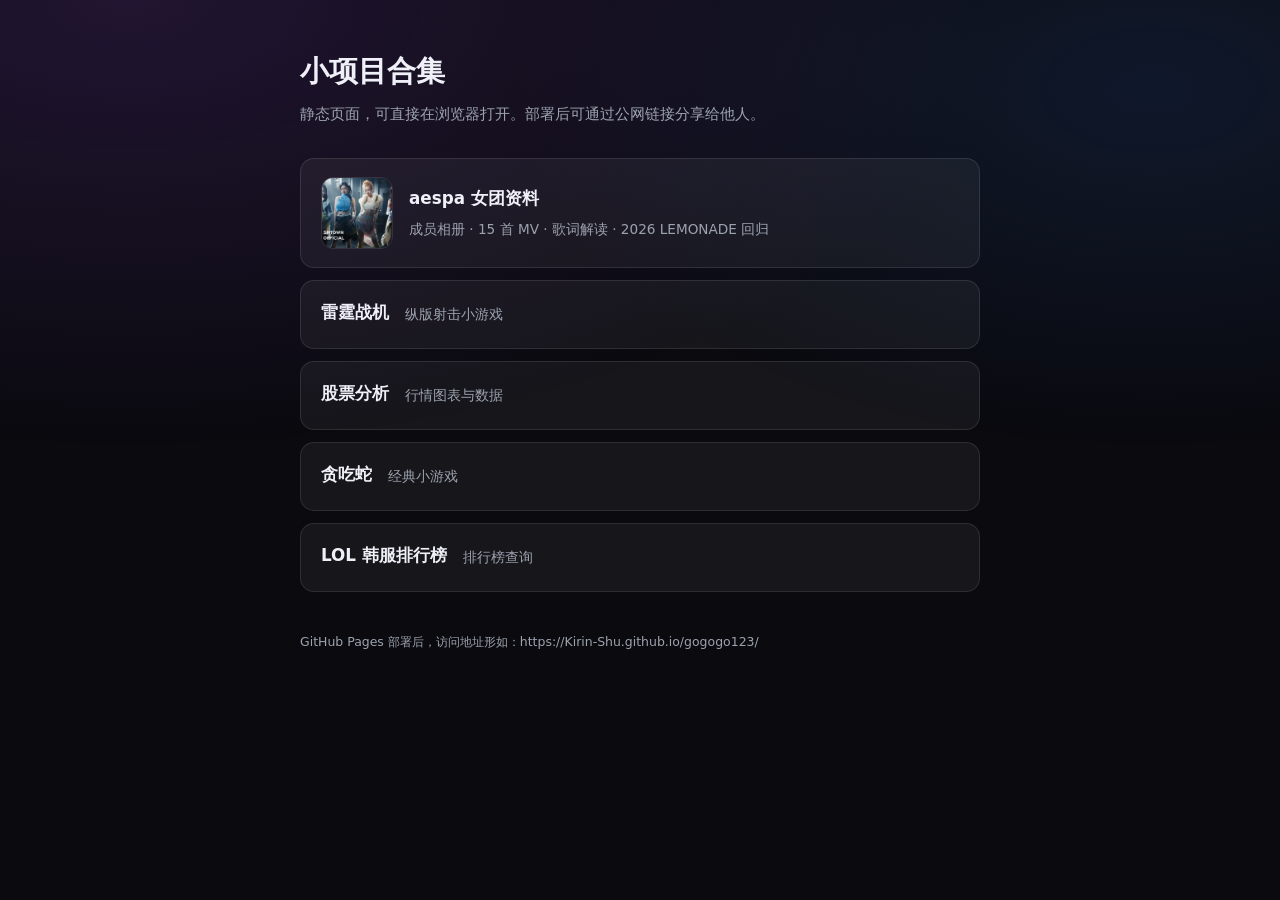
<file: index.html>
<!DOCTYPE html>
<html lang="zh-CN">
  <head>
    <meta charset="UTF-8" />
    <meta name="viewport" content="width=device-width, initial-scale=1" />
    <title>小项目合集</title>
    <style>
      :root {
        --bg: #0a0a0f;
        --card: rgba(255, 255, 255, 0.05);
        --border: rgba(255, 255, 255, 0.1);
        --text: #f0f0f8;
        --muted: #9ca3af;
        --accent: #a855f7;
      }
      * {
        box-sizing: border-box;
      }
      body {
        margin: 0;
        min-height: 100vh;
        font-family: "Segoe UI", "Noto Sans SC", system-ui, sans-serif;
        background: var(--bg);
        color: var(--text);
        line-height: 1.6;
      }
      body::before {
        content: "";
        position: fixed;
        inset: 0;
        background:
          radial-gradient(ellipse 70% 50% at 10% 0%, rgba(168, 85, 247, 0.15), transparent),
          radial-gradient(ellipse 50% 40% at 90% 10%, rgba(59, 130, 246, 0.12), transparent);
        pointer-events: none;
      }
      main {
        position: relative;
        max-width: 720px;
        margin: 0 auto;
        padding: 48px 20px 64px;
      }
      h1 {
        margin: 0 0 8px;
        font-size: 1.8rem;
      }
      .sub {
        color: var(--muted);
        margin: 0 0 32px;
        font-size: 0.95rem;
      }
      .grid {
        display: grid;
        gap: 12px;
      }
      a.card {
        display: flex;
        gap: 16px;
        align-items: center;
        padding: 18px 20px;
        border-radius: 14px;
        border: 1px solid var(--border);
        background: var(--card);
        color: inherit;
        text-decoration: none;
        transition: 0.2s;
      }
      a.card .card-thumb {
        flex: 0 0 72px;
        width: 72px;
        height: 72px;
        border-radius: 12px;
        object-fit: cover;
        border: 1px solid var(--border);
      }
      a.card .card-body {
        min-width: 0;
      }
      a.card:hover {
        border-color: rgba(168, 85, 247, 0.45);
        transform: translateY(-1px);
      }
      a.card strong {
        display: block;
        font-size: 1.05rem;
        margin-bottom: 4px;
      }
      a.card span {
        color: var(--muted);
        font-size: 0.85rem;
      }
      footer {
        margin-top: 40px;
        font-size: 0.78rem;
        color: var(--muted);
      }
    </style>
  </head>
  <body>
    <main>
      <h1>小项目合集</h1>
      <p class="sub">静态页面，可直接在浏览器打开。部署后可通过公网链接分享给他人。</p>
      <div class="grid">
        <a class="card" href="aespa/index.html">
          <img class="card-thumb" src="aespa/images/lemonade-cover.jpg" alt="" width="72" height="72" loading="lazy" />
          <div class="card-body">
            <strong>aespa 女团资料</strong>
            <span>成员相册 · 15 首 MV · 歌词解读 · 2026 LEMONADE 回归</span>
          </div>
        </a>
        <a class="card" href="thunder-fighter/index.html">
          <strong>雷霆战机</strong>
          <span>纵版射击小游戏</span>
        </a>
        <a class="card" href="stock-analysis/index.html">
          <strong>股票分析</strong>
          <span>行情图表与数据</span>
        </a>
        <a class="card" href="snake-game/index.html">
          <strong>贪吃蛇</strong>
          <span>经典小游戏</span>
        </a>
        <a class="card" href="lol-kr-leaderboard/index.html">
          <strong>LOL 韩服排行榜</strong>
          <span>排行榜查询</span>
        </a>
      </div>
      <footer>GitHub Pages 部署后，访问地址形如：https://Kirin-Shu.github.io/gogogo123/</footer>
    </main>
  </body>
</html>
</file>
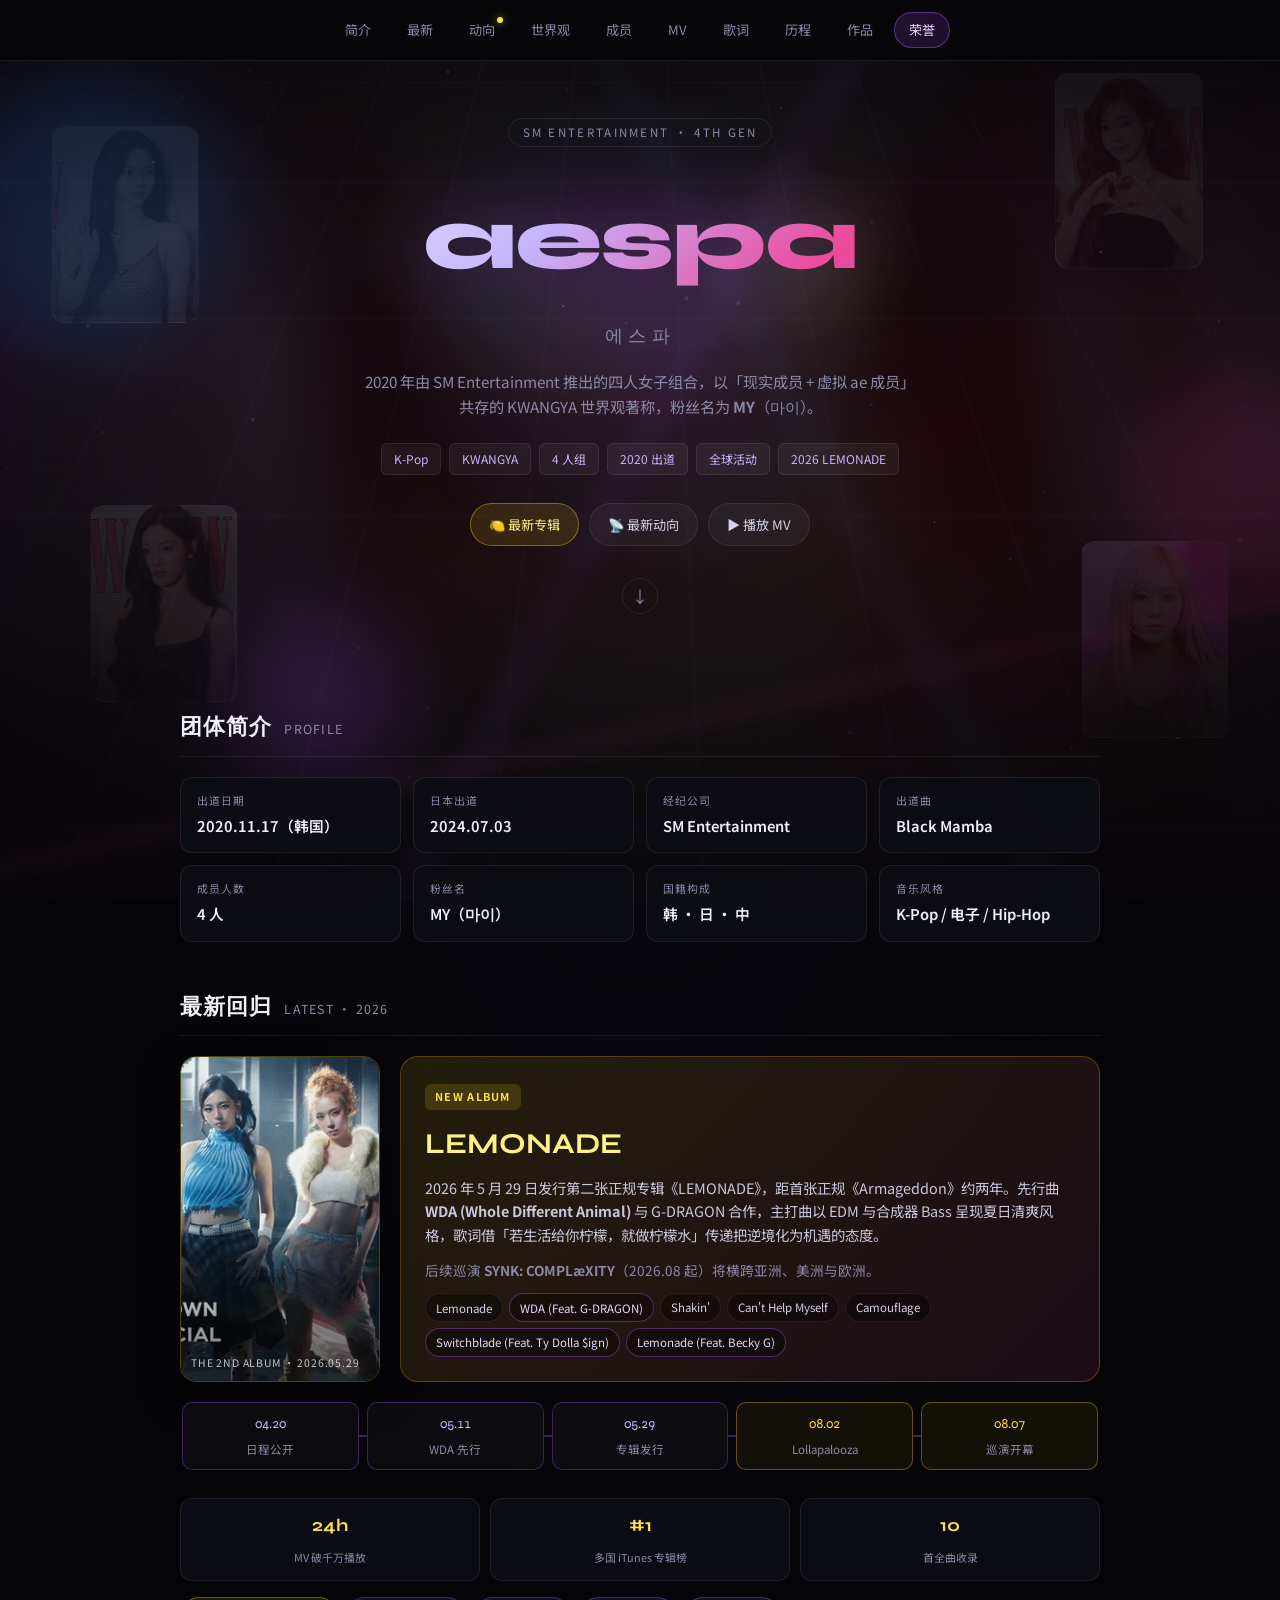
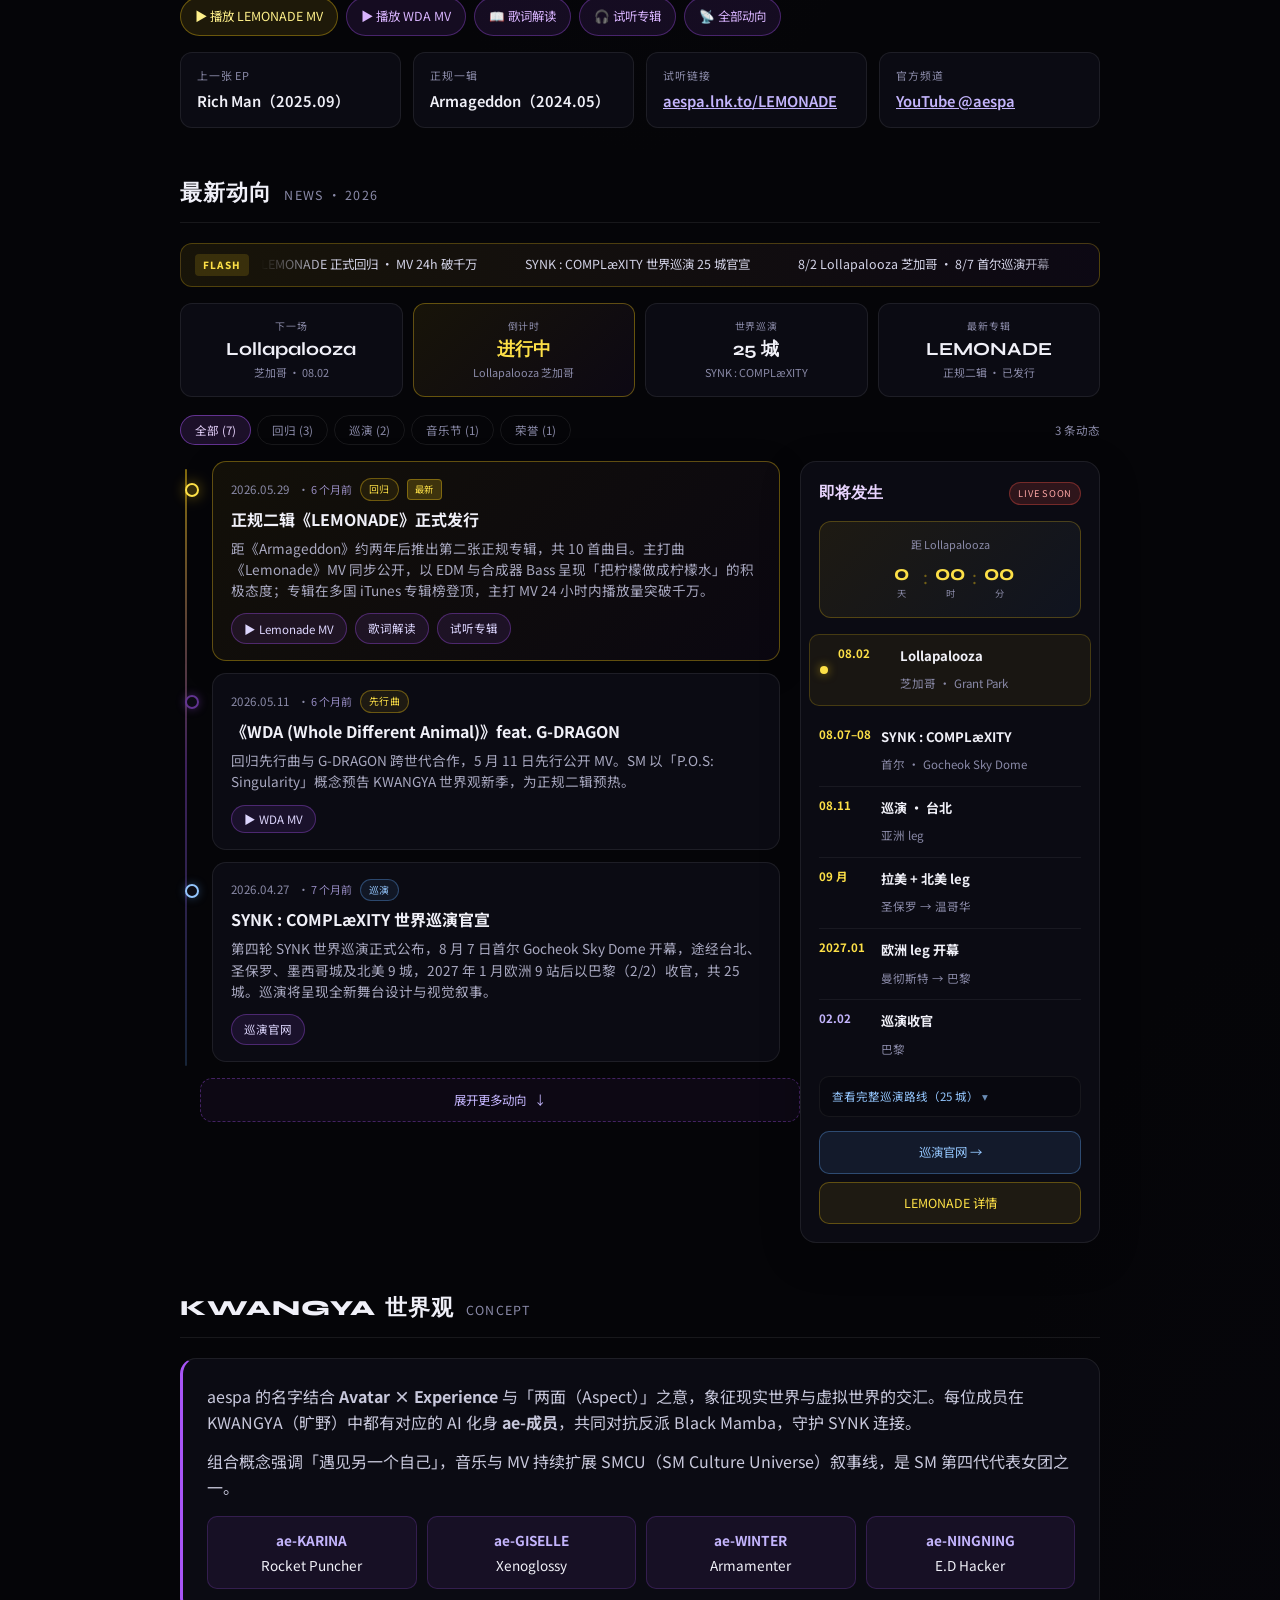
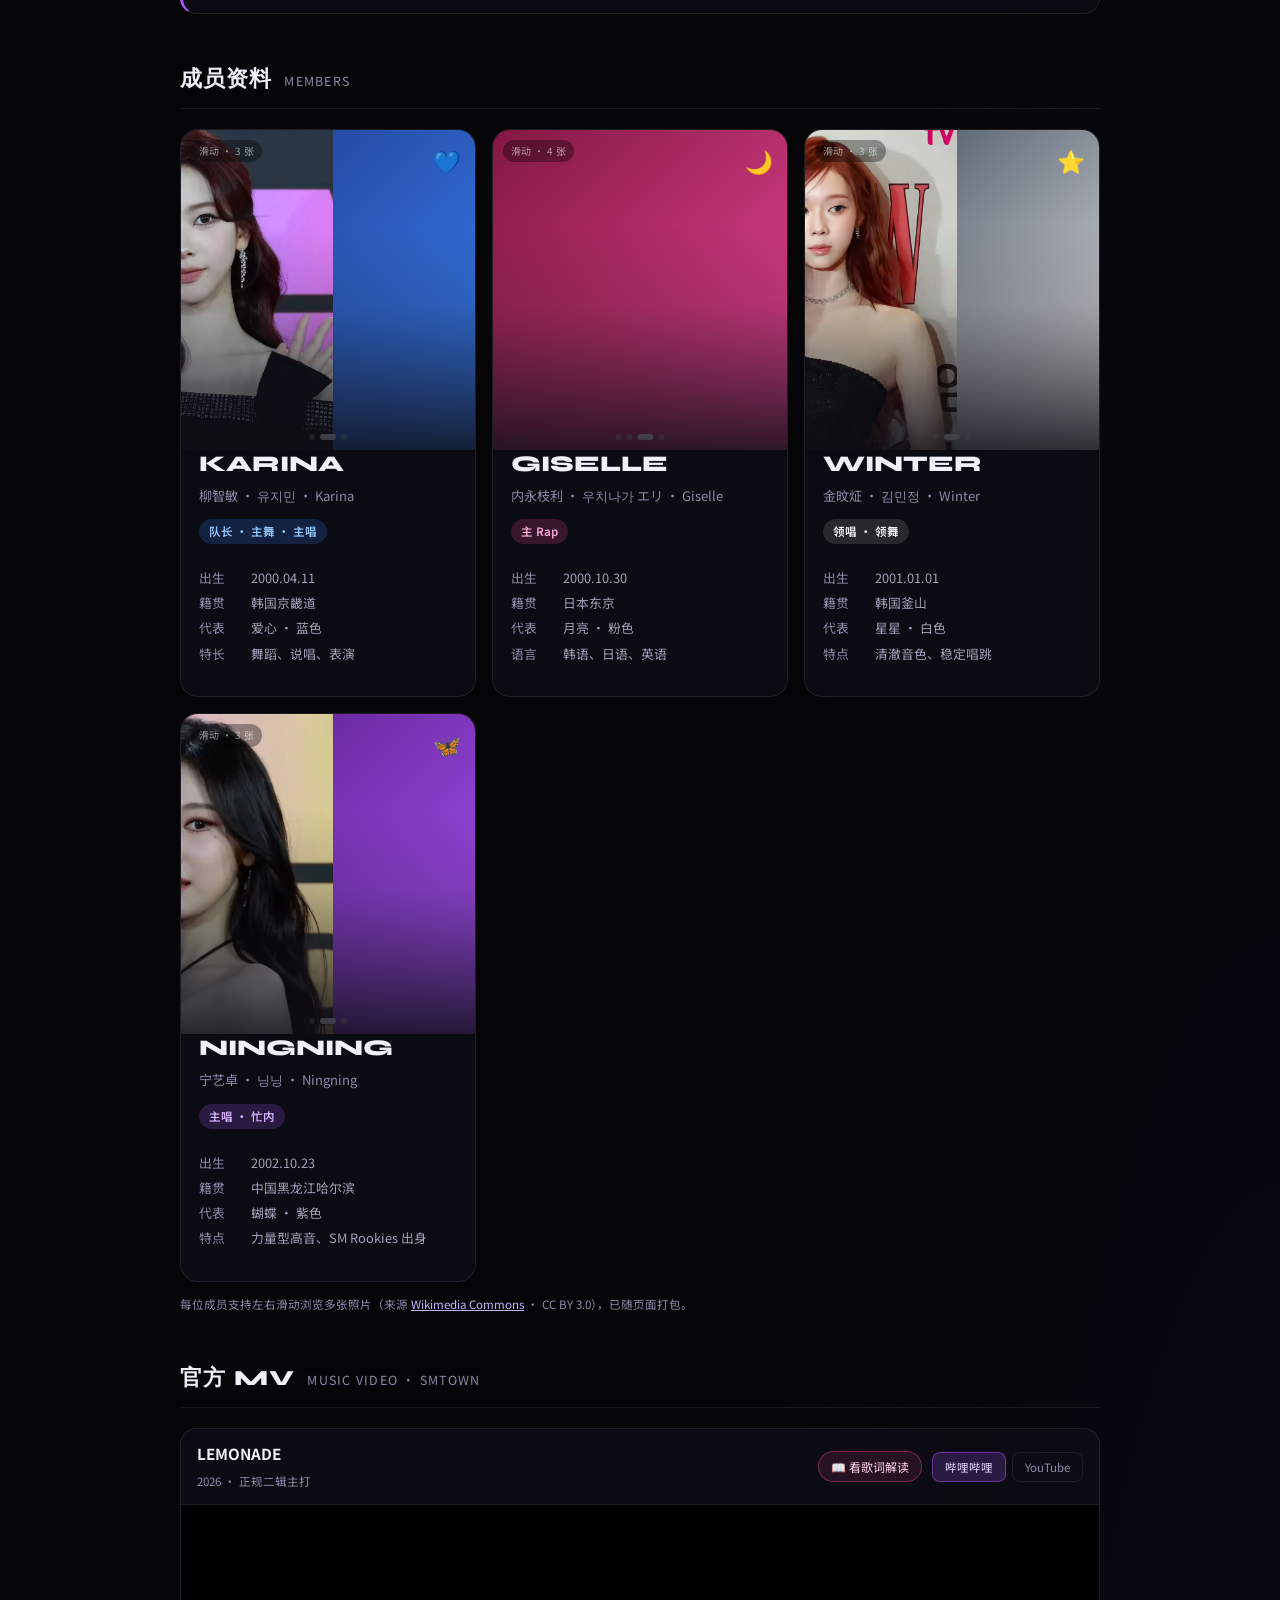
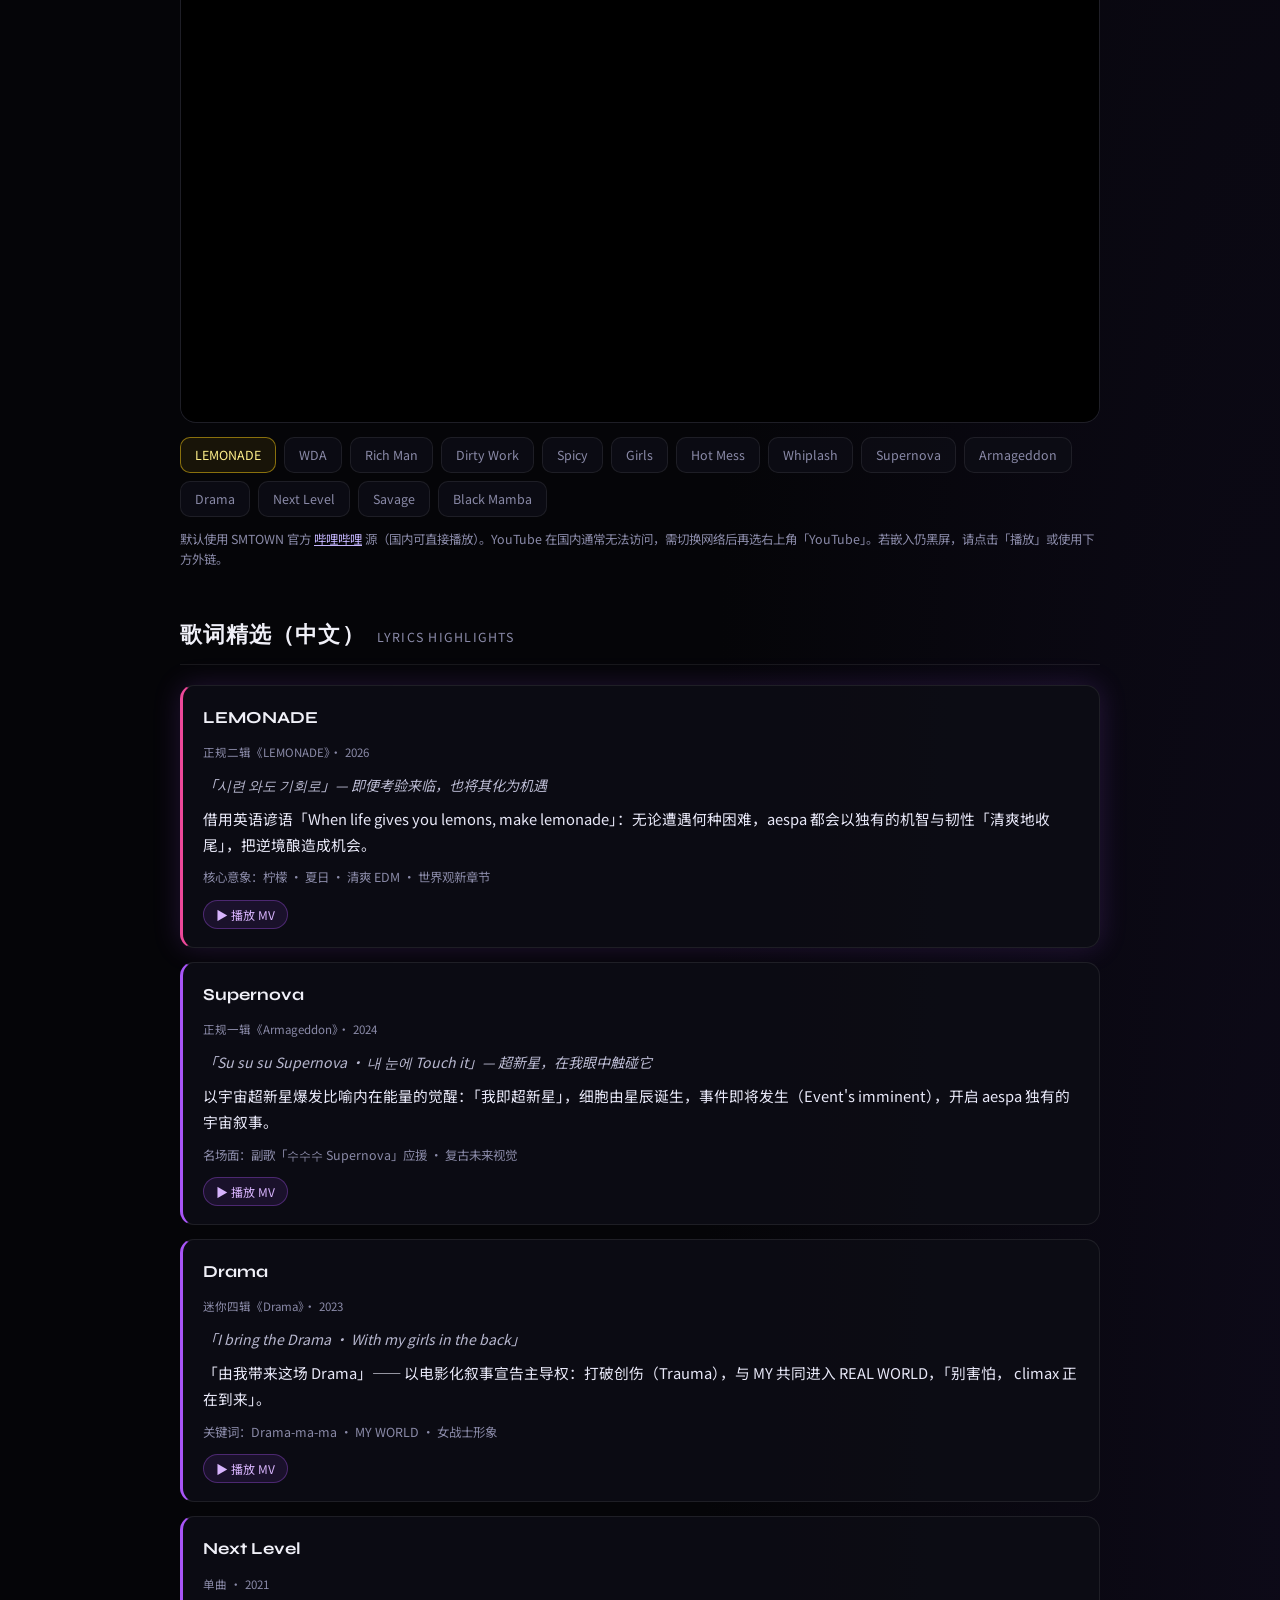
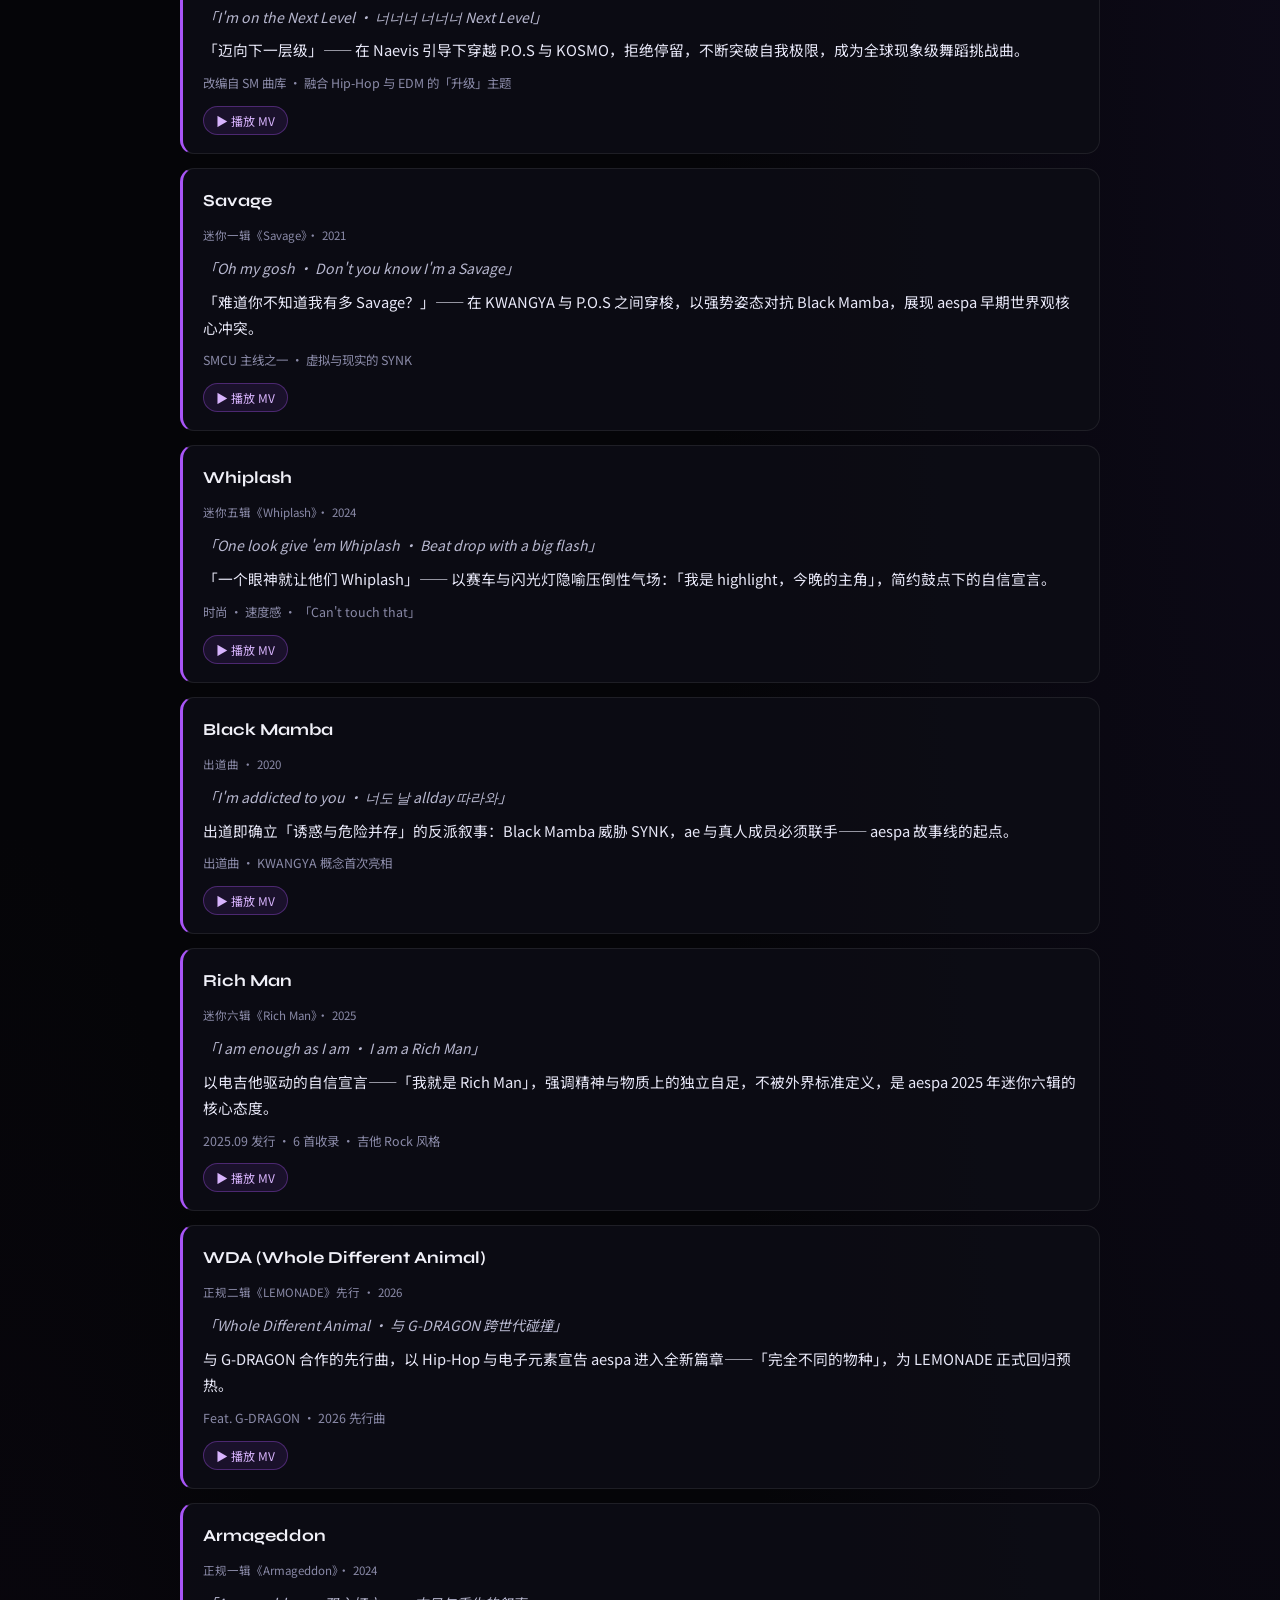
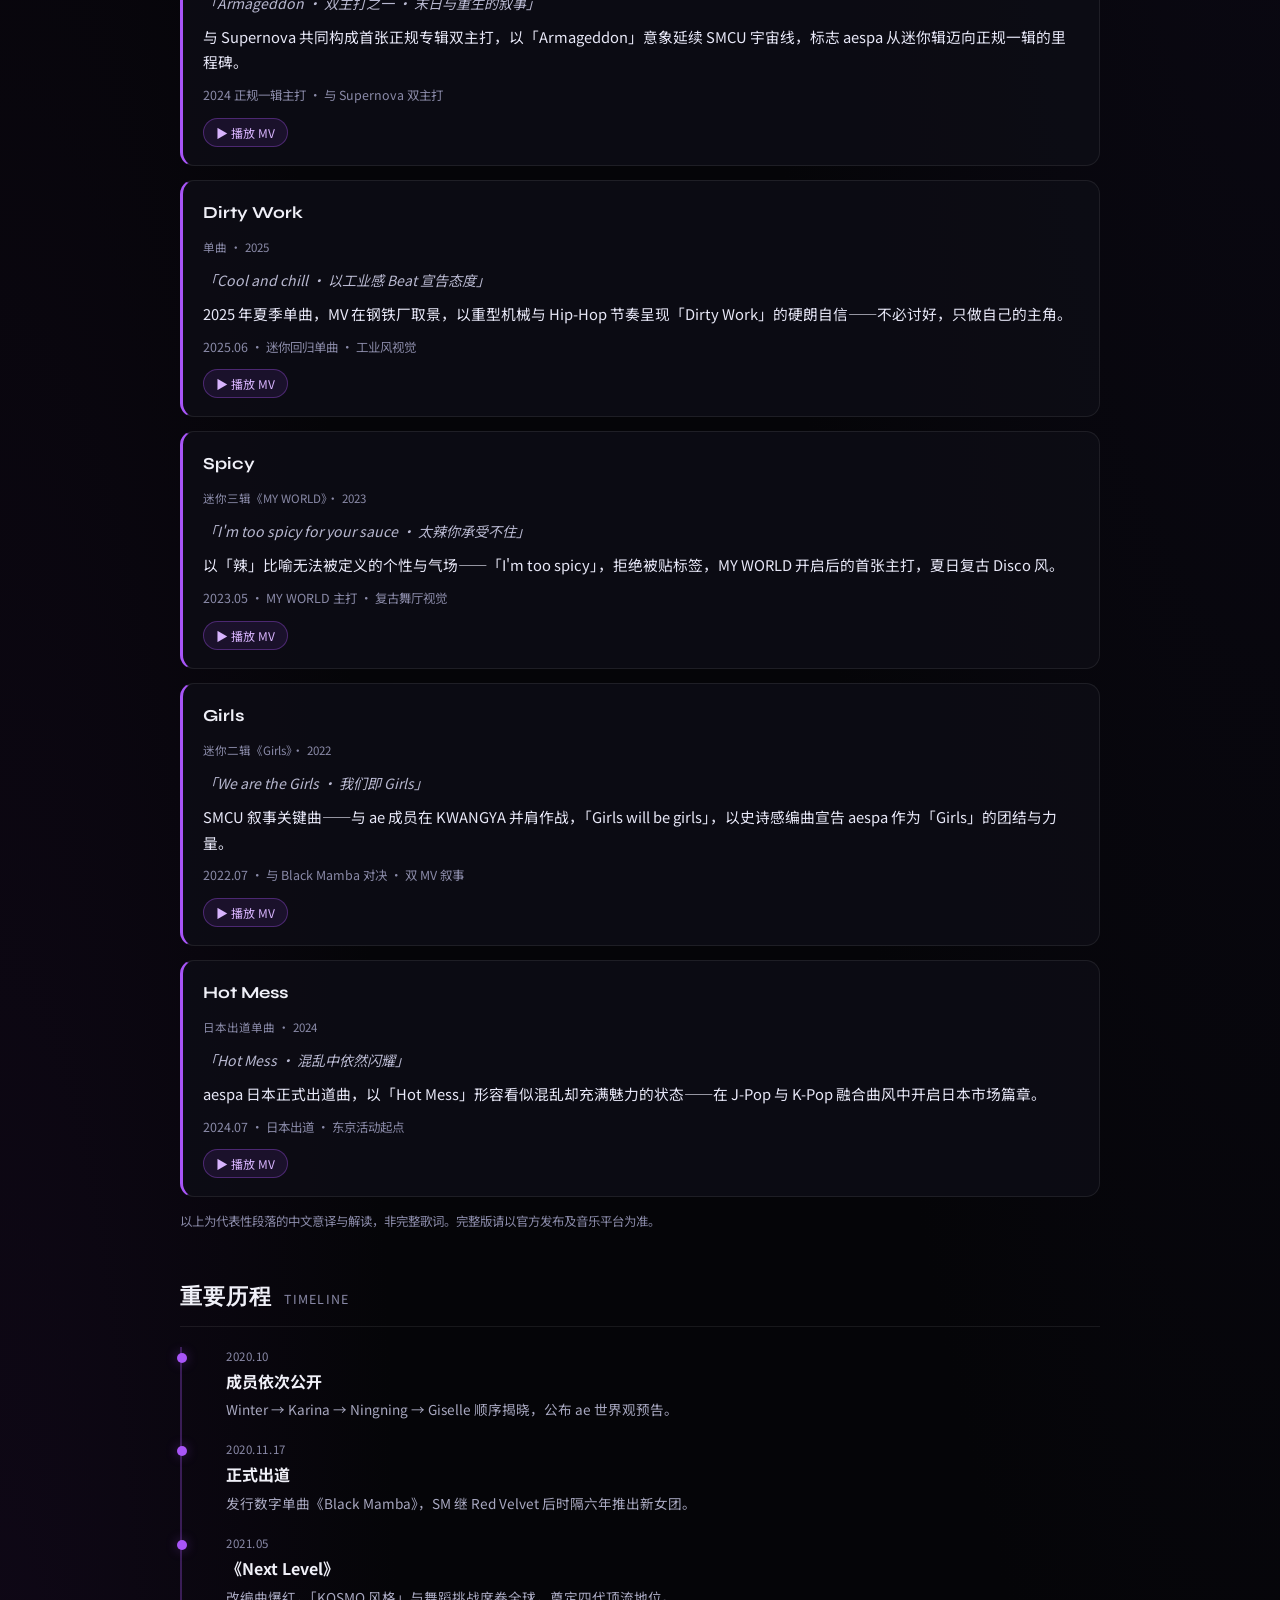
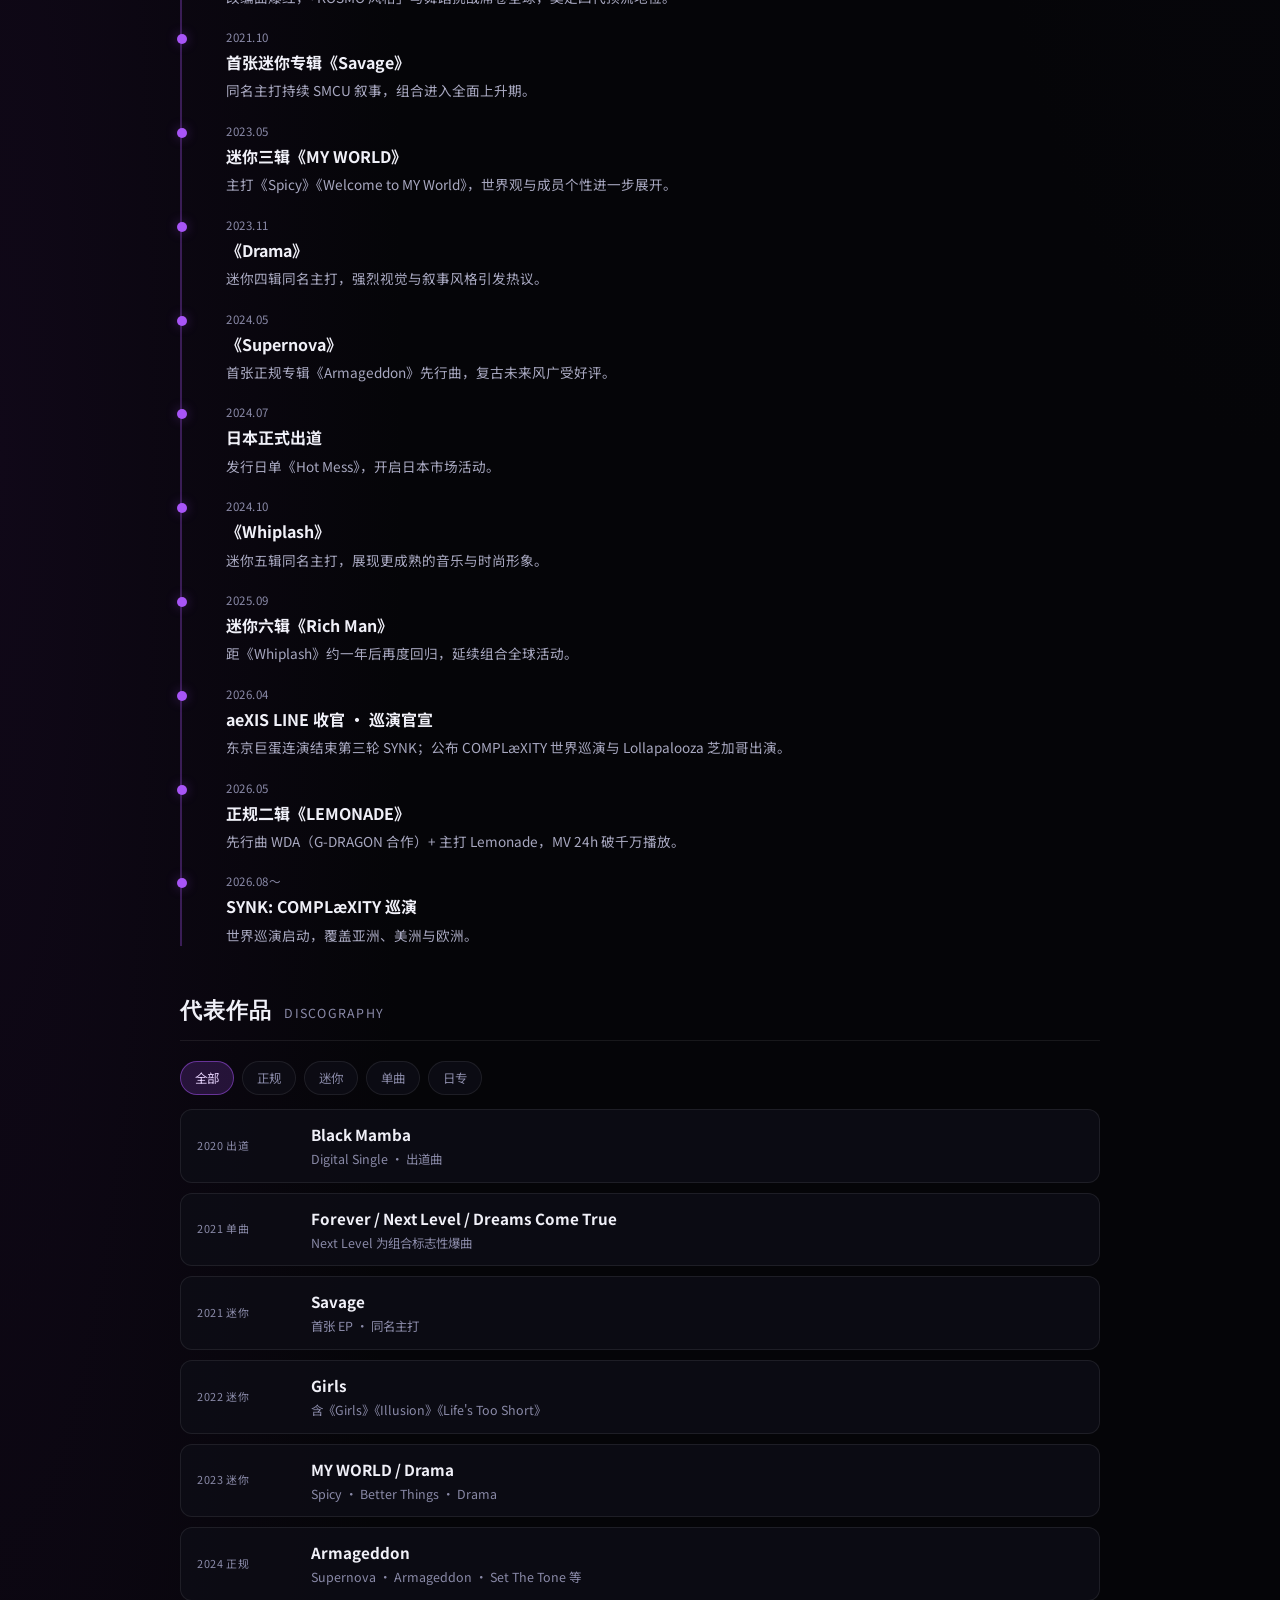
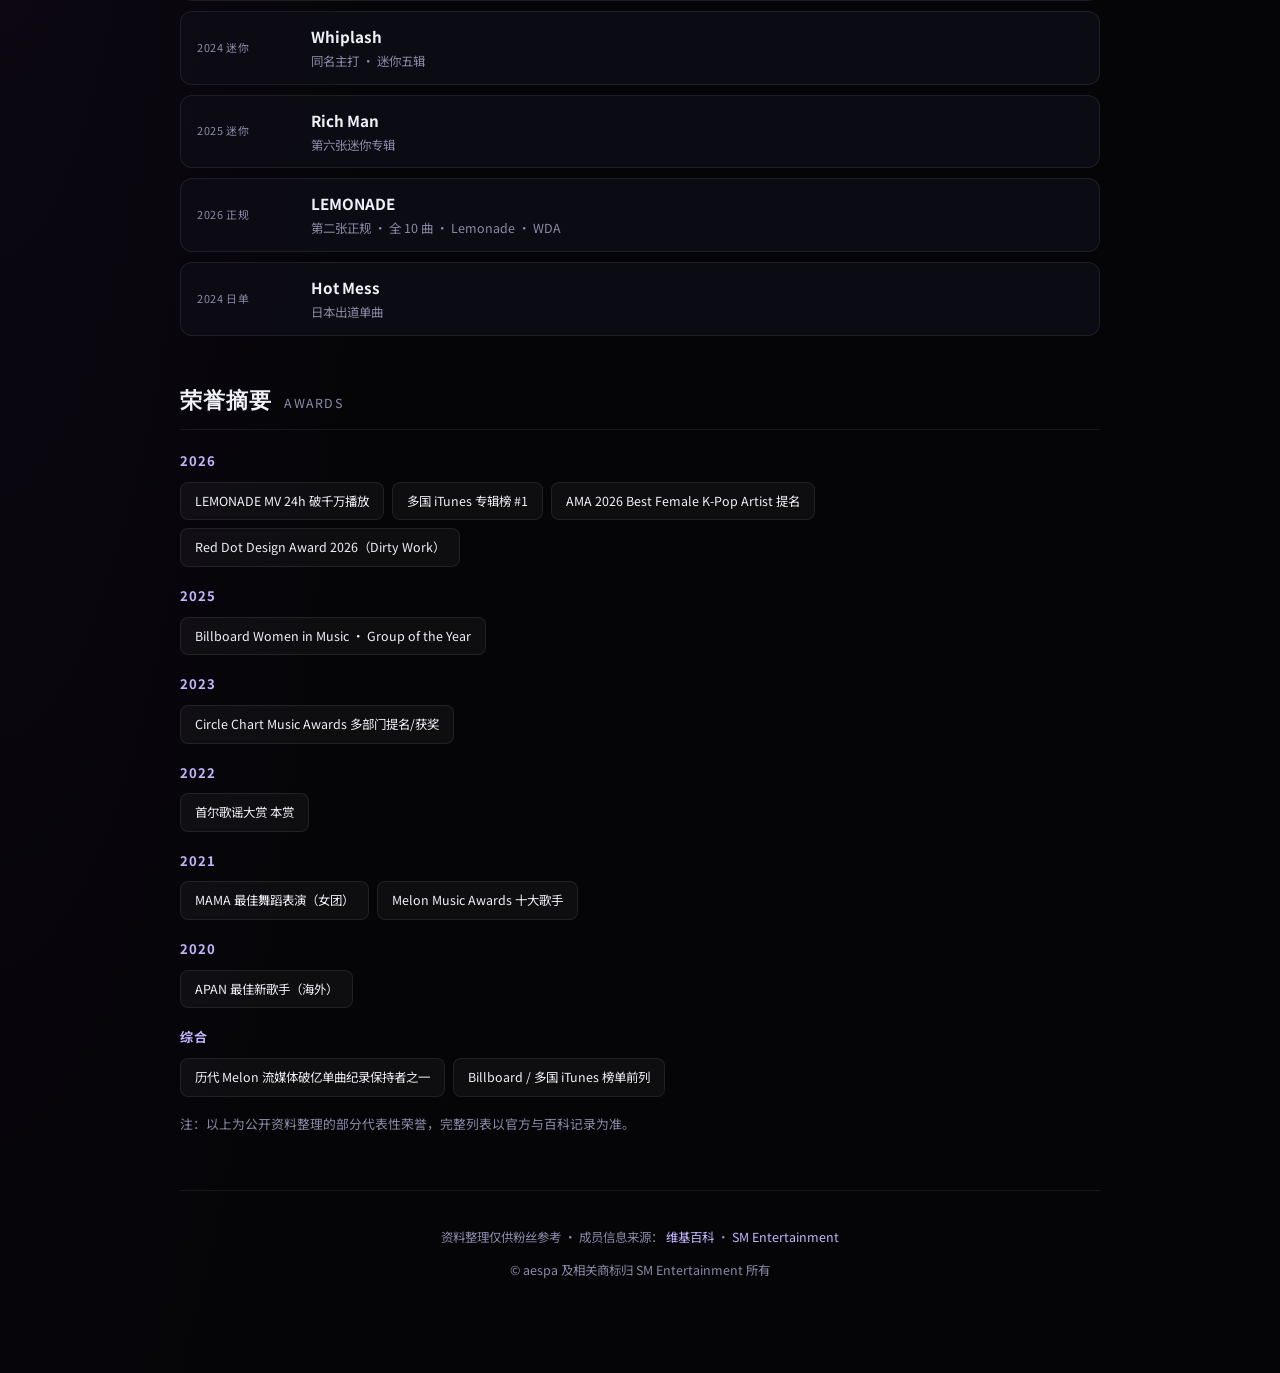
<file: aespa/index.html>
<!DOCTYPE html>
<html lang="zh-CN">
  <head>
    <meta charset="UTF-8" />
    <meta name="viewport" content="width=device-width, initial-scale=1" />
    <meta
      name="description"
      content="aespa（에스파）女团资料站：四位成员简介、官方 MV、中文歌词精选、KWANGYA 世界观、2026 最新回归 LEMONADE 与动向资讯。"
    />
    <meta property="og:type" content="website" />
    <meta property="og:title" content="aespa · 에스파 女团资料" />
    <meta
      property="og:description"
      content="aespa 成员、MV、歌词、历程与最新专辑 LEMONADE — 粉丝向中文资料页。"
    />
    <meta property="og:url" content="https://Kirin-Shu.github.io/gogogo123/aespa/" />
    <meta property="og:image" content="https://Kirin-Shu.github.io/gogogo123/aespa/images/og-share.jpg" />
    <meta property="og:locale" content="zh_CN" />
    <meta name="twitter:card" content="summary_large_image" />
    <meta name="twitter:title" content="aespa · 에스파 女团资料" />
    <meta
      name="twitter:description"
      content="aespa 成员、MV、歌词、历程与最新专辑 LEMONADE — 粉丝向中文资料页。"
    />
    <meta name="twitter:image" content="https://Kirin-Shu.github.io/gogogo123/aespa/images/og-share.jpg" />
    <link rel="icon" href="images/favicon.svg" type="image/svg+xml" />
    <link rel="apple-touch-icon" href="images/lemonade-cover.jpg" />
    <link rel="manifest" href="manifest.json" />
    <link rel="stylesheet" href="style.css" />
    <title>aespa · 에스파 女团资料</title>
    <link rel="preconnect" href="https://fonts.googleapis.com" />
    <link
      href="https://fonts.googleapis.com/css2?family=Noto+Sans+SC:wght@400;500;700;900&family=Syne:wght@700;800&display=swap"
      rel="stylesheet"
    />
  </head>
  <body>
    <div class="bg-scene" aria-hidden="true">
      <div class="bg-slideshow" id="bgSlideshow">
        <img class="bg-slide active" src="images/karina.jpg" alt="" decoding="async" fetchpriority="low" />
        <img class="bg-slide" data-src="images/giselle.jpg" alt="" decoding="async" />
        <img class="bg-slide" data-src="images/winter.jpg" alt="" decoding="async" />
        <img class="bg-slide" data-src="images/ningning.jpg" alt="" decoding="async" />
      </div>
      <div class="bg-floats">
        <div class="bg-float-card f1" style="background-image: url(images/karina.jpg)"></div>
        <div class="bg-float-card f2" style="background-image: url(images/winter.jpg)"></div>
        <div class="bg-float-card f3" style="background-image: url(images/giselle.jpg)"></div>
        <div class="bg-float-card f4" style="background-image: url(images/ningning.jpg)"></div>
      </div>
      <canvas id="bgCanvas"></canvas>
      <div class="bg-overlay"></div>
      <div class="bg-grid"></div>
      <div class="bg-synk"></div>
      <div class="bg-stars"></div>
      <span class="orb orb-1"></span>
      <span class="orb orb-2"></span>
      <span class="orb orb-3"></span>
      <span class="orb orb-4"></span>
    </div>
    <nav class="nav" id="mainNav">
      <div class="nav-inner">
        <a href="#about" data-nav="about">简介</a>
        <a href="#latest" data-nav="latest">最新</a>
        <a href="#updates" data-nav="updates" class="nav-hot">动向<span class="nav-dot" aria-hidden="true"></span></a>
        <a href="#concept" data-nav="concept">世界观</a>
        <a href="#members" data-nav="members">成员</a>
        <a href="#mv" data-nav="mv">MV</a>
        <a href="#lyrics" data-nav="lyrics">歌词</a>
        <a href="#timeline" data-nav="timeline">历程</a>
        <a href="#music" data-nav="music">作品</a>
        <a href="#awards" data-nav="awards">荣誉</a>
      </div>
    </nav>

    <main>
      <header class="hero">
        <div class="hero-badge">SM ENTERTAINMENT · 4TH GEN</div>
        <h1>aespa</h1>
        <p class="kr">에스파</p>
        <p class="hero-desc">
          2020 年由 SM Entertainment 推出的四人女子组合，以「现实成员 + 虚拟 ae 成员」共存的 KWANGYA 世界观著称，粉丝名为
          <strong>MY</strong>（마이）。
        </p>
        <div class="hero-tags">
          <span class="tag">K-Pop</span>
          <span class="tag">KWANGYA</span>
          <span class="tag">4 人组</span>
          <span class="tag">2020 出道</span>
          <span class="tag">全球活动</span>
          <span class="tag">2026 LEMONADE</span>
        </div>
        <div class="hero-cta">
          <a class="hero-cta-btn primary" href="#latest">🍋 最新专辑</a>
          <a class="hero-cta-btn" href="#updates">📡 最新动向</a>
          <button type="button" class="hero-cta-btn" data-song="lemonade">▶ 播放 MV</button>
        </div>
        <a class="hero-scroll-hint" href="#about" aria-label="向下浏览">↓</a>
      </header>

      <section id="about">
        <div class="section-head">
          <h2>团体简介</h2>
          <span>PROFILE</span>
        </div>
        <div class="info-grid">
          <div class="info-item">
            <div class="label">出道日期</div>
            <div class="val">2020.11.17（韩国）</div>
          </div>
          <div class="info-item">
            <div class="label">日本出道</div>
            <div class="val">2024.07.03</div>
          </div>
          <div class="info-item">
            <div class="label">经纪公司</div>
            <div class="val">SM Entertainment</div>
          </div>
          <div class="info-item">
            <div class="label">出道曲</div>
            <div class="val">Black Mamba</div>
          </div>
          <div class="info-item">
            <div class="label">成员人数</div>
            <div class="val">4 人</div>
          </div>
          <div class="info-item">
            <div class="label">粉丝名</div>
            <div class="val">MY（마이）</div>
          </div>
          <div class="info-item">
            <div class="label">国籍构成</div>
            <div class="val">韩 · 日 · 中</div>
          </div>
          <div class="info-item">
            <div class="label">音乐风格</div>
            <div class="val">K-Pop / 电子 / Hip-Hop</div>
          </div>
        </div>
      </section>

      <section id="latest">
        <div class="section-head">
          <h2>最新回归</h2>
          <span>LATEST · 2026</span>
        </div>
        <div class="comeback-showcase">
          <div class="comeback-cover">
            <img src="images/lemonade-cover.jpg" alt="LEMONADE 专辑封面" loading="lazy" decoding="async" />
            <div class="comeback-cover-glow"></div>
            <span class="comeback-cover-label">THE 2ND ALBUM · 2026.05.29</span>
          </div>
          <div class="comeback-banner">
            <span class="new-badge">NEW ALBUM</span>
            <h3>LEMONADE</h3>
            <p>
              2026 年 5 月 29 日发行第二张正规专辑《LEMONADE》，距首张正规《Armageddon》约两年。先行曲
              <strong>WDA (Whole Different Animal)</strong> 与 G-DRAGON 合作，主打曲以 EDM 与合成器 Bass 呈现夏日清爽风格，歌词借「若生活给你柠檬，就做柠檬水」传递把逆境化为机遇的态度。
            </p>
            <p style="font-size: 0.85rem; color: var(--muted); margin-bottom: 0">
              后续巡演 <strong>SYNK: COMPLæXITY</strong>（2026.08 起）将横跨亚洲、美洲与欧洲。
            </p>
            <div class="track-pills">
              <button type="button" class="track-pill track-pill-btn" data-song="lemonade">Lemonade</button>
              <button type="button" class="track-pill track-pill-btn feat" data-song="wda">WDA (Feat. G-DRAGON)</button>
              <span class="track-pill">Shakin'</span>
              <span class="track-pill">Can't Help Myself</span>
              <span class="track-pill">Camouflage</span>
              <span class="track-pill feat">Switchblade (Feat. Ty Dolla $ign)</span>
              <span class="track-pill feat">Lemonade (Feat. Becky G)</span>
            </div>
          </div>
        </div>
        <div class="comeback-chronology" aria-label="LEMONADE 回归时间线">
          <div class="chrono-item done"><span>04.20</span>日程公开</div>
          <div class="chrono-item done"><span>05.11</span>WDA 先行</div>
          <div class="chrono-item done"><span>05.29</span>专辑发行</div>
          <div class="chrono-item next"><span>08.02</span>Lollapalooza</div>
          <div class="chrono-item next"><span>08.07</span>巡演开幕</div>
        </div>
        <div class="comeback-stats">
          <div class="comeback-stat"><b>24h</b><span>MV 破千万播放</span></div>
          <div class="comeback-stat"><b>#1</b><span>多国 iTunes 专辑榜</span></div>
          <div class="comeback-stat"><b>10</b><span>首全曲收录</span></div>
        </div>
        <div class="comeback-actions">
          <button type="button" class="comeback-btn" data-song="lemonade">▶ 播放 LEMONADE MV</button>
          <button type="button" class="comeback-btn secondary" data-song="wda">▶ 播放 WDA MV</button>
          <a class="comeback-btn secondary" href="#lyric-lemonade">📖 歌词解读</a>
          <a class="comeback-btn secondary" href="https://aespa.lnk.to/LEMONADE" target="_blank" rel="noopener">🎧 试听专辑</a>
          <a class="comeback-btn secondary" href="#updates">📡 全部动向</a>
        </div>
        <div class="info-grid">
          <div class="info-item">
            <div class="label">上一张 EP</div>
            <div class="val">Rich Man（2025.09）</div>
          </div>
          <div class="info-item">
            <div class="label">正规一辑</div>
            <div class="val">Armageddon（2024.05）</div>
          </div>
          <div class="info-item">
            <div class="label">试听链接</div>
            <div class="val"><a href="https://aespa.lnk.to/LEMONADE" target="_blank" rel="noopener" style="color: #c4b5fd">aespa.lnk.to/LEMONADE</a></div>
          </div>
          <div class="info-item">
            <div class="label">官方频道</div>
            <div class="val"><a href="https://www.youtube.com/c/aespa" target="_blank" rel="noopener" style="color: #c4b5fd">YouTube @aespa</a></div>
          </div>
        </div>
      </section>

      <section id="updates">
        <div class="section-head">
          <h2>最新动向</h2>
          <span>NEWS · 2026</span>
        </div>

        <div class="updates-ticker" aria-label="滚动资讯">
          <span class="ticker-label">FLASH</span>
          <div class="ticker-viewport">
            <div class="ticker-track">
              <span>LEMONADE 正式回归 · MV 24h 破千万</span>
              <span>SYNK : COMPLæXITY 世界巡演 25 城官宣</span>
              <span>8/2 Lollapalooza 芝加哥 · 8/7 首尔巡演开幕</span>
              <span>AMA 2026 · Red Dot · Billboard 荣誉连击</span>
              <span>LEMONADE 正式回归 · MV 24h 破千万</span>
              <span>SYNK : COMPLæXITY 世界巡演 25 城官宣</span>
              <span>8/2 Lollapalooza 芝加哥 · 8/7 首尔巡演开幕</span>
              <span>AMA 2026 · Red Dot · Billboard 荣誉连击</span>
            </div>
          </div>
        </div>

        <div class="updates-spotlight">
          <a class="updates-spotlight-item" href="#updates" data-scroll="festival">
            <span class="spotlight-label">下一场</span>
            <strong>Lollapalooza</strong>
            <span class="spotlight-sub">芝加哥 · 08.02</span>
          </a>
          <a class="updates-spotlight-item accent" href="#updates">
            <span class="spotlight-label">倒计时</span>
            <strong id="updatesCountdown">—</strong>
            <span class="spotlight-sub" id="updatesCountdownSub">距音乐节开幕</span>
          </a>
          <a class="updates-spotlight-item" href="https://www.aespaworldtour.com/" target="_blank" rel="noopener">
            <span class="spotlight-label">世界巡演</span>
            <strong>25 城</strong>
            <span class="spotlight-sub">SYNK : COMPLæXITY</span>
          </a>
          <a class="updates-spotlight-item" href="#latest">
            <span class="spotlight-label">最新专辑</span>
            <strong>LEMONADE</strong>
            <span class="spotlight-sub">正规二辑 · 已发行</span>
          </a>
        </div>

        <div class="updates-toolbar">
          <div class="updates-filters" id="updateFilters" role="tablist" aria-label="动向分类">
            <button type="button" class="updates-filter active" data-filter="all" role="tab" aria-selected="true">全部</button>
            <button type="button" class="updates-filter" data-filter="music" role="tab" aria-selected="false">回归</button>
            <button type="button" class="updates-filter" data-filter="tour" role="tab" aria-selected="false">巡演</button>
            <button type="button" class="updates-filter" data-filter="festival" role="tab" aria-selected="false">音乐节</button>
            <button type="button" class="updates-filter" data-filter="award" role="tab" aria-selected="false">荣誉</button>
          </div>
          <span class="updates-count" id="updateCount">7 条动态</span>
        </div>

        <div class="updates-empty" id="updatesEmpty" hidden>
          <p>该分类暂无匹配动向</p>
          <button type="button" class="updates-empty-btn" id="updatesResetFilter">查看全部</button>
        </div>

        <div class="updates-layout">
          <div class="updates-main">
            <div class="updates-feed" id="updatesFeed">
            <article class="update-card highlight" data-cat="music">
              <div class="update-rail" aria-hidden="true"></div>
              <div class="update-body">
                <div class="update-meta">
                  <time datetime="2026-05-29">2026.05.29</time>
                  <span class="update-relative" data-date="2026-05-29"></span>
                  <span class="update-tag music">回归</span>
                  <span class="update-badge-new">最新</span>
                </div>
                <h3>正规二辑《LEMONADE》正式发行</h3>
                <p>
                  距《Armageddon》约两年后推出第二张正规专辑，共 10 首曲目。主打曲《Lemonade》MV 同步公开，以 EDM 与合成器 Bass 呈现「把柠檬做成柠檬水」的积极态度；专辑在多国 iTunes 专辑榜登顶，主打 MV 24 小时内播放量突破千万。
                </p>
                <div class="update-links">
                  <button type="button" class="update-link" data-song="lemonade">▶ Lemonade MV</button>
                  <a class="update-link" href="#lyric-lemonade">歌词解读</a>
                  <a class="update-link" href="https://aespa.lnk.to/LEMONADE" target="_blank" rel="noopener">试听专辑</a>
                </div>
              </div>
            </article>
            <article class="update-card" data-cat="music">
              <div class="update-rail" aria-hidden="true"></div>
              <div class="update-body">
                <div class="update-meta">
                  <time datetime="2026-05-11">2026.05.11</time>
                  <span class="update-relative" data-date="2026-05-11"></span>
                  <span class="update-tag music">先行曲</span>
                </div>
                <h3>《WDA (Whole Different Animal)》feat. G-DRAGON</h3>
                <p>
                  回归先行曲与 G-DRAGON 跨世代合作，5 月 11 日先行公开 MV。SM 以「P.O.S: Singularity」概念预告 KWANGYA 世界观新季，为正规二辑预热。
                </p>
                <div class="update-links">
                  <button type="button" class="update-link" data-song="wda">▶ WDA MV</button>
                </div>
              </div>
            </article>
            <article class="update-card" data-cat="tour">
              <div class="update-rail" aria-hidden="true"></div>
              <div class="update-body">
                <div class="update-meta">
                  <time datetime="2026-04-27">2026.04.27</time>
                  <span class="update-relative" data-date="2026-04-27"></span>
                  <span class="update-tag tour">巡演</span>
                </div>
                <h3>SYNK : COMPLæXITY 世界巡演官宣</h3>
                <p>
                  第四轮 SYNK 世界巡演正式公布，8 月 7 日首尔 Gocheok Sky Dome 开幕，途经台北、圣保罗、墨西哥城及北美 9 城，2027 年 1 月欧洲 9 站后以巴黎（2/2）收官，共 25 城。巡演将呈现全新舞台设计与视觉叙事。
                </p>
                <div class="update-links">
                  <a class="update-link" href="https://www.aespaworldtour.com/" target="_blank" rel="noopener">巡演官网</a>
                </div>
              </div>
            </article>
            <article class="update-card update-more" data-cat="tour">
              <div class="update-rail" aria-hidden="true"></div>
              <div class="update-body">
                <div class="update-meta">
                  <time datetime="2026-04-26">2026.04.26</time>
                  <span class="update-relative" data-date="2026-04-26"></span>
                  <span class="update-tag tour">巡演</span>
                </div>
                <h3>SYNK : aeXIS LINE 东京巨蛋圆满收官</h3>
                <p>
                  第三轮 SYNK 巡演亚洲 leg 在东京巨蛋连演两日后结束。本轮巡演自 2025 年 8 月启动，历经首尔、香港、澳门、印尼、大阪等地，累计约 33.6 万人次观演，为《Rich Man》时期划上句号。
                </p>
              </div>
            </article>
            <article class="update-card update-more" data-cat="festival" id="update-festival">
              <div class="update-rail" aria-hidden="true"></div>
              <div class="update-body">
                <div class="update-meta">
                  <time datetime="2026-04-27">2026.04.27</time>
                  <span class="update-relative" data-date="2026-04-27"></span>
                  <span class="update-tag festival">音乐节</span>
                </div>
                <h3>确认出演 Lollapalooza 2026 芝加哥</h3>
                <p>
                  8 月 2 日（巡演首尔站前）登陆芝加哥 Grant Park Lollapalooza 音乐节，为北美粉丝提前预览 COMPLæXITY 舞台。继 2022 Coachella、2023 Outside Lands 后再次亮相美国顶级音乐节。
                </p>
              </div>
            </article>
            <article class="update-card update-more" data-cat="award">
              <div class="update-rail" aria-hidden="true"></div>
              <div class="update-body">
                <div class="update-meta">
                  <time datetime="2026">2026</time>
                  <span class="update-tag award">荣誉</span>
                </div>
                <h3>AMA 2026 · Red Dot · Billboard 三连击</h3>
                <p>
                  获 American Music Awards 2026「Best Female K-Pop Artist」提名；单曲《Dirty Work》「Dirty Case Ver.」获 Red Dot Design Award 2026 产品设计类奖项；并斩获 Billboard Women in Music 2025「Group of the Year」，全球影响力持续扩大。
                </p>
              </div>
            </article>
            <article class="update-card update-more" data-cat="music">
              <div class="update-rail" aria-hidden="true"></div>
              <div class="update-body">
                <div class="update-meta">
                  <time datetime="2026-04-20">2026.04.20</time>
                  <span class="update-relative" data-date="2026-04-20"></span>
                  <span class="update-tag music">预告</span>
                </div>
                <h3>《LEMONADE》回归日程公开</h3>
                <p>
                  SM 正式公布 5 月 29 日发行正规二辑，随后释出「ComplæXity」预告片、Highlight Medley 及「Make It Lemonade」概念片，完整回归宣传周期自 4 月下旬起全面铺开。
                </p>
              </div>
            </article>
            </div>

            <button type="button" class="updates-expand" id="updatesExpand" aria-expanded="false">
              <span class="expand-label">展开更多动向</span>
              <span class="expand-icon" aria-hidden="true">↓</span>
            </button>
          </div>

          <aside class="updates-aside">
            <div class="updates-aside-head">
              <h3 class="updates-aside-title">即将发生</h3>
              <span class="updates-live-pill">LIVE SOON</span>
            </div>
            <div class="updates-countdown-box">
              <span class="countdown-label">距 Lollapalooza</span>
              <div class="countdown-digits" id="asideCountdown">
                <span><b id="cdDays">—</b><small>天</small></span>
                <span class="cd-sep">:</span>
                <span><b id="cdHours">—</b><small>时</small></span>
                <span class="cd-sep">:</span>
                <span><b id="cdMins">—</b><small>分</small></span>
              </div>
            </div>
            <ol class="upcoming-list">
              <li class="upcoming-next">
                <span class="upcoming-dot" aria-hidden="true"></span>
                <time datetime="2026-08-02">08.02</time>
                <div>
                  <strong>Lollapalooza</strong>
                  <span>芝加哥 · Grant Park</span>
                </div>
              </li>
              <li>
                <time datetime="2026-08-07">08.07–08</time>
                <div>
                  <strong>SYNK : COMPLæXITY</strong>
                  <span>首尔 · Gocheok Sky Dome</span>
                </div>
              </li>
              <li>
                <time datetime="2026-08-11">08.11</time>
                <div>
                  <strong>巡演 · 台北</strong>
                  <span>亚洲 leg</span>
                </div>
              </li>
              <li>
                <time datetime="2026-09">09 月</time>
                <div>
                  <strong>拉美 + 北美 leg</strong>
                  <span>圣保罗 → 温哥华</span>
                </div>
              </li>
              <li>
                <time datetime="2027-01">2027.01</time>
                <div>
                  <strong>欧洲 leg 开幕</strong>
                  <span>曼彻斯特 → 巴黎</span>
                </div>
              </li>
              <li class="upcoming-finale">
                <time datetime="2027-02-02">02.02</time>
                <div>
                  <strong>巡演收官</strong>
                  <span>巴黎</span>
                </div>
              </li>
            </ol>
            <details class="tour-details">
              <summary>查看完整巡演路线（25 城）</summary>
              <ul class="tour-cities">
                <li><time>08.07–08</time> 首尔 · Gocheok Sky Dome</li>
                <li><time>08.11</time> 台北</li>
                <li><time>09.04</time> 圣保罗</li>
                <li><time>09.06</time> 圣地亚哥</li>
                <li><time>09.11</time> 墨西哥城</li>
                <li><time>09.15</time> 哈密尔顿</li>
                <li><time>09.18</time> 纽约 Elmont</li>
                <li><time>09.22</time> 华盛顿</li>
                <li><time>09.24</time> 亚特兰大</li>
                <li><time>09.26</time> 迈阿密</li>
                <li><time>09.29</time> 达拉斯</li>
                <li><time>10.03</time> 洛杉矶</li>
                <li><time>10.06</time> 奥克兰</li>
                <li><time>10.09</time> 西雅图</li>
                <li><time>10.11</time> 温哥华</li>
                <li><time>2027.01.14</time> 曼彻斯特</li>
                <li><time>01.16</time> 伦敦</li>
                <li><time>01.19</time> 阿姆斯特丹</li>
                <li><time>01.22</time> 斯德哥尔摩</li>
                <li><time>01.24</time> 哥本哈根</li>
                <li><time>01.26</time> 柏林</li>
                <li><time>01.29</time> 米兰</li>
                <li><time>01.31</time> 巴塞罗那</li>
                <li><time>02.02</time> 巴黎（收官）</li>
              </ul>
            </details>
            <div class="updates-aside-links">
              <a class="updates-aside-btn" href="https://www.aespaworldtour.com/" target="_blank" rel="noopener">巡演官网 →</a>
              <a class="updates-aside-btn secondary" href="#latest">LEMONADE 详情</a>
            </div>
          </aside>
        </div>
      </section>

      <section id="concept">
        <div class="section-head">
          <h2>KWANGYA 世界观</h2>
          <span>CONCEPT</span>
        </div>
        <div class="concept-box">
          <p>
            aespa 的名字结合 <strong>Avatar × Experience</strong> 与「两面（Aspect）」之意，象征现实世界与虚拟世界的交汇。每位成员在
            KWANGYA（旷野）中都有对应的 AI 化身 <strong>ae-成员</strong>，共同对抗反派 Black Mamba，守护 SYNK 连接。
          </p>
          <p>
            组合概念强调「遇见另一个自己」，音乐与 MV 持续扩展 SMCU（SM Culture Universe）叙事线，是 SM 第四代代表女团之一。
          </p>
          <div class="ae-list">
            <div class="ae-chip" role="button" tabindex="0" data-member="karina"><b>ae-KARINA</b>Rocket Puncher</div>
            <div class="ae-chip" role="button" tabindex="0" data-member="giselle"><b>ae-GISELLE</b>Xenoglossy</div>
            <div class="ae-chip" role="button" tabindex="0" data-member="winter"><b>ae-WINTER</b>Armamenter</div>
            <div class="ae-chip" role="button" tabindex="0" data-member="ningning"><b>ae-NINGNING</b>E.D Hacker</div>
          </div>
        </div>
      </section>

      <section id="members">
        <div class="section-head">
          <h2>成员资料</h2>
          <span>MEMBERS</span>
        </div>
        <div class="members">
          <article class="member karina" id="member-karina">
            <div class="member-visual has-photo">
              <div class="member-gallery" data-member="karina">
                <div class="member-gallery-track">
                  <picture class="member-photo-wrap"><source type="image/webp" srcset="images/karina.webp" /><img class="member-photo" src="images/karina.jpg" alt="KARINA 柳智敏 · Love Your W" loading="lazy" decoding="async" /></picture>
                  <picture class="member-photo-wrap"><source type="image/webp" srcset="images/karina-2.webp" /><img class="member-photo" src="images/karina-2.jpg" alt="KARINA 柳智敏 · MMA 2024" loading="lazy" decoding="async" /></picture>
                  <picture class="member-photo-wrap"><source type="image/webp" srcset="images/karina-3.webp" /><img class="member-photo" src="images/karina-3.jpg" alt="KARINA 柳智敏 · 活动照" loading="lazy" decoding="async" /></picture>
                </div>
                <div class="member-gallery-ui">
                  <span class="member-gallery-hint">滑动 · 3 张</span>
                  <button type="button" class="member-gallery-arrow prev" aria-label="上一张">‹</button>
                  <button type="button" class="member-gallery-arrow next" aria-label="下一张">›</button>
                  <div class="member-gallery-dots" aria-hidden="true"></div>
                </div>
              </div>
              <span class="member-symbol">💙</span>
              <span class="member-initial">K</span>
            </div>
            <div class="member-body">
              <h3 class="member-name">KARINA</h3>
              <p class="member-real">柳智敏 · 유지민 · Karina</p>
              <span class="member-role">队长 · 主舞 · 主唱</span>
              <dl class="member-meta">
                <dt>出生</dt>
                <dd>2000.04.11</dd>
                <dt>籍贯</dt>
                <dd>韩国京畿道</dd>
                <dt>代表</dt>
                <dd>爱心 · 蓝色</dd>
                <dt>特长</dt>
                <dd>舞蹈、说唱、表演</dd>
              </dl>
            </div>
          </article>

          <article class="member giselle" id="member-giselle">
            <div class="member-visual has-photo">
              <div class="member-gallery" data-member="giselle">
                <div class="member-gallery-track">
                  <picture class="member-photo-wrap"><source type="image/webp" srcset="images/giselle.webp" /><img class="member-photo" src="images/giselle.jpg" alt="GISELLE 内永枝利 · SM Town" loading="lazy" decoding="async" /></picture>
                  <picture class="member-photo-wrap"><source type="image/webp" srcset="images/giselle-2.webp" /><img class="member-photo" src="images/giselle-2.jpg" alt="GISELLE 内永枝利 · MMA 2023" loading="lazy" decoding="async" /></picture>
                  <picture class="member-photo-wrap"><source type="image/webp" srcset="images/giselle-3.webp" /><img class="member-photo" src="images/giselle-3.jpg" alt="GISELLE 内永枝利 · 演唱会" loading="lazy" decoding="async" /></picture>
                  <picture class="member-photo-wrap"><source type="image/webp" srcset="images/giselle-4.webp" /><img class="member-photo" src="images/giselle-4.jpg" alt="GISELLE 内永枝利 · 舞台" loading="lazy" decoding="async" /></picture>
                </div>
                <div class="member-gallery-ui">
                  <span class="member-gallery-hint">滑动 · 4 张</span>
                  <button type="button" class="member-gallery-arrow prev" aria-label="上一张">‹</button>
                  <button type="button" class="member-gallery-arrow next" aria-label="下一张">›</button>
                  <div class="member-gallery-dots" aria-hidden="true"></div>
                </div>
              </div>
              <span class="member-symbol">🌙</span>
              <span class="member-initial">G</span>
            </div>
            <div class="member-body">
              <h3 class="member-name">GISELLE</h3>
              <p class="member-real">内永枝利 · 우치나가 エリ · Giselle</p>
              <span class="member-role">主 Rap</span>
              <dl class="member-meta">
                <dt>出生</dt>
                <dd>2000.10.30</dd>
                <dt>籍贯</dt>
                <dd>日本东京</dd>
                <dt>代表</dt>
                <dd>月亮 · 粉色</dd>
                <dt>语言</dt>
                <dd>韩语、日语、英语</dd>
              </dl>
            </div>
          </article>

          <article class="member winter" id="member-winter">
            <div class="member-visual has-photo">
              <div class="member-gallery" data-member="winter">
                <div class="member-gallery-track">
                  <picture class="member-photo-wrap"><source type="image/webp" srcset="images/winter.webp" /><img class="member-photo" src="images/winter.jpg" alt="WINTER 金旼炡 · Love Your W" loading="lazy" decoding="async" /></picture>
                  <picture class="member-photo-wrap"><source type="image/webp" srcset="images/winter-2.webp" /><img class="member-photo" src="images/winter-2.jpg" alt="WINTER 金旼炡 · 活动照" loading="lazy" decoding="async" /></picture>
                  <picture class="member-photo-wrap"><source type="image/webp" srcset="images/winter-3.webp" /><img class="member-photo" src="images/winter-3.jpg" alt="WINTER 金旼炡 · 演唱会" loading="lazy" decoding="async" /></picture>
                </div>
                <div class="member-gallery-ui">
                  <span class="member-gallery-hint">滑动 · 3 张</span>
                  <button type="button" class="member-gallery-arrow prev" aria-label="上一张">‹</button>
                  <button type="button" class="member-gallery-arrow next" aria-label="下一张">›</button>
                  <div class="member-gallery-dots" aria-hidden="true"></div>
                </div>
              </div>
              <span class="member-symbol">⭐</span>
              <span class="member-initial">W</span>
            </div>
            <div class="member-body">
              <h3 class="member-name">WINTER</h3>
              <p class="member-real">金旼炡 · 김민정 · Winter</p>
              <span class="member-role">领唱 · 领舞</span>
              <dl class="member-meta">
                <dt>出生</dt>
                <dd>2001.01.01</dd>
                <dt>籍贯</dt>
                <dd>韩国釜山</dd>
                <dt>代表</dt>
                <dd>星星 · 白色</dd>
                <dt>特点</dt>
                <dd>清澈音色、稳定唱跳</dd>
              </dl>
            </div>
          </article>

          <article class="member ningning" id="member-ningning">
            <div class="member-visual has-photo">
              <div class="member-gallery" data-member="ningning">
                <div class="member-gallery-track">
                  <picture class="member-photo-wrap"><source type="image/webp" srcset="images/ningning.webp" /><img class="member-photo" src="images/ningning.jpg" alt="NINGNING 宁艺卓 · Love Your W" loading="lazy" decoding="async" /></picture>
                  <picture class="member-photo-wrap"><source type="image/webp" srcset="images/ningning-2.webp" /><img class="member-photo" src="images/ningning-2.jpg" alt="NINGNING 宁艺卓 · MMA 2024" loading="lazy" decoding="async" /></picture>
                  <picture class="member-photo-wrap"><source type="image/webp" srcset="images/ningning-3.webp" /><img class="member-photo" src="images/ningning-3.jpg" alt="NINGNING 宁艺卓 · Versace" loading="lazy" decoding="async" /></picture>
                </div>
                <div class="member-gallery-ui">
                  <span class="member-gallery-hint">滑动 · 3 张</span>
                  <button type="button" class="member-gallery-arrow prev" aria-label="上一张">‹</button>
                  <button type="button" class="member-gallery-arrow next" aria-label="下一张">›</button>
                  <div class="member-gallery-dots" aria-hidden="true"></div>
                </div>
              </div>
              <span class="member-symbol">🦋</span>
              <span class="member-initial">N</span>
            </div>
            <div class="member-body">
              <h3 class="member-name">NINGNING</h3>
              <p class="member-real">宁艺卓 · 닝닝 · Ningning</p>
              <span class="member-role">主唱 · 忙内</span>
              <dl class="member-meta">
                <dt>出生</dt>
                <dd>2002.10.23</dd>
                <dt>籍贯</dt>
                <dd>中国黑龙江哈尔滨</dd>
                <dt>代表</dt>
                <dd>蝴蝶 · 紫色</dd>
                <dt>特点</dt>
                <dd>力量型高音、SM Rookies 出身</dd>
              </dl>
            </div>
          </article>
        </div>
        <p class="member-photo-note">
          每位成员支持左右滑动浏览多张照片（来源
          <a href="https://commons.wikimedia.org/wiki/Category:Aespa" target="_blank" rel="noopener">Wikimedia Commons</a>
          · CC BY 3.0），已随页面打包。
        </p>
      </section>

      <section id="mv">
        <div class="section-head">
          <h2>官方 MV</h2>
          <span>MUSIC VIDEO · SMTOWN</span>
        </div>
        <div class="mv-player-wrap">
          <div class="mv-player-head">
            <div>
              <h3 id="mvTitle">LEMONADE</h3>
              <span id="mvMeta">2026 · 正规二辑主打</span>
            </div>
            <button type="button" class="mv-lyric-link hidden" id="mvLyricLink">📖 看歌词解读</button>
            <div class="mv-platform" id="mvPlatform">
              <button type="button" class="mv-platform-btn active" data-platform="bilibili">哔哩哔哩</button>
              <button type="button" class="mv-platform-btn" data-platform="youtube">YouTube</button>
            </div>
          </div>
          <div class="mv-frame">
            <div class="mv-poster" id="mvPoster">
              <button type="button" class="mv-play-btn" id="mvPlayBtn">▶ 点击播放 MV</button>
              <a class="mv-open-link" id="mvOpenLink" href="https://www.bilibili.com/video/BV1fqVb62E3G/" target="_blank" rel="noopener">在 B 站 / YouTube 新窗口打开 ↗</a>
            </div>
            <iframe
              id="mvFrame"
              title="aespa LEMONADE MV"
              allow="accelerometer; autoplay; clipboard-write; encrypted-media; gyroscope; picture-in-picture; fullscreen"
              allowfullscreen
            ></iframe>
          </div>
        </div>
        <div class="mv-tabs" id="mvTabs">
          <button type="button" class="mv-tab active" data-song="lemonade" data-id="83C3TZ4Zm_o" data-bvid="BV1fqVb62E3G" data-aid="116655875167693" data-cid="38689572445" data-title="LEMONADE" data-meta="2026 · 正规二辑主打">LEMONADE</button>
          <button type="button" class="mv-tab" data-song="wda" data-id="iTJSbJtS8MU" data-bvid="BV15y5W6hEHo" data-aid="116554507231082" data-cid="38253495755" data-title="WDA" data-meta="2026 · Feat. G-DRAGON">WDA</button>
          <button type="button" class="mv-tab" data-song="rich-man" data-id="5oQVTnq-UKk" data-bvid="BV17FaUz8EVC" data-aid="115145321814259" data-cid="32169003624" data-title="Rich Man" data-meta="2025 · 迷你六辑主打">Rich Man</button>
          <button type="button" class="mv-tab" data-song="dirty-work" data-id="M2WTUoy4y6E" data-bvid="BV1KRKfzGEV5" data-aid="114749849213939" data-cid="30718692357" data-title="Dirty Work" data-meta="2025 · 单曲">Dirty Work</button>
          <button type="button" class="mv-tab" data-song="spicy" data-id="Os_heh8vPfs" data-bvid="BV1qz4y1a7m8" data-aid="570920682" data-cid="1122540610" data-title="Spicy" data-meta="2023 · MY WORLD">Spicy</button>
          <button type="button" class="mv-tab" data-song="girls" data-id="DMbTu3BQ34E" data-bvid="BV1Ng411n79c" data-aid="518650086" data-cid="921709579" data-title="Girls" data-meta="2022 · 迷你二辑">Girls</button>
          <button type="button" class="mv-tab" data-song="hot-mess" data-id="2iK3ccCsI6s" data-bvid="BV1af421q7Fe" data-aid="1206243478" data-cid="1603624784" data-title="Hot Mess" data-meta="2024 · 日本出道">Hot Mess</button>
          <button type="button" class="mv-tab" data-song="whiplash" data-id="jWQx2f-CErU" data-bvid="BV16yyVYxEUt" data-aid="113344606379630" data-cid="26394560748" data-title="Whiplash" data-meta="2024 · 迷你五辑">Whiplash</button>
          <button type="button" class="mv-tab" data-song="supernova" data-id="phuiiNCxRMg" data-bvid="BV19m421T7xS" data-aid="1604625177" data-cid="1543605902" data-title="Supernova" data-meta="2024 · 正规一辑先行">Supernova</button>
          <button type="button" class="mv-tab" data-song="armageddon" data-id="nFYwcndNuOY" data-bvid="BV12i421S7iH" data-aid="1455127164" data-cid="1561564174" data-title="Armageddon" data-meta="2024 · 正规一辑主打">Armageddon</button>
          <button type="button" class="mv-tab" data-song="drama" data-id="D8VEhcPeSlc" data-bvid="BV1Se411X7d4" data-aid="235638213" data-cid="1327431412" data-title="Drama" data-meta="2023 · 迷你四辑">Drama</button>
          <button type="button" class="mv-tab" data-song="next-level" data-id="4TWR90KJlVY" data-bvid="BV1em4y1y7jL" data-aid="697891472" data-cid="1108223502" data-title="Next Level" data-meta="2021 · 单曲">Next Level</button>
          <button type="button" class="mv-tab" data-song="savage" data-id="WPdWP57H_9c" data-bvid="BV1TV4y1Z7B1" data-aid="867927713" data-cid="1110734406" data-title="Savage" data-meta="2021 · 迷你一辑">Savage</button>
          <button type="button" class="mv-tab" data-song="black-mamba" data-id="ZeerrnuLi5E" data-bvid="BV1Gs4y1A7P2" data-aid="952755910" data-cid="1107097159" data-title="Black Mamba" data-meta="2020 · 出道曲">Black Mamba</button>
        </div>
        <p style="margin-top: 12px; font-size: 0.78rem; color: var(--muted)">
          默认使用 SMTOWN 官方
          <a href="https://space.bilibili.com/3493085782739496" target="_blank" rel="noopener" style="color: #c4b5fd">哔哩哔哩</a>
          源（国内可直接播放）。YouTube 在国内通常无法访问，需切换网络后再选右上角「YouTube」。若嵌入仍黑屏，请点击「播放」或使用下方外链。
        </p>
      </section>

      <section id="lyrics">
        <div class="section-head">
          <h2>歌词精选（中文）</h2>
          <span>LYRICS HIGHLIGHTS</span>
        </div>
        <div class="lyrics-grid">
          <article class="lyric-card" id="lyric-lemonade" data-song="lemonade">
            <h3>LEMONADE</h3>
            <p class="album-ref">正规二辑《LEMONADE》· 2026</p>
            <p class="lyric-ko">「시련 와도 기회로」— 即便考验来临，也将其化为机遇</p>
            <p class="lyric-zh">
              借用英语谚语「When life gives you lemons, make lemonade」：无论遭遇何种困难，aespa 都会以独有的机智与韧性「清爽地收尾」，把逆境酿造成机会。
            </p>
            <p class="lyric-note">核心意象：柠檬 · 夏日 · 清爽 EDM · 世界观新章节</p>
            <div class="lyric-actions">
              <button type="button" class="lyric-mv-link" data-song="lemonade">▶ 播放 MV</button>
            </div>
          </article>
          <article class="lyric-card" id="lyric-supernova" data-song="supernova">
            <h3>Supernova</h3>
            <p class="album-ref">正规一辑《Armageddon》· 2024</p>
            <p class="lyric-ko">「Su su su Supernova · 내 눈에 Touch it」— 超新星，在我眼中触碰它</p>
            <p class="lyric-zh">
              以宇宙超新星爆发比喻内在能量的觉醒：「我即超新星」，细胞由星辰诞生，事件即将发生（Event's imminent），开启 aespa 独有的宇宙叙事。
            </p>
            <p class="lyric-note">名场面：副歌「수수수 Supernova」应援 · 复古未来视觉</p>
            <div class="lyric-actions">
              <button type="button" class="lyric-mv-link" data-song="supernova">▶ 播放 MV</button>
            </div>
          </article>
          <article class="lyric-card" id="lyric-drama" data-song="drama">
            <h3>Drama</h3>
            <p class="album-ref">迷你四辑《Drama》· 2023</p>
            <p class="lyric-ko">「I bring the Drama · With my girls in the back」</p>
            <p class="lyric-zh">
              「由我带来这场 Drama」—— 以电影化叙事宣告主导权：打破创伤（Trauma），与 MY 共同进入 REAL WORLD，「别害怕， climax 正在到来」。
            </p>
            <p class="lyric-note">关键词：Drama-ma-ma · MY WORLD · 女战士形象</p>
            <div class="lyric-actions">
              <button type="button" class="lyric-mv-link" data-song="drama">▶ 播放 MV</button>
            </div>
          </article>
          <article class="lyric-card" id="lyric-next-level" data-song="next-level">
            <h3>Next Level</h3>
            <p class="album-ref">单曲 · 2021</p>
            <p class="lyric-ko">「I'm on the Next Level · 너너너 너너너 Next Level」</p>
            <p class="lyric-zh">
              「迈向下一层级」—— 在 Naevis 引导下穿越 P.O.S 与 KOSMO，拒绝停留，不断突破自我极限，成为全球现象级舞蹈挑战曲。
            </p>
            <p class="lyric-note">改编自 SM 曲库 · 融合 Hip-Hop 与 EDM 的「升级」主题</p>
            <div class="lyric-actions">
              <button type="button" class="lyric-mv-link" data-song="next-level">▶ 播放 MV</button>
            </div>
          </article>
          <article class="lyric-card" id="lyric-savage" data-song="savage">
            <h3>Savage</h3>
            <p class="album-ref">迷你一辑《Savage》· 2021</p>
            <p class="lyric-ko">「Oh my gosh · Don't you know I'm a Savage」</p>
            <p class="lyric-zh">
              「难道你不知道我有多 Savage？」—— 在 KWANGYA 与 P.O.S 之间穿梭，以强势姿态对抗 Black Mamba，展现 aespa 早期世界观核心冲突。
            </p>
            <p class="lyric-note">SMCU 主线之一 · 虚拟与现实的 SYNK</p>
            <div class="lyric-actions">
              <button type="button" class="lyric-mv-link" data-song="savage">▶ 播放 MV</button>
            </div>
          </article>
          <article class="lyric-card" id="lyric-whiplash" data-song="whiplash">
            <h3>Whiplash</h3>
            <p class="album-ref">迷你五辑《Whiplash》· 2024</p>
            <p class="lyric-ko">「One look give 'em Whiplash · Beat drop with a big flash」</p>
            <p class="lyric-zh">
              「一个眼神就让他们 Whiplash」—— 以赛车与闪光灯隐喻压倒性气场：「我是 highlight，今晚的主角」，简约鼓点下的自信宣言。
            </p>
            <p class="lyric-note">时尚 · 速度感 · 「Can't touch that」</p>
            <div class="lyric-actions">
              <button type="button" class="lyric-mv-link" data-song="whiplash">▶ 播放 MV</button>
            </div>
          </article>
          <article class="lyric-card" id="lyric-black-mamba" data-song="black-mamba">
            <h3>Black Mamba</h3>
            <p class="album-ref">出道曲 · 2020</p>
            <p class="lyric-ko">「I'm addicted to you · 너도 날 allday 따라와」</p>
            <p class="lyric-zh">
              出道即确立「诱惑与危险并存」的反派叙事：Black Mamba 威胁 SYNK，ae 与真人成员必须联手—— aespa 故事线的起点。
            </p>
            <p class="lyric-note">出道曲 · KWANGYA 概念首次亮相</p>
            <div class="lyric-actions">
              <button type="button" class="lyric-mv-link" data-song="black-mamba">▶ 播放 MV</button>
            </div>
          </article>
          <article class="lyric-card" id="lyric-rich-man" data-song="rich-man">
            <h3>Rich Man</h3>
            <p class="album-ref">迷你六辑《Rich Man》· 2025</p>
            <p class="lyric-ko">「I am enough as I am · I am a Rich Man」</p>
            <p class="lyric-zh">
              以电吉他驱动的自信宣言——「我就是 Rich Man」，强调精神与物质上的独立自足，不被外界标准定义，是 aespa 2025 年迷你六辑的核心态度。
            </p>
            <p class="lyric-note">2025.09 发行 · 6 首收录 · 吉他 Rock 风格</p>
            <div class="lyric-actions">
              <button type="button" class="lyric-mv-link" data-song="rich-man">▶ 播放 MV</button>
            </div>
          </article>
          <article class="lyric-card" id="lyric-wda" data-song="wda">
            <h3>WDA (Whole Different Animal)</h3>
            <p class="album-ref">正规二辑《LEMONADE》先行 · 2026</p>
            <p class="lyric-ko">「Whole Different Animal · 与 G-DRAGON 跨世代碰撞」</p>
            <p class="lyric-zh">
              与 G-DRAGON 合作的先行曲，以 Hip-Hop 与电子元素宣告 aespa 进入全新篇章——「完全不同的物种」，为 LEMONADE 正式回归预热。
            </p>
            <p class="lyric-note">Feat. G-DRAGON · 2026 先行曲</p>
            <div class="lyric-actions">
              <button type="button" class="lyric-mv-link" data-song="wda">▶ 播放 MV</button>
            </div>
          </article>
          <article class="lyric-card" id="lyric-armageddon" data-song="armageddon">
            <h3>Armageddon</h3>
            <p class="album-ref">正规一辑《Armageddon》· 2024</p>
            <p class="lyric-ko">「Armageddon · 双主打之一 · 末日与重生的叙事」</p>
            <p class="lyric-zh">
              与 Supernova 共同构成首张正规专辑双主打，以「Armageddon」意象延续 SMCU 宇宙线，标志 aespa 从迷你辑迈向正规一辑的里程碑。
            </p>
            <p class="lyric-note">2024 正规一辑主打 · 与 Supernova 双主打</p>
            <div class="lyric-actions">
              <button type="button" class="lyric-mv-link" data-song="armageddon">▶ 播放 MV</button>
            </div>
          </article>
          <article class="lyric-card" id="lyric-dirty-work" data-song="dirty-work">
            <h3>Dirty Work</h3>
            <p class="album-ref">单曲 · 2025</p>
            <p class="lyric-ko">「Cool and chill · 以工业感 Beat 宣告态度」</p>
            <p class="lyric-zh">
              2025 年夏季单曲，MV 在钢铁厂取景，以重型机械与 Hip-Hop 节奏呈现「Dirty Work」的硬朗自信——不必讨好，只做自己的主角。
            </p>
            <p class="lyric-note">2025.06 · 迷你回归单曲 · 工业风视觉</p>
            <div class="lyric-actions">
              <button type="button" class="lyric-mv-link" data-song="dirty-work">▶ 播放 MV</button>
            </div>
          </article>
          <article class="lyric-card" id="lyric-spicy" data-song="spicy">
            <h3>Spicy</h3>
            <p class="album-ref">迷你三辑《MY WORLD》· 2023</p>
            <p class="lyric-ko">「I'm too spicy for your sauce · 太辣你承受不住」</p>
            <p class="lyric-zh">
              以「辣」比喻无法被定义的个性与气场——「I'm too spicy」，拒绝被贴标签，MY WORLD 开启后的首张主打，夏日复古 Disco 风。
            </p>
            <p class="lyric-note">2023.05 · MY WORLD 主打 · 复古舞厅视觉</p>
            <div class="lyric-actions">
              <button type="button" class="lyric-mv-link" data-song="spicy">▶ 播放 MV</button>
            </div>
          </article>
          <article class="lyric-card" id="lyric-girls" data-song="girls">
            <h3>Girls</h3>
            <p class="album-ref">迷你二辑《Girls》· 2022</p>
            <p class="lyric-ko">「We are the Girls · 我们即 Girls」</p>
            <p class="lyric-zh">
              SMCU 叙事关键曲——与 ae 成员在 KWANGYA 并肩作战，「Girls will be girls」，以史诗感编曲宣告 aespa 作为「Girls」的团结与力量。
            </p>
            <p class="lyric-note">2022.07 · 与 Black Mamba 对决 · 双 MV 叙事</p>
            <div class="lyric-actions">
              <button type="button" class="lyric-mv-link" data-song="girls">▶ 播放 MV</button>
            </div>
          </article>
          <article class="lyric-card" id="lyric-hot-mess" data-song="hot-mess">
            <h3>Hot Mess</h3>
            <p class="album-ref">日本出道单曲 · 2024</p>
            <p class="lyric-ko">「Hot Mess · 混乱中依然闪耀」</p>
            <p class="lyric-zh">
              aespa 日本正式出道曲，以「Hot Mess」形容看似混乱却充满魅力的状态——在 J-Pop 与 K-Pop 融合曲风中开启日本市场篇章。
            </p>
            <p class="lyric-note">2024.07 · 日本出道 · 东京活动起点</p>
            <div class="lyric-actions">
              <button type="button" class="lyric-mv-link" data-song="hot-mess">▶ 播放 MV</button>
            </div>
          </article>
        </div>
        <p style="margin-top: 14px; font-size: 0.78rem; color: var(--muted)">
          以上为代表性段落的中文意译与解读，非完整歌词。完整版请以官方发布及音乐平台为准。
        </p>
      </section>

      <section id="timeline">
        <div class="section-head">
          <h2>重要历程</h2>
          <span>TIMELINE</span>
        </div>
        <div class="timeline">
          <div class="tl-item">
            <div class="tl-date">2020.10</div>
            <div class="tl-title">成员依次公开</div>
            <p class="tl-desc">Winter → Karina → Ningning → Giselle 顺序揭晓，公布 ae 世界观预告。</p>
          </div>
          <div class="tl-item">
            <div class="tl-date">2020.11.17</div>
            <div class="tl-title">正式出道</div>
            <p class="tl-desc">发行数字单曲《Black Mamba》，SM 继 Red Velvet 后时隔六年推出新女团。</p>
          </div>
          <div class="tl-item">
            <div class="tl-date">2021.05</div>
            <div class="tl-title">《Next Level》</div>
            <p class="tl-desc">改编曲爆红，「KOSMO 风格」与舞蹈挑战席卷全球，奠定四代顶流地位。</p>
          </div>
          <div class="tl-item">
            <div class="tl-date">2021.10</div>
            <div class="tl-title">首张迷你专辑《Savage》</div>
            <p class="tl-desc">同名主打持续 SMCU 叙事，组合进入全面上升期。</p>
          </div>
          <div class="tl-item">
            <div class="tl-date">2023.05</div>
            <div class="tl-title">迷你三辑《MY WORLD》</div>
            <p class="tl-desc">主打《Spicy》《Welcome to MY World》，世界观与成员个性进一步展开。</p>
          </div>
          <div class="tl-item">
            <div class="tl-date">2023.11</div>
            <div class="tl-title">《Drama》</div>
            <p class="tl-desc">迷你四辑同名主打，强烈视觉与叙事风格引发热议。</p>
          </div>
          <div class="tl-item">
            <div class="tl-date">2024.05</div>
            <div class="tl-title">《Supernova》</div>
            <p class="tl-desc">首张正规专辑《Armageddon》先行曲，复古未来风广受好评。</p>
          </div>
          <div class="tl-item">
            <div class="tl-date">2024.07</div>
            <div class="tl-title">日本正式出道</div>
            <p class="tl-desc">发行日单《Hot Mess》，开启日本市场活动。</p>
          </div>
          <div class="tl-item">
            <div class="tl-date">2024.10</div>
            <div class="tl-title">《Whiplash》</div>
            <p class="tl-desc">迷你五辑同名主打，展现更成熟的音乐与时尚形象。</p>
          </div>
          <div class="tl-item">
            <div class="tl-date">2025.09</div>
            <div class="tl-title">迷你六辑《Rich Man》</div>
            <p class="tl-desc">距《Whiplash》约一年后再度回归，延续组合全球活动。</p>
          </div>
          <div class="tl-item">
            <div class="tl-date">2026.04</div>
            <div class="tl-title">aeXIS LINE 收官 · 巡演官宣</div>
            <p class="tl-desc">东京巨蛋连演结束第三轮 SYNK；公布 COMPLæXITY 世界巡演与 Lollapalooza 芝加哥出演。</p>
          </div>
          <div class="tl-item">
            <div class="tl-date">2026.05</div>
            <div class="tl-title">正规二辑《LEMONADE》</div>
            <p class="tl-desc">先行曲 WDA（G-DRAGON 合作）+ 主打 Lemonade，MV 24h 破千万播放。</p>
          </div>
          <div class="tl-item">
            <div class="tl-date">2026.08～</div>
            <div class="tl-title">SYNK: COMPLæXITY 巡演</div>
            <p class="tl-desc">世界巡演启动，覆盖亚洲、美洲与欧洲。</p>
          </div>
        </div>
      </section>

      <section id="music">
        <div class="section-head">
          <h2>代表作品</h2>
          <span>DISCOGRAPHY</span>
        </div>
        <div class="disc-filters" id="discFilters">
          <button type="button" class="disc-filter active" data-filter="all">全部</button>
          <button type="button" class="disc-filter" data-filter="full">正规</button>
          <button type="button" class="disc-filter" data-filter="mini">迷你</button>
          <button type="button" class="disc-filter" data-filter="single">单曲</button>
          <button type="button" class="disc-filter" data-filter="jp">日专</button>
        </div>
        <div class="disc-grid" id="discGrid">
          <div class="disc-row" data-cat="single">
            <div class="disc-type">2020 出道</div>
            <div>
              <div class="disc-name">Black Mamba</div>
              <div class="disc-note">Digital Single · 出道曲</div>
            </div>
          </div>
          <div class="disc-row" data-cat="single">
            <div class="disc-type">2021 单曲</div>
            <div>
              <div class="disc-name">Forever / Next Level / Dreams Come True</div>
              <div class="disc-note">Next Level 为组合标志性爆曲</div>
            </div>
          </div>
          <div class="disc-row" data-cat="mini">
            <div class="disc-type">2021 迷你</div>
            <div>
              <div class="disc-name">Savage</div>
              <div class="disc-note">首张 EP · 同名主打</div>
            </div>
          </div>
          <div class="disc-row" data-cat="mini">
            <div class="disc-type">2022 迷你</div>
            <div>
              <div class="disc-name">Girls</div>
              <div class="disc-note">含《Girls》《Illusion》《Life's Too Short》</div>
            </div>
          </div>
          <div class="disc-row" data-cat="mini">
            <div class="disc-type">2023 迷你</div>
            <div>
              <div class="disc-name">MY WORLD / Drama</div>
              <div class="disc-note">Spicy · Better Things · Drama</div>
            </div>
          </div>
          <div class="disc-row" data-cat="full">
            <div class="disc-type">2024 正规</div>
            <div>
              <div class="disc-name">Armageddon</div>
              <div class="disc-note">Supernova · Armageddon · Set The Tone 等</div>
            </div>
          </div>
          <div class="disc-row" data-cat="mini">
            <div class="disc-type">2024 迷你</div>
            <div>
              <div class="disc-name">Whiplash</div>
              <div class="disc-note">同名主打 · 迷你五辑</div>
            </div>
          </div>
          <div class="disc-row" data-cat="mini">
            <div class="disc-type">2025 迷你</div>
            <div>
              <div class="disc-name">Rich Man</div>
              <div class="disc-note">第六张迷你专辑</div>
            </div>
          </div>
          <div class="disc-row" data-cat="full">
            <div class="disc-type">2026 正规</div>
            <div>
              <div class="disc-name">LEMONADE</div>
              <div class="disc-note">第二张正规 · 全 10 曲 · Lemonade · WDA</div>
            </div>
          </div>
          <div class="disc-row" data-cat="jp">
            <div class="disc-type">2024 日单</div>
            <div>
              <div class="disc-name">Hot Mess</div>
              <div class="disc-note">日本出道单曲</div>
            </div>
          </div>
        </div>
      </section>

      <section id="awards">
        <div class="section-head">
          <h2>荣誉摘要</h2>
          <span>AWARDS</span>
        </div>
        <div class="awards-by-year">
          <div class="award-year-group">
            <h4>2026</h4>
            <div class="awards">
              <span class="award">LEMONADE MV 24h 破千万播放</span>
              <span class="award">多国 iTunes 专辑榜 #1</span>
              <span class="award">AMA 2026 Best Female K-Pop Artist 提名</span>
              <span class="award">Red Dot Design Award 2026（Dirty Work）</span>
            </div>
          </div>
          <div class="award-year-group">
            <h4>2025</h4>
            <div class="awards">
              <span class="award">Billboard Women in Music · Group of the Year</span>
            </div>
          </div>
          <div class="award-year-group">
            <h4>2023</h4>
            <div class="awards">
              <span class="award">Circle Chart Music Awards 多部门提名/获奖</span>
            </div>
          </div>
          <div class="award-year-group">
            <h4>2022</h4>
            <div class="awards">
              <span class="award">首尔歌谣大赏 本赏</span>
            </div>
          </div>
          <div class="award-year-group">
            <h4>2021</h4>
            <div class="awards">
              <span class="award">MAMA 最佳舞蹈表演（女团）</span>
              <span class="award">Melon Music Awards 十大歌手</span>
            </div>
          </div>
          <div class="award-year-group">
            <h4>2020</h4>
            <div class="awards">
              <span class="award">APAN 最佳新歌手（海外）</span>
            </div>
          </div>
          <div class="award-year-group">
            <h4>综合</h4>
            <div class="awards">
              <span class="award">历代 Melon 流媒体破亿单曲纪录保持者之一</span>
              <span class="award">Billboard / 多国 iTunes 榜单前列</span>
            </div>
          </div>
        </div>
        <p style="margin-top: 16px; font-size: 0.8rem; color: var(--muted)">
          注：以上为公开资料整理的部分代表性荣誉，完整列表以官方与百科记录为准。
        </p>
      </section>

      <footer>
        <p>
          资料整理仅供粉丝参考 · 成员信息来源：
          <a href="https://zh.wikipedia.org/wiki/Aespa" target="_blank" rel="noopener">维基百科</a>
          ·
          <a href="https://www.smentertainment.com/" target="_blank" rel="noopener">SM Entertainment</a>
        </p>
        <p style="margin-top: 8px">© aespa 及相关商标归 SM Entertainment 所有</p>
      </footer>
    </main>
    <button type="button" class="back-to-top" id="backToTop" aria-label="回到顶部">↑</button>
    <script src="app.js" defer></script>
    <script>
      if ("serviceWorker" in navigator) {
        window.addEventListener("load", function () {
          navigator.serviceWorker.register("sw.js").catch(function () {});
        });
      }
    </script>
    
    
    
    
    
    </body>
</html>
</file>
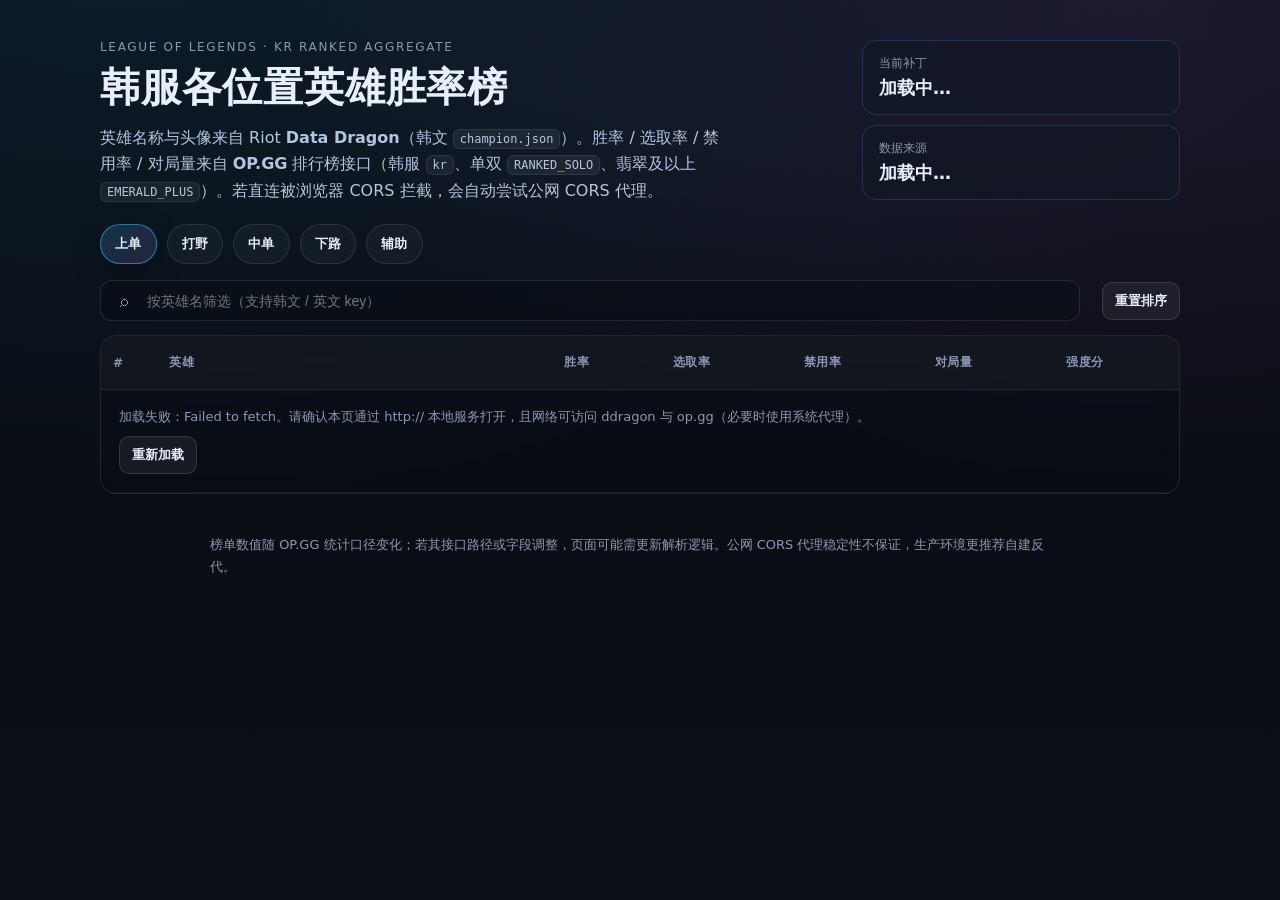
<file: lol-kr-leaderboard/index.html>
<!DOCTYPE html>
<html lang="zh-CN">
  <head>
    <meta charset="UTF-8" />
    <meta name="viewport" content="width=device-width, initial-scale=1" />
    <title>韩服 · 各位置英雄胜率榜</title>
    <link rel="preconnect" href="https://ddragon.leagueoflegends.com" />
    <link rel="stylesheet" href="styles.css" />
  </head>
  <body>
    <div class="bg-grid"></div>
    <header class="hero">
      <div class="hero__text">
        <p class="eyebrow">League of Legends · KR ranked aggregate</p>
        <h1>韩服各位置英雄胜率榜</h1>
        <p class="lede">
          英雄名称与头像来自 Riot <strong>Data Dragon</strong>（韩文 <code>champion.json</code>）。胜率 / 选取率 / 禁用率 / 对局量来自
          <strong>OP.GG</strong> 排行榜接口（韩服 <code>kr</code>、单双 <code>RANKED_SOLO</code>、翡翠及以上
          <code>EMERALD_PLUS</code>）。若直连被浏览器 CORS 拦截，会自动尝试公网 CORS 代理。
        </p>
      </div>
      <div class="hero__panel">
        <div class="stat-pill">
          <span class="stat-pill__label">当前补丁</span>
          <span id="patchLabel" class="stat-pill__value">加载中…</span>
        </div>
        <div class="stat-pill">
          <span class="stat-pill__label">数据来源</span>
          <span id="dataSource" class="stat-pill__value">加载中…</span>
        </div>
      </div>
    </header>

    <nav class="lane-tabs" id="laneTabs" aria-label="分路选择"></nav>

    <section class="toolbar">
      <label class="search">
        <span class="search__icon" aria-hidden="true">⌕</span>
        <input
          id="searchInput"
          type="search"
          placeholder="按英雄名筛选（支持韩文 / 英文 key）"
          autocomplete="off"
        />
      </label>
      <div class="toolbar__meta">
        <span id="rowCount" class="muted"></span>
        <button type="button" id="resetSort" class="btn ghost">重置排序</button>
      </div>
    </section>

    <div class="table-wrap">
      <table class="board" id="board">
        <thead>
          <tr>
            <th scope="col" class="col-rank">#</th>
            <th scope="col" class="col-champ">英雄</th>
            <th scope="col">
              <button class="th-btn" data-sort="winRate">胜率</button>
            </th>
            <th scope="col">
              <button class="th-btn" data-sort="pickRate">选取率</button>
            </th>
            <th scope="col">
              <button class="th-btn" data-sort="banRate">禁用率</button>
            </th>
            <th scope="col">
              <button class="th-btn" data-sort="games">对局量</button>
            </th>
            <th scope="col">
              <button class="th-btn" data-sort="tierScore">强度分</button>
            </th>
          </tr>
        </thead>
        <tbody id="boardBody"></tbody>
      </table>
    </div>

    <footer class="footer">
      <p>
        榜单数值随 OP.GG 统计口径变化；若其接口路径或字段调整，页面可能需更新解析逻辑。公网 CORS 代理稳定性不保证，生产环境更推荐自建反代。
      </p>
    </footer>

    <script type="module" src="app.js"></script>
  </body>
</html>
</file>
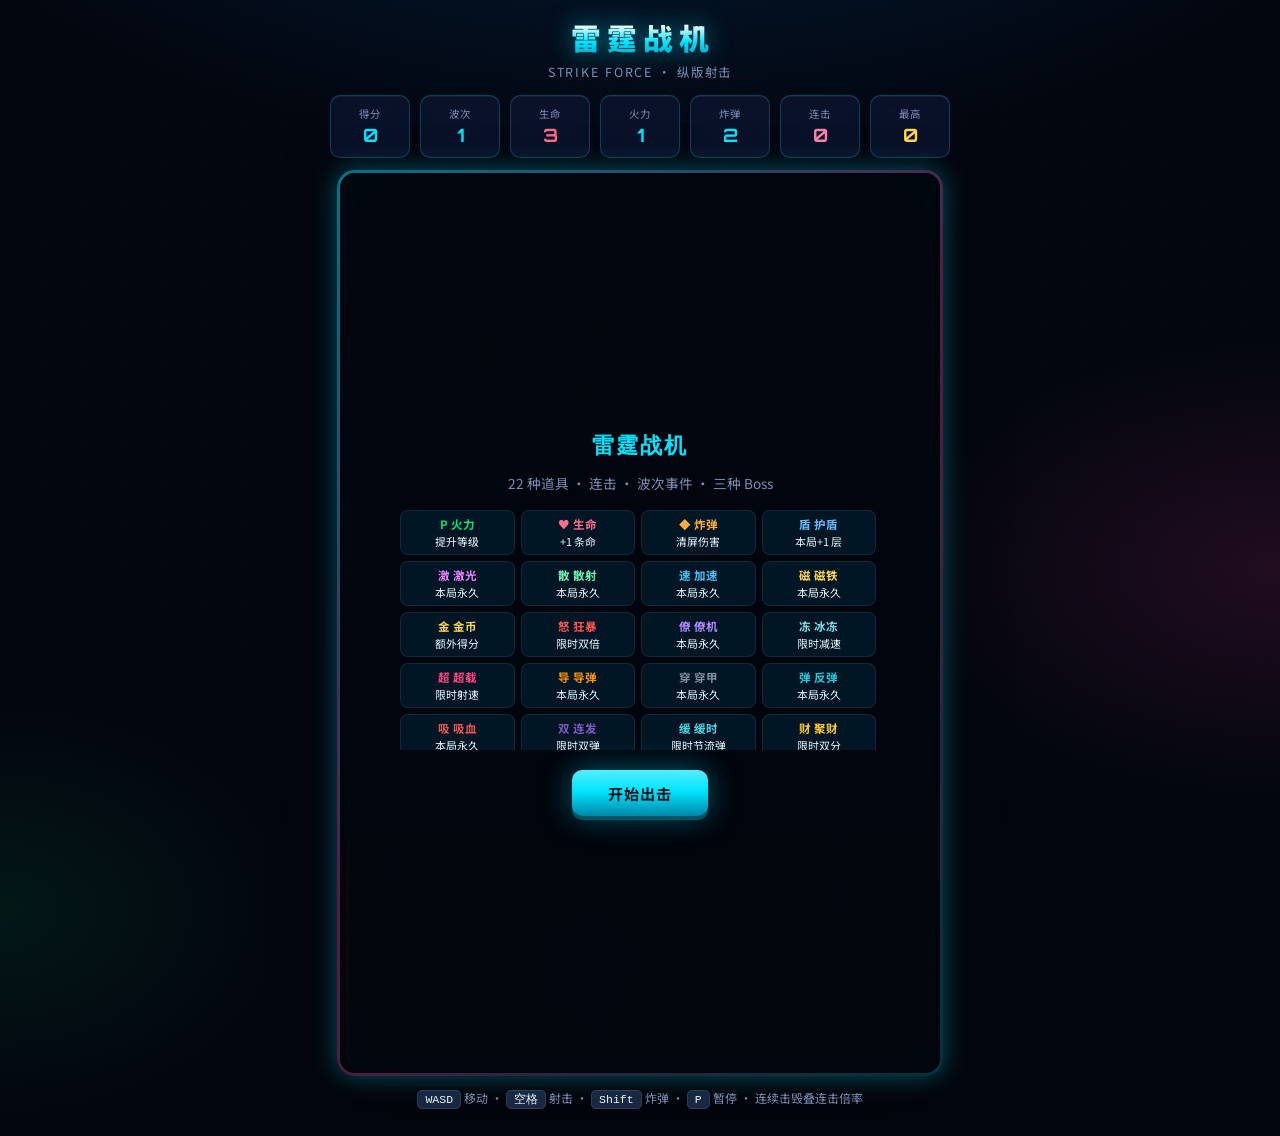
<file: thunder-fighter/index.html>
<!DOCTYPE html>
<html lang="zh-CN">
  <head>
    <meta charset="UTF-8" />
    <meta name="viewport" content="width=device-width, initial-scale=1, maximum-scale=1, user-scalable=no" />
    <title>雷霆战机</title>
    <style>
      @import url("https://fonts.googleapis.com/css2?family=Orbitron:wght@700;900&family=Noto+Sans+SC:wght@400;600;700&display=swap");

      :root {
        --bg: #03060f;
        --panel: rgba(12, 22, 48, 0.75);
        --border: rgba(0, 212, 255, 0.25);
        --accent: #00e5ff;
        --accent-dim: #0099bb;
        --magenta: #ff3d9a;
        --gold: #ffd54f;
        --green: #00e676;
        --text: #e8f6ff;
        --muted: #7a8fb5;
        --glow: 0 0 24px rgba(0, 229, 255, 0.35);
      }
      * {
        box-sizing: border-box;
      }
      body {
        margin: 0;
        min-height: 100vh;
        display: flex;
        flex-direction: column;
        align-items: center;
        justify-content: center;
        font-family: "Noto Sans SC", "Segoe UI", system-ui, sans-serif;
        background:
          radial-gradient(ellipse 120% 80% at 50% -30%, rgba(0, 100, 180, 0.35), transparent 55%),
          radial-gradient(ellipse 60% 40% at 100% 50%, rgba(255, 61, 154, 0.12), transparent 50%),
          radial-gradient(ellipse 50% 40% at 0% 80%, rgba(0, 230, 118, 0.08), transparent 45%),
          var(--bg);
        color: var(--text);
        padding: 16px;
        touch-action: none;
        user-select: none;
        overflow-x: hidden;
      }
      body::before {
        content: "";
        position: fixed;
        inset: 0;
        background-image: linear-gradient(rgba(0, 212, 255, 0.03) 1px, transparent 1px),
          linear-gradient(90deg, rgba(0, 212, 255, 0.03) 1px, transparent 1px);
        background-size: 40px 40px;
        pointer-events: none;
        mask-image: radial-gradient(ellipse 70% 60% at 50% 40%, black, transparent);
      }

      .header {
        text-align: center;
        margin-bottom: 14px;
        position: relative;
        z-index: 1;
      }
      .logo {
        margin: 0;
        font-family: Orbitron, "Noto Sans SC", sans-serif;
        font-size: clamp(1.4rem, 4vw, 1.85rem);
        font-weight: 900;
        letter-spacing: 0.2em;
        text-indent: 0.2em;
        background: linear-gradient(180deg, #fff 20%, var(--accent) 60%, var(--accent-dim));
        -webkit-background-clip: text;
        background-clip: text;
        color: transparent;
        filter: drop-shadow(0 0 12px rgba(0, 229, 255, 0.5));
      }
      .tagline {
        margin: 4px 0 0;
        font-size: 0.78rem;
        color: var(--muted);
        letter-spacing: 0.15em;
      }

      .hud {
        display: grid;
        grid-template-columns: repeat(auto-fit, minmax(80px, 1fr));
        gap: 10px;
        max-width: min(96vw, 620px);
        width: 100%;
        margin-bottom: 12px;
        position: relative;
        z-index: 1;
      }
      .stat {
        background: var(--panel);
        border: 1px solid var(--border);
        border-radius: 10px;
        padding: 10px 14px;
        text-align: center;
        backdrop-filter: blur(8px);
        box-shadow: inset 0 1px 0 rgba(255, 255, 255, 0.06);
      }
      .stat .label {
        display: block;
        font-size: 0.65rem;
        color: var(--muted);
        text-transform: uppercase;
        letter-spacing: 0.08em;
        margin-bottom: 2px;
      }
      .stat .val {
        font-family: Orbitron, monospace;
        font-size: 1.15rem;
        font-weight: 700;
        color: var(--accent);
        font-variant-numeric: tabular-nums;
      }
      .stat.gold .val {
        color: var(--gold);
      }
      .stat.life .val {
        color: #ff6b8a;
      }

      .game-shell {
        position: relative;
        z-index: 1;
        padding: 3px;
        border-radius: 18px;
        background: linear-gradient(135deg, rgba(0, 229, 255, 0.5), rgba(255, 61, 154, 0.35), rgba(0, 229, 255, 0.2));
        box-shadow: var(--glow), 0 24px 60px rgba(0, 0, 0, 0.5);
      }
      .wrap {
        position: relative;
        border-radius: 15px;
        overflow: hidden;
        background: #020508;
      }
      canvas {
        display: block;
        width: 100%;
        max-width: min(100vw - 24px, 600px);
        height: auto;
        cursor: crosshair;
      }
      .corner-deco {
        position: absolute;
        width: 32px;
        height: 32px;
        border-color: var(--accent);
        border-style: solid;
        opacity: 0.6;
        pointer-events: none;
      }
      .corner-deco.tl {
        top: 10px;
        left: 10px;
        border-width: 2px 0 0 2px;
      }
      .corner-deco.tr {
        top: 10px;
        right: 10px;
        border-width: 2px 2px 0 0;
      }
      .corner-deco.bl {
        bottom: 10px;
        left: 10px;
        border-width: 0 0 2px 2px;
      }
      .corner-deco.br {
        bottom: 10px;
        right: 10px;
        border-width: 0 2px 2px 0;
      }

      .overlay {
        position: absolute;
        inset: 0;
        background: rgba(2, 6, 14, 0.92);
        backdrop-filter: blur(6px);
        display: flex;
        flex-direction: column;
        align-items: center;
        justify-content: center;
        text-align: center;
        padding: 20px 16px;
        gap: 12px;
        overflow-y: auto;
      }
      .overlay.hidden {
        display: none;
      }
      .overlay h2 {
        margin: 0;
        font-family: Orbitron, sans-serif;
        font-size: 1.4rem;
        color: var(--accent);
        letter-spacing: 0.1em;
      }
      .overlay > p {
        margin: 0;
        color: var(--muted);
        font-size: 0.85rem;
        line-height: 1.55;
        max-width: 480px;
      }
      .item-grid {
        display: grid;
        grid-template-columns: repeat(4, 1fr);
        gap: 6px;
        max-width: 480px;
        width: 100%;
        margin: 4px 0;
        max-height: 240px;
        overflow-y: auto;
        padding-right: 4px;
      }
      .item-chip {
        font-size: 0.68rem;
        padding: 6px 4px;
        border-radius: 8px;
        background: rgba(0, 40, 60, 0.5);
        border: 1px solid rgba(255, 255, 255, 0.08);
        line-height: 1.3;
      }
      .item-chip b {
        display: block;
        font-size: 0.72rem;
        margin-bottom: 2px;
      }
      .item-chip.power b {
        color: var(--green);
      }
      .item-chip.life b {
        color: #ff6b8a;
      }
      .item-chip.bomb b {
        color: #ffab40;
      }
      .item-chip.shield b {
        color: #64b5f6;
      }
      .item-chip.laser b {
        color: #ea80fc;
      }
      .item-chip.spread b {
        color: #69f0ae;
      }
      .item-chip.speed b {
        color: #40c4ff;
      }
      .item-chip.magnet b {
        color: #ffd54f;
      }
      .item-chip.gold b {
        color: var(--gold);
      }
      .item-chip.rage b {
        color: #ff5252;
      }
      .item-chip.wingman b {
        color: #b388ff;
      }
      .item-chip.freeze b {
        color: #80deea;
      }
      .item-chip.overdrive b {
        color: #ff4081;
      }
      .item-chip.missile b { color: #ff9100; }
      .item-chip.pierce b { color: #78909c; }
      .item-chip.bounce b { color: #26c6da; }
      .item-chip.vamp b { color: #ef5350; }
      .item-chip.double b { color: #7e57c2; }
      .item-chip.timeslow b { color: #4dd0e1; }
      .item-chip.fortune b { color: #ffca28; }
      .item-chip.nuke b { color: #ff7043; }
      .item-chip.star b { color: #fff176; }
      .item-chip.repair b { color: #81c784; }
      .item-chip.invinc b { color: #fff; }
      .stat.combo .val {
        color: #ff80ab;
      }

      .btn {
        margin-top: 4px;
        padding: 12px 36px;
        font-family: Orbitron, "Noto Sans SC", sans-serif;
        font-size: 0.95rem;
        font-weight: 700;
        letter-spacing: 0.08em;
        border: none;
        border-radius: 10px;
        cursor: pointer;
        color: #001820;
        background: linear-gradient(180deg, #5ef 0%, var(--accent) 45%, #0088aa 100%);
        box-shadow: 0 4px 0 #005566, 0 0 30px rgba(0, 229, 255, 0.4);
        transition: transform 0.1s, box-shadow 0.1s;
      }
      .btn:hover {
        filter: brightness(1.08);
      }
      .btn:active {
        transform: translateY(3px);
        box-shadow: 0 1px 0 #005566;
      }

      .controls {
        margin-top: 12px;
        font-size: 0.75rem;
        color: var(--muted);
        text-align: center;
        max-width: min(96vw, 620px);
        line-height: 1.6;
        position: relative;
        z-index: 1;
      }
      kbd {
        padding: 2px 7px;
        border-radius: 5px;
        background: rgba(30, 50, 80, 0.8);
        border: 1px solid rgba(255, 255, 255, 0.1);
        font-size: 0.72rem;
        color: var(--text);
      }
      .toast-area {
        position: fixed;
        bottom: 24px;
        left: 50%;
        transform: translateX(-50%);
        z-index: 100;
        pointer-events: none;
      }
      .toast {
        background: rgba(0, 30, 50, 0.9);
        border: 1px solid var(--accent);
        color: var(--accent);
        padding: 8px 18px;
        border-radius: 999px;
        font-size: 0.85rem;
        font-weight: 600;
        box-shadow: var(--glow);
        animation: toastIn 0.35s ease, toastOut 0.4s ease 1.6s forwards;
      }
      @keyframes toastIn {
        from {
          opacity: 0;
          transform: translateY(12px);
        }
        to {
          opacity: 1;
          transform: translateY(0);
        }
      }
      @keyframes toastOut {
        to {
          opacity: 0;
          transform: translateY(-8px);
        }
      }
    </style>
  </head>
  <body>
    <header class="header">
      <h1 class="logo">雷霆战机</h1>
      <p class="tagline">STRIKE FORCE · 纵版射击</p>
    </header>

    <div class="hud">
      <div class="stat"><span class="label">得分</span><span class="val" id="score">0</span></div>
      <div class="stat"><span class="label">波次</span><span class="val" id="wave">1</span></div>
      <div class="stat life"><span class="label">生命</span><span class="val" id="lives">3</span></div>
      <div class="stat"><span class="label">火力</span><span class="val" id="power">1</span></div>
      <div class="stat"><span class="label">炸弹</span><span class="val" id="bombs">2</span></div>
      <div class="stat combo"><span class="label">连击</span><span class="val" id="combo">0</span></div>
      <div class="stat gold"><span class="label">最高</span><span class="val" id="best">0</span></div>
    </div>

    <div class="game-shell">
      <div class="wrap">
        <span class="corner-deco tl"></span>
        <span class="corner-deco tr"></span>
        <span class="corner-deco bl"></span>
        <span class="corner-deco br"></span>
        <canvas id="game" width="600" height="900"></canvas>
        <div class="overlay" id="overlay">
          <h2 id="overlayTitle">雷霆战机</h2>
          <p id="overlayMsg">22 种道具 · 连击 · 波次事件 · 三种 Boss</p>
          <div class="item-grid">
            <div class="item-chip power"><b>P 火力</b>提升等级</div>
            <div class="item-chip life"><b>♥ 生命</b>+1 条命</div>
            <div class="item-chip bomb"><b>◆ 炸弹</b>清屏伤害</div>
            <div class="item-chip shield"><b>盾 护盾</b>本局+1 层</div>
            <div class="item-chip laser"><b>激 激光</b>本局永久</div>
            <div class="item-chip spread"><b>散 散射</b>本局永久</div>
            <div class="item-chip speed"><b>速 加速</b>本局永久</div>
            <div class="item-chip magnet"><b>磁 磁铁</b>本局永久</div>
            <div class="item-chip gold"><b>金 金币</b>额外得分</div>
            <div class="item-chip rage"><b>怒 狂暴</b>限时双倍</div>
            <div class="item-chip wingman"><b>僚 僚机</b>本局永久</div>
            <div class="item-chip freeze"><b>冻 冰冻</b>限时减速</div>
            <div class="item-chip overdrive"><b>超 超载</b>限时射速</div>
            <div class="item-chip missile"><b>导 导弹</b>本局永久</div>
            <div class="item-chip pierce"><b>穿 穿甲</b>本局永久</div>
            <div class="item-chip bounce"><b>弹 反弹</b>本局永久</div>
            <div class="item-chip vamp"><b>吸 吸血</b>本局永久</div>
            <div class="item-chip double"><b>双 连发</b>限时双弹</div>
            <div class="item-chip timeslow"><b>缓 缓时</b>限时节流弹</div>
            <div class="item-chip fortune"><b>财 聚财</b>限时双分</div>
            <div class="item-chip invinc"><b>无 无敌</b>限时金身</div>
            <div class="item-chip nuke"><b>核 核弹</b>半屏清敌</div>
            <div class="item-chip star"><b>星 星币</b>+1500 分</div>
            <div class="item-chip repair"><b>修 维修</b>回血回火力</div>
          </div>
          <button type="button" class="btn" id="startBtn">开始出击</button>
        </div>
      </div>
    </div>

    <p class="controls">
      <kbd>WASD</kbd> 移动 · <kbd>空格</kbd> 射击 · <kbd>Shift</kbd> 炸弹 · <kbd>P</kbd> 暂停 · 连续击毁叠连击倍率
    </p>
    <div class="toast-area" id="toastArea"></div>

    <script>
      (function () {
        const canvas = document.getElementById("game");
        const ctx = canvas.getContext("2d");
        const W = canvas.width;
        const H = canvas.height;

        const scoreEl = document.getElementById("score");
        const waveEl = document.getElementById("wave");
        const livesEl = document.getElementById("lives");
        const powerEl = document.getElementById("power");
        const bombsEl = document.getElementById("bombs");
        const comboEl = document.getElementById("combo");
        const bestEl = document.getElementById("best");
        const overlay = document.getElementById("overlay");
        const overlayTitle = document.getElementById("overlayTitle");
        const overlayMsg = document.getElementById("overlayMsg");
        const startBtn = document.getElementById("startBtn");
        const toastArea = document.getElementById("toastArea");

        const PICKUP = {
          power: { label: "火力提升", color: "#00e676", icon: "P" },
          life: { label: "生命 +1", color: "#ff6b8a", icon: "♥" },
          bomb: { label: "炸弹 +1", color: "#ffab40", icon: "B" },
          shield: { label: "护盾 +1 层", color: "#64b5f6", icon: "盾", perm: true },
          laser: { label: "激光 · 本局永久", color: "#ea80fc", icon: "激", perm: true },
          spread: { label: "散射 · 本局永久", color: "#69f0ae", icon: "散", perm: true },
          speed: { label: "加速 · 本局永久", color: "#40c4ff", icon: "速", perm: true },
          magnet: { label: "磁铁 · 本局永久", color: "#ffd54f", icon: "磁", perm: true },
          gold: { label: "金币 +800", color: "#ffd54f", icon: "金" },
          rage: { label: "狂暴 · 限时", color: "#ff5252", icon: "怒" },
          wingman: { label: "僚机 · 本局永久", color: "#b388ff", icon: "僚", perm: true },
          freeze: { label: "冰冻 · 限时", color: "#80deea", icon: "冻" },
          overdrive: { label: "超载 · 限时", color: "#ff4081", icon: "超" },
          missile: { label: "导弹 · 本局永久", color: "#ff9100", icon: "导", perm: true },
          pierce: { label: "穿甲 · 本局永久", color: "#78909c", icon: "穿", perm: true },
          bounce: { label: "反弹 · 本局永久", color: "#26c6da", icon: "弹", perm: true },
          vamp: { label: "吸血 · 本局永久", color: "#ef5350", icon: "吸", perm: true },
          double: { label: "连发 · 限时", color: "#7e57c2", icon: "双" },
          timeslow: { label: "缓时 · 限时", color: "#4dd0e1", icon: "缓" },
          fortune: { label: "聚财 · 限时", color: "#ffca28", icon: "财" },
          invinc: { label: "无敌 · 限时", color: "#fff9c4", icon: "无" },
          nuke: { label: "核弹 · 半屏清敌", color: "#ff7043", icon: "核" },
          star: { label: "星币 +1500", color: "#fff176", icon: "星" },
          repair: { label: "维修 · 回血回火", color: "#81c784", icon: "修" },
        };

        const WAVE_MODS = {
          normal: { name: "标准巡逻", spawnMul: 1, pool: null },
          swarm: { name: "敌机蜂拥", spawnMul: 0.5, pool: ["scout", "scout", "kamikaze", "zigzag"] },
          elite: { name: "精英来袭", spawnMul: 0.82, pool: ["elite", "tank", "splitter", "sniper"] },
          meteor: { name: "陨石雨", spawnMul: 1, pool: null, meteors: true },
          rush: { name: "极速突击", spawnMul: 0.62, pool: ["kamikaze", "kamikaze", "zigzag", "scout"] },
        };

        const BOSS_NAMES = { turret: "炮台巨舰", crusher: "碾压号", phantom: "幻影核心" };

        const DROP_POOL = [
          { k: "power", w: 11 },
          { k: "life", w: 4 },
          { k: "bomb", w: 6 },
          { k: "shield", w: 7 },
          { k: "laser", w: 6 },
          { k: "spread", w: 6 },
          { k: "speed", w: 5 },
          { k: "magnet", w: 5 },
          { k: "gold", w: 7 },
          { k: "star", w: 5 },
          { k: "rage", w: 5 },
          { k: "wingman", w: 4 },
          { k: "freeze", w: 5 },
          { k: "overdrive", w: 5 },
          { k: "missile", w: 5 },
          { k: "pierce", w: 5 },
          { k: "bounce", w: 4 },
          { k: "vamp", w: 4 },
          { k: "double", w: 5 },
          { k: "timeslow", w: 5 },
          { k: "fortune", w: 5 },
          { k: "invinc", w: 3 },
          { k: "nuke", w: 3 },
          { k: "repair", w: 4 },
        ];

        const LS_BEST = "thunder-fighter:best";
        let best = parseInt(localStorage.getItem(LS_BEST) || "0", 10) || 0;
        bestEl.textContent = best;

        const keys = {};
        let pointer = { x: W / 2, y: H - 80, down: false };
        let state = "menu";
        let score = 0;
        let wave = 1;
        let lives = 3;
        let power = 1;
        let bombs = 2;
        let invuln = 0;
        let shake = 0;
        let spawnTimer = 0;
        let boss = null;
        let waveKills = 0;
        let waveTarget = 12;
        let frame = 0;
        let combo = 0;
        let comboTimer = 0;
        let waveMod = "normal";
        let meteorTimer = 0;

        let perm = {
          shield: 0,
          laser: false,
          spread: false,
          wingman: false,
          magnet: false,
          speed: 0,
          missile: false,
          pierce: 0,
          bounce: false,
          vamp: false,
        };

        let buff = {
          rage: 0,
          freeze: 0,
          overdrive: 0,
          double: 0,
          timeslow: 0,
          fortune: 0,
        };

        const stars = [];
        const nebulas = [];
        for (let i = 0; i < 100; i++) {
          stars.push({
            x: Math.random() * W,
            y: Math.random() * H,
            s: 0.3 + Math.random() * 2.5,
            a: 0.15 + Math.random() * 0.85,
            layer: Math.random() < 0.3 ? 2 : 1,
          });
        }
        for (let i = 0; i < 5; i++) {
          nebulas.push({
            x: Math.random() * W,
            y: Math.random() * H,
            r: 60 + Math.random() * 100,
            hue: Math.random() < 0.5 ? 200 : 320,
            a: 0.04 + Math.random() * 0.04,
          });
        }

        let player = null;
        let bullets = [];
        let enemies = [];
        let enemyBullets = [];
        let particles = [];
        let pickups = [];
        let floatTexts = [];
        let meteors = [];

        function resetGame() {
          score = 0;
          wave = 1;
          lives = 3;
          power = 1;
          bombs = 2;
          invuln = 120;
          spawnTimer = 0;
          boss = null;
          waveKills = 0;
          waveTarget = 12;
          combo = 0;
          comboTimer = 0;
          waveMod = "normal";
          meteorTimer = 0;
          bullets = [];
          enemies = [];
          enemyBullets = [];
          particles = [];
          pickups = [];
          floatTexts = [];
          meteors = [];
          perm = { shield: 0, laser: false, spread: false, wingman: false, magnet: false, speed: 0, missile: false, pierce: 0, bounce: false, vamp: false };
          buff = { rage: 0, freeze: 0, overdrive: 0, double: 0, timeslow: 0, fortune: 0 };
          player = { x: W / 2, y: H - 90, fireCd: 0, wingCd: 0, missCd: 0, tilt: 0, trail: 0 };
          applyWaveMod();
          updateHud();
        }

        function applyWaveMod() {
          if (wave === 1) waveMod = "normal";
          else if (wave % 5 === 0) waveMod = "meteor";
          else if (wave % 4 === 0) waveMod = "elite";
          else if (wave % 3 === 0) waveMod = "swarm";
          else if (wave % 2 === 0) waveMod = "rush";
          else waveMod = "normal";
          if (wave > 1) toast("⚡ " + WAVE_MODS[waveMod].name);
        }

        function comboMult() {
          return Math.min(3, 1 + Math.floor(combo / 5) * 0.25);
        }

        function registerCombo(x, y) {
          combo++;
          comboTimer = 130;
          comboEl.textContent = combo;
          if (combo >= 5 && combo % 5 === 0 && x != null) {
            floatText(x, y - 18, combo + " 连击!", "#ff80ab");
          }
        }

        function resetCombo() {
          combo = 0;
          comboTimer = 0;
          comboEl.textContent = "0";
        }

        function updateHud() {
          scoreEl.textContent = score;
          waveEl.textContent = wave;
          livesEl.textContent = lives;
          powerEl.textContent = power;
          bombsEl.textContent = bombs;
          comboEl.textContent = combo;
        }

        function toast(msg) {
          const el = document.createElement("div");
          el.className = "toast";
          el.textContent = msg;
          toastArea.appendChild(el);
          setTimeout(() => el.remove(), 2100);
        }

        function floatText(x, y, text, color) {
          floatTexts.push({ x, y, text, color, life: 50, vy: -1.2 });
        }

        function burst(x, y, color, n, speed) {
          for (let i = 0; i < n; i++) {
            const a = Math.random() * Math.PI * 2;
            const v = speed * (0.4 + Math.random() * 0.6);
            particles.push({
              x,
              y,
              vx: Math.cos(a) * v,
              vy: Math.sin(a) * v,
              life: 18 + Math.random() * 28,
              color,
              r: 1 + Math.random() * 3.5,
            });
          }
        }

        function addScore(n, x, y) {
          const mult = (buff.rage > 0 ? 2 : 1) * (buff.fortune > 0 ? 2 : 1) * comboMult();
          const gained = Math.floor(n * mult);
          score += gained;
          if (x != null) floatText(x, y, "+" + gained, mult > 1.1 ? "#ff80ab" : "#ffd54f");
          if (score > best) {
            best = score;
            localStorage.setItem(LS_BEST, String(best));
            bestEl.textContent = best;
          }
          updateHud();
        }

        function dmgMult() {
          return (buff.rage > 0 ? 2 : 1) * (1 + Math.floor(power / 3) * 0.5);
        }

        function firePlayer() {
          if (!player || player.fireCd > 0) return;
          const baseDmg = Math.ceil(dmgMult());
          const laser = perm.laser;
          const spreadOn = perm.spread;

          let angles;
          if (spreadOn) {
            angles = [-0.35, -0.18, 0, 0.18, 0.35];
          } else if (power >= 4) {
            angles = [-0.12, 0, 0.12];
          } else if (power >= 2) {
            angles = [-0.08, 0.08];
          } else {
            angles = [0];
          }

          const spd = laser ? -14 : -11;
          const pierceBonus = perm.pierce * 2;
          const shots = buff.double > 0 ? 2 : 1;
          for (let s = 0; s < shots; s++) {
            const ox = shots > 1 ? (s === 0 ? -6 : 6) : 0;
            for (const ang of angles) {
              const vx = Math.sin(ang) * 4;
              const vy = Math.cos(ang) * spd;
              bullets.push({
                x: player.x + Math.sin(ang) * 12 + ox,
                y: player.y - 16,
                vx,
                vy,
                r: laser ? 6 : 4,
                dmg: laser ? baseDmg * 2 : baseDmg,
                friendly: true,
                laser,
                pierce: (laser ? 3 : 0) + pierceBonus,
                bounced: false,
              });
            }
          }

          if (perm.missile && player.missCd <= 0) {
            player.missCd = 38;
            bullets.push({
              x: player.x,
              y: player.y - 20,
              vx: 0,
              vy: -7,
              r: 5,
              dmg: Math.ceil(baseDmg * 1.8),
              friendly: true,
              laser: false,
              pierce: 1,
              homing: true,
              bounced: false,
            });
          }

          if (perm.wingman) {
            if (player.wingCd <= 0) {
              for (const side of [-22, 22]) {
                bullets.push({
                  x: player.x + side,
                  y: player.y - 8,
                  vx: side * 0.03,
                  vy: -9,
                  r: 3,
                  dmg: Math.ceil(baseDmg * 0.6),
                  friendly: true,
                  laser: false,
                  pierce: 0,
                });
              }
              player.wingCd = 8;
            }
          }

          player.fireCd = Math.max(2, (laser ? 6 : 10) - power - (buff.overdrive > 0 ? 4 : 0));
        }

        function pickEnemyType() {
          const mod = WAVE_MODS[waveMod];
          if (mod.pool) return mod.pool[Math.floor(Math.random() * mod.pool.length)];
          const roll = Math.random();
          if (wave >= 2 && roll < 0.14) return "kamikaze";
          if (wave >= 3 && roll < 0.22) return "sniper";
          if (wave >= 4 && roll < 0.3) return "splitter";
          if (wave >= 5 && roll < 0.38) return "elite";
          if (roll < 0.48) return "scout";
          if (roll < 0.75) return "zigzag";
          return "tank";
        }

        function spawnEnemy(type) {
          const x = 40 + Math.random() * (W - 80);
          if (type === "scout") {
            enemies.push({
              type,
              x,
              y: -30,
              w: 26,
              h: 26,
              hp: 2 + wave,
              vy: 1.8 + wave * 0.08,
              vx: Math.sin(Date.now() * 0.002) * 1.2,
              fireCd: 90 + Math.random() * 60,
              score: 80,
            });
          } else if (type === "tank") {
            enemies.push({
              type,
              x,
              y: -40,
              w: 38,
              h: 38,
              hp: 8 + wave * 2,
              vy: 0.9 + wave * 0.05,
              vx: 0,
              fireCd: 50,
              score: 200,
            });
          } else if (type === "zigzag") {
            enemies.push({
              type,
              x,
              y: -28,
              w: 30,
              h: 30,
              hp: 4 + wave,
              vy: 1.4,
              vx: 2.5,
              t: 0,
              fireCd: 70,
              score: 120,
            });
          } else if (type === "kamikaze") {
            enemies.push({
              type,
              x,
              y: -26,
              w: 22,
              h: 22,
              hp: 2 + Math.floor(wave / 2),
              vy: 1.2,
              vx: 0,
              fireCd: 9999,
              score: 100,
              rush: false,
            });
          } else if (type === "sniper") {
            enemies.push({
              type,
              x,
              y: -32,
              w: 28,
              h: 28,
              hp: 3 + wave,
              vy: 0.7,
              vx: 0,
              fireCd: 40,
              score: 150,
              anchor: 90 + Math.random() * 80,
              locked: false,
            });
          } else if (type === "splitter") {
            enemies.push({
              type,
              x,
              y: -34,
              w: 32,
              h: 32,
              hp: 5 + wave,
              vy: 1.1,
              vx: 1.8,
              t: 0,
              fireCd: 85,
              score: 160,
            });
          } else if (type === "elite") {
            enemies.push({
              type,
              elite: true,
              x,
              y: -36,
              w: 34,
              h: 34,
              hp: 10 + wave * 2,
              vy: 1.0,
              vx: Math.sin(Date.now() * 0.003) * 1.5,
              fireCd: 55,
              score: 350,
            });
          }
        }

        function spawnMeteor() {
          const r = 10 + Math.random() * 18;
          meteors.push({
            x: 25 + Math.random() * (W - 50),
            y: -r - 10,
            r,
            vy: 2.2 + Math.random() * 2.5,
            vx: (Math.random() - 0.5) * 1.8,
            hp: Math.max(1, Math.ceil(r / 10)),
            rot: Math.random() * Math.PI * 2,
            vr: (Math.random() - 0.5) * 0.06,
            score: Math.floor(r * 12),
          });
        }

        function spawnBoss() {
          const kinds = ["turret", "crusher", "phantom"];
          const kind = kinds[(wave - 1) % 3];
          toast("⚠ BOSS · " + BOSS_NAMES[kind]);
          boss = {
            kind,
            x: W / 2,
            y: -80,
            hp: 120 + wave * 40,
            maxHp: 120 + wave * 40,
            vy: kind === "crusher" ? 0.55 : 0.35,
            phase: 0,
            fireCd: 35,
            score: 3000 + wave * 200,
            tpCd: 0,
          };
        }

        function pickDropKind() {
          const total = DROP_POOL.reduce((s, d) => s + d.w, 0);
          let r = Math.random() * total;
          for (const d of DROP_POOL) {
            r -= d.w;
            if (r <= 0) return d.k;
          }
          return "power";
        }

        function dropPickup(x, y, force) {
          const chance = boss ? 0.55 : 0.32;
          if (!force && Math.random() > chance) return;
          pickups.push({
            x,
            y,
            vy: 1.1,
            kind: pickDropKind(),
            r: 14,
            rot: Math.random() * Math.PI * 2,
            pulse: Math.random() * Math.PI * 2,
          });
        }

        function applyPickup(kind) {
          const info = PICKUP[kind];
          toast(info.label);
          switch (kind) {
            case "power":
              power = Math.min(5, power + 1);
              break;
            case "life":
              lives = Math.min(5, lives + 1);
              break;
            case "bomb":
              bombs = Math.min(6, bombs + 1);
              break;
            case "shield":
              perm.shield = Math.min(5, perm.shield + 1);
              break;
            case "laser":
              if (!perm.laser) perm.laser = true;
              else toast("激光已激活");
              break;
            case "spread":
              if (!perm.spread) perm.spread = true;
              else toast("散射已激活");
              break;
            case "speed":
              if (perm.speed < 3) {
                perm.speed++;
                toast("引擎 Lv." + perm.speed + " · 本局永久");
              } else toast("引擎已满级");
              break;
            case "magnet":
              if (!perm.magnet) perm.magnet = true;
              else toast("磁铁已激活");
              break;
            case "gold":
              addScore(800, player.x, player.y - 30);
              burst(player.x, player.y - 20, "#ffd54f", 20, 3);
              updateHud();
              return;
            case "rage":
              buff.rage = Math.max(buff.rage, 360);
              break;
            case "wingman":
              if (!perm.wingman) perm.wingman = true;
              else toast("僚机已激活");
              break;
            case "freeze":
              buff.freeze = Math.max(buff.freeze, 420);
              break;
            case "overdrive":
              buff.overdrive = Math.max(buff.overdrive, 480);
              break;
            case "missile":
              if (!perm.missile) perm.missile = true;
              else toast("导弹已激活");
              break;
            case "pierce":
              if (perm.pierce < 2) {
                perm.pierce++;
                toast("穿甲 Lv." + perm.pierce);
              } else toast("穿甲已满");
              break;
            case "bounce":
              if (!perm.bounce) perm.bounce = true;
              else toast("反弹已激活");
              break;
            case "vamp":
              if (!perm.vamp) perm.vamp = true;
              else toast("吸血已激活");
              break;
            case "double":
              buff.double = Math.max(buff.double, 360);
              break;
            case "timeslow":
              buff.timeslow = Math.max(buff.timeslow, 420);
              break;
            case "fortune":
              buff.fortune = Math.max(buff.fortune, 420);
              break;
            case "invinc":
              invuln = Math.max(invuln, 300);
              burst(player.x, player.y, "#fff9c4", 30, 5);
              break;
            case "nuke":
              useNuke();
              updateHud();
              return;
            case "star":
              addScore(1500, player.x, player.y - 30);
              burst(player.x, player.y - 20, "#fff176", 25, 4);
              updateHud();
              return;
            case "repair":
              lives = Math.min(5, lives + 1);
              power = Math.min(5, power + 1);
              burst(player.x, player.y, "#81c784", 20, 3);
              break;
          }
          updateHud();
        }

        function useNuke() {
          shake = 10;
          for (let i = enemies.length - 1; i >= 0; i--) {
            const e = enemies[i];
            e.hp -= Math.max(1, Math.ceil(e.hp * 0.45));
            burst(e.x, e.y, "#ff7043", 10, 3);
            if (e.hp <= 0) {
              addScore(e.score, e.x, e.y);
              onEnemyKilled(e);
              dropPickup(e.x, e.y);
              enemies.splice(i, 1);
              waveKills++;
            }
          }
          for (let i = meteors.length - 1; i >= 0; i--) {
            const m = meteors[i];
            m.hp -= 2;
            if (m.hp <= 0) {
              addScore(m.score, m.x, m.y);
              burst(m.x, m.y, "#795548", 14, 4);
              meteors.splice(i, 1);
            }
          }
          if (boss) {
            boss.hp -= Math.ceil(boss.maxHp * 0.1);
            burst(boss.x, boss.y, "#ff7043", 25, 4);
          }
          burst(player.x, player.y, "#ffab40", 50, 6);
          toast("核弹冲击!");
        }

        function useBomb() {
          if (bombs <= 0 || state !== "play") return;
          bombs--;
          shake = 14;
          enemyBullets = [];
          waveKills += enemies.length;
          for (const e of enemies) {
            burst(e.x, e.y, "#ffaa44", 14, 4);
            addScore(e.score, e.x, e.y);
            registerCombo(e.x, e.y);
            if (Math.random() < 0.4) dropPickup(e.x, e.y, true);
          }
          enemies = [];
          meteors = [];
          if (boss) {
            boss.hp -= 50 + wave * 8;
            burst(boss.x, boss.y, "#ff6644", 35, 5);
          }
          burst(player.x, player.y, "#00e5ff", 45, 6);
          updateHud();
        }

        function hitPlayer() {
          if (invuln > 0 || state !== "play") return;
          if (perm.shield > 0) {
            perm.shield--;
            invuln = 90;
            burst(player.x, player.y, "#64b5f6", 25, 4);
            toast("护盾破碎 · 剩余 " + perm.shield + " 层");
            return;
          }
          lives--;
          power = Math.max(1, power - 1);
          resetCombo();
          invuln = 150;
          shake = 8;
          burst(player.x, player.y, "#00e5ff", 35, 5);
          updateHud();
          if (lives <= 0) gameOver();
        }

        function gameOver() {
          state = "over";
          overlayTitle.textContent = "任务失败";
          overlayMsg.textContent = "得分 " + score + " · 第 " + wave + " 波";
          startBtn.textContent = "再来一局";
          overlay.classList.remove("hidden");
        }

        function nextWave() {
          wave++;
          waveKills = 0;
          waveTarget = 10 + wave * 2;
          spawnTimer = 60;
          meteorTimer = 0;
          applyWaveMod();
          updateHud();
        }

        function enemyShoot(e) {
          const dx = player.x - e.x;
          const dy = player.y - e.y;
          const len = Math.hypot(dx, dy) || 1;
          if (e.type === "sniper") {
            enemyBullets.push({
              x: e.x,
              y: e.y + 8,
              vx: (dx / len) * 5.5,
              vy: (dy / len) * 5.5,
              r: 4,
            });
            return;
          }
          if (e.type === "elite") {
            for (const a of [-0.15, 0, 0.15]) {
              const vx = (dx / len) * 3.8 + Math.sin(a) * 2;
              const vy = (dy / len) * 3.8 + Math.cos(a) * 2;
              enemyBullets.push({ x: e.x, y: e.y + 10, vx, vy, r: 5 });
            }
            return;
          }
          if (e.type === "tank") {
            for (let k = -1; k <= 1; k++) {
              enemyBullets.push({
                x: e.x,
                y: e.y + 12,
                vx: k * 1.8,
                vy: 4,
                r: 5,
              });
            }
            return;
          }
          enemyBullets.push({
            x: e.x,
            y: e.y + 10,
            vx: (dx / len) * 3.5,
            vy: (dy / len) * 3.5,
            r: 5,
          });
        }

        function bossAttack(b) {
          if (b.kind === "crusher") {
            for (let k = -2; k <= 2; k++) {
              enemyBullets.push({
                x: b.x + k * 14,
                y: b.y + 24,
                vx: k * 0.6,
                vy: 5,
                r: 6,
              });
            }
            const dx = player.x - b.x;
            const dy = player.y - b.y;
            const len = Math.hypot(dx, dy) || 1;
            enemyBullets.push({ x: b.x, y: b.y, vx: (dx / len) * 5, vy: (dy / len) * 5, r: 8 });
          } else if (b.kind === "phantom") {
            for (let k = 0; k < 12; k++) {
              const a = (Math.PI * 2 * k) / 12 + b.phase * 2;
              enemyBullets.push({
                x: b.x,
                y: b.y,
                vx: Math.cos(a) * 2.2,
                vy: Math.sin(a) * 2.2 + 1.2,
                r: 5,
              });
            }
          } else {
            for (let k = 0; k < 8; k++) {
              const a = (Math.PI * 2 * k) / 8 + b.phase;
              enemyBullets.push({
                x: b.x,
                y: b.y + 20,
                vx: Math.cos(a) * 2.8,
                vy: Math.sin(a) * 2.8 + 1.5,
                r: 6,
              });
            }
            const dx = player.x - b.x;
            const dy = player.y - b.y;
            const len = Math.hypot(dx, dy) || 1;
            enemyBullets.push({ x: b.x, y: b.y, vx: (dx / len) * 4.5, vy: (dy / len) * 4.5, r: 7 });
          }
        }

        function onEnemyKilled(e) {
          registerCombo(e.x, e.y);
          if (e.type === "splitter") {
            for (let i = 0; i < 2; i++) {
              enemies.push({
                type: "scout",
                x: e.x + (i ? 14 : -14),
                y: e.y,
                w: 20,
                h: 20,
                hp: 1 + Math.floor(wave / 2),
                vy: 2.4,
                vx: i ? 2 : -2,
                fireCd: 120,
                score: 45,
              });
            }
            toast("分裂体出现!");
          }
          if (e.elite || e.type === "elite") dropPickup(e.x, e.y, true);
          if (perm.vamp && Math.random() < 0.14) {
            if (lives < 5) {
              lives++;
              floatText(e.x, e.y - 20, "+HP", "#ef5350");
              updateHud();
            } else {
              addScore(250, e.x, e.y);
            }
          }
        }

        function tickBuffs() {
          if (buff.rage > 0) buff.rage--;
          if (buff.freeze > 0) buff.freeze--;
          if (buff.overdrive > 0) buff.overdrive--;
          if (buff.double > 0) buff.double--;
          if (buff.timeslow > 0) buff.timeslow--;
          if (buff.fortune > 0) buff.fortune--;
        }

        function drawBackground() {
          const g = ctx.createLinearGradient(0, 0, 0, H);
          g.addColorStop(0, "#060c18");
          g.addColorStop(0.5, "#040810");
          g.addColorStop(1, "#020408");
          ctx.fillStyle = g;
          ctx.fillRect(0, 0, W, H);

          for (const n of nebulas) {
            const ng = ctx.createRadialGradient(n.x, n.y, 0, n.x, n.y, n.r);
            ng.addColorStop(0, `hsla(${n.hue},80%,50%,${n.a})`);
            ng.addColorStop(1, "transparent");
            ctx.fillStyle = ng;
            ctx.fillRect(0, 0, W, H);
          }

          for (const s of stars) {
            const speed = s.layer * s.s * 0.6;
            s.y += speed;
            if (s.y > H) {
              s.y = 0;
              s.x = Math.random() * W;
            }
            const size = s.layer === 2 ? 2 : 1;
            ctx.fillStyle = `rgba(${s.layer === 2 ? "200,230,255" : "140,180,220"},${s.a})`;
            ctx.fillRect(s.x, s.y, size, size);
          }
        }

        function drawHudInCanvas() {
          ctx.save();
          const y0 = 28;
          let xi = 8;

          const permBadges = [
            { on: perm.shield > 0, color: "#64b5f6", label: "盾" + (perm.shield || ""), glow: true },
            { on: perm.laser, color: "#ea80fc", label: "激" },
            { on: perm.spread, color: "#69f0ae", label: "散" },
            { on: perm.speed > 0, color: "#40c4ff", label: "速" + perm.speed },
            { on: perm.magnet, color: "#ffd54f", label: "磁" },
            { on: perm.wingman, color: "#b388ff", label: "僚" },
            { on: perm.missile, color: "#ff9100", label: "导" },
            { on: perm.pierce > 0, color: "#78909c", label: "穿" + perm.pierce },
            { on: perm.bounce, color: "#26c6da", label: "弹" },
            { on: perm.vamp, color: "#ef5350", label: "吸" },
          ];
          for (const b of permBadges) {
            if (!b.on) continue;
            const w = 34;
            ctx.fillStyle = "rgba(0,0,0,0.55)";
            ctx.fillRect(xi, y0, w, 16);
            ctx.strokeStyle = b.color;
            ctx.lineWidth = b.glow ? 2 : 1;
            ctx.strokeRect(xi, y0, w, 16);
            ctx.font = "bold 9px sans-serif";
            ctx.fillStyle = b.color;
            ctx.textAlign = "center";
            ctx.textBaseline = "middle";
            ctx.fillText(b.label, xi + w / 2, y0 + 8);
            xi += w + 4;
          }

          const timed = [
            { key: "rage", color: "#ff5252", label: "怒", max: 360 },
            { key: "freeze", color: "#80deea", label: "冻", max: 420 },
            { key: "overdrive", color: "#ff4081", label: "超", max: 480 },
            { key: "double", color: "#7e57c2", label: "双", max: 360 },
            { key: "timeslow", color: "#4dd0e1", label: "缓", max: 420 },
            { key: "fortune", color: "#ffca28", label: "财", max: 420 },
          ];
          for (const it of timed) {
            const v = buff[it.key];
            if (v <= 0) continue;
            const w = 34;
            const pct = v / it.max;
            ctx.fillStyle = "rgba(0,0,0,0.5)";
            ctx.fillRect(xi, y0, w, 16);
            ctx.fillStyle = it.color;
            ctx.fillRect(xi, y0 + 12, w * pct, 4);
            ctx.font = "9px sans-serif";
            ctx.fillStyle = "#fff";
            ctx.textAlign = "center";
            ctx.textBaseline = "middle";
            ctx.fillText(it.label, xi + w / 2, y0 + 7);
            xi += w + 4;
          }

          ctx.font = "600 11px Orbitron, sans-serif";
          ctx.fillStyle = "rgba(0,229,255,0.85)";
          ctx.textAlign = "left";
          ctx.fillText("BOMB ×" + bombs, 10, H - 14);
          if (buff.rage > 0) {
            ctx.fillStyle = "#ff5252";
            ctx.textAlign = "right";
            ctx.fillText("RAGE", W - 10, H - 14);
          }
          if (buff.fortune > 0 && buff.rage <= 0) {
            ctx.fillStyle = "#ffca28";
            ctx.textAlign = "right";
            ctx.fillText("FORTUNE", W - 10, H - 14);
          }
          if (combo >= 5) {
            ctx.fillStyle = "#ff80ab";
            ctx.textAlign = "center";
            ctx.font = "bold 12px Orbitron, sans-serif";
            ctx.fillText("×" + comboMult().toFixed(2), W / 2, H - 14);
          }
          if (invuln > 100) {
            ctx.fillStyle = "rgba(255,249,196,0.9)";
            ctx.font = "bold 10px Orbitron, sans-serif";
            ctx.textAlign = "center";
            ctx.fillText("◆ 无敌", W / 2, H - 30);
          }
          if (waveMod !== "normal") {
            ctx.font = "600 10px sans-serif";
            ctx.fillStyle = "rgba(255,213,79,0.9)";
            ctx.textAlign = "right";
            ctx.fillText(WAVE_MODS[waveMod].name, W - 10, 46);
          }
          ctx.restore();
        }

        function drawPlayer() {
          const { x, y } = player;
          const flicker = invuln > 0 && Math.floor(invuln / 4) % 2 === 0;
          if (flicker) return;

          const rage = buff.rage > 0;
          const laser = perm.laser;
          const primary = rage ? "#ff5252" : laser ? "#ea80fc" : "#00e5ff";
          const secondary = rage ? "#ffab40" : laser ? "#ce93d8" : "#0066cc";
          const accent = rage ? "#fff176" : "#e0f7fa";
          const flameLen = 14 + Math.sin(frame * 0.35) * 5 + perm.speed * 3;

          ctx.save();
          ctx.translate(x, y);
          ctx.rotate(player.tilt || 0);

          if (perm.shield > 0) {
            for (let s = 0; s < perm.shield; s++) {
              const r = 28 + s * 5;
              ctx.strokeStyle = `rgba(100,181,246,${0.28 + Math.sin(frame * 0.1 + s) * 0.18})`;
              ctx.lineWidth = 1.5;
              ctx.beginPath();
              ctx.ellipse(0, 2, r, r + 4, 0, 0, Math.PI * 2);
              ctx.stroke();
            }
          }

          if (perm.wingman) {
            for (const sx of [-32, 32]) {
              ctx.save();
              ctx.translate(sx, 6);
              ctx.fillStyle = "rgba(179,136,255,0.85)";
              ctx.shadowColor = "#b388ff";
              ctx.shadowBlur = 8;
              ctx.beginPath();
              ctx.moveTo(0, -6);
              ctx.lineTo(sx > 0 ? 10 : -10, 10);
              ctx.lineTo(0, 6);
              ctx.closePath();
              ctx.fill();
              ctx.shadowBlur = 0;
              ctx.restore();
            }
          }

          // 引擎尾焰
          for (const ex of [-7, 7]) {
            const fg = ctx.createLinearGradient(ex, 16, ex, 16 + flameLen);
            fg.addColorStop(0, "#fff");
            fg.addColorStop(0.25, rage ? "#ffeb3b" : "#80deea");
            fg.addColorStop(0.55, rage ? "#ff5722" : primary);
            fg.addColorStop(1, "transparent");
            ctx.fillStyle = fg;
            ctx.shadowColor = primary;
            ctx.shadowBlur = 16;
            ctx.beginPath();
            ctx.moveTo(ex - 4, 14);
            ctx.lineTo(ex, 14 + flameLen);
            ctx.lineTo(ex + 4, 14);
            ctx.closePath();
            ctx.fill();
          }
          ctx.shadowBlur = 0;

          // 后掠主翼
          ctx.fillStyle = secondary;
          ctx.beginPath();
          ctx.moveTo(0, 4);
          ctx.lineTo(-28, 14);
          ctx.lineTo(-22, 8);
          ctx.lineTo(-8, 2);
          ctx.closePath();
          ctx.fill();
          ctx.beginPath();
          ctx.moveTo(0, 4);
          ctx.lineTo(28, 14);
          ctx.lineTo(22, 8);
          ctx.lineTo(8, 2);
          ctx.closePath();
          ctx.fill();

          // 翼尖光刃
          ctx.strokeStyle = primary;
          ctx.lineWidth = 2;
          ctx.shadowColor = primary;
          ctx.shadowBlur = 10;
          ctx.beginPath();
          ctx.moveTo(-28, 14);
          ctx.lineTo(-32, 10);
          ctx.moveTo(28, 14);
          ctx.lineTo(32, 10);
          ctx.stroke();
          ctx.shadowBlur = 0;

          // 机身
          const bodyG = ctx.createLinearGradient(-12, -28, 12, 20);
          bodyG.addColorStop(0, accent);
          bodyG.addColorStop(0.35, primary);
          bodyG.addColorStop(0.7, secondary);
          bodyG.addColorStop(1, "#001a33");
          ctx.fillStyle = bodyG;
          ctx.shadowColor = primary;
          ctx.shadowBlur = 18;
          ctx.beginPath();
          ctx.moveTo(0, -28);
          ctx.lineTo(8, -8);
          ctx.lineTo(10, 12);
          ctx.lineTo(6, 16);
          ctx.lineTo(-6, 16);
          ctx.lineTo(-10, 12);
          ctx.lineTo(-8, -8);
          ctx.closePath();
          ctx.fill();
          ctx.shadowBlur = 0;

          // 进气道
          ctx.fillStyle = "rgba(0,0,0,0.45)";
          ctx.fillRect(-9, -2, 4, 14);
          ctx.fillRect(5, -2, 4, 14);

          // 座舱
          const cg = ctx.createRadialGradient(0, -12, 0, 0, -12, 8);
          cg.addColorStop(0, "#fff");
          cg.addColorStop(0.4, rage ? "#ffcdd2" : "#b3e5fc");
          cg.addColorStop(1, rage ? "#c62828" : "#0277bd");
          ctx.fillStyle = cg;
          ctx.beginPath();
          ctx.ellipse(0, -12, 5, 9, 0, 0, Math.PI * 2);
          ctx.fill();
          ctx.strokeStyle = "rgba(255,255,255,0.6)";
          ctx.lineWidth = 1;
          ctx.stroke();

          // 机头能量核心
          ctx.fillStyle = rage ? "#ffeb3b" : "#fff";
          ctx.shadowColor = primary;
          ctx.shadowBlur = 12;
          ctx.beginPath();
          ctx.arc(0, -22, 3 + Math.sin(frame * 0.2) * 0.8, 0, Math.PI * 2);
          ctx.fill();
          ctx.shadowBlur = 0;

          // 轮廓高光
          ctx.strokeStyle = "rgba(255,255,255,0.35)";
          ctx.lineWidth = 1;
          ctx.beginPath();
          ctx.moveTo(0, -26);
          ctx.lineTo(7, -6);
          ctx.lineTo(0, 14);
          ctx.moveTo(0, -26);
          ctx.lineTo(-7, -6);
          ctx.stroke();

          ctx.restore();
        }

        function drawEnemy(e) {
          const t = frame * 0.05 + (e.t || 0);
          ctx.save();
          ctx.translate(e.x, e.y);
          if (e.type === "zigzag" || e.type === "splitter") ctx.rotate(Math.sin(t) * 0.12);
          if (e.type === "kamikaze" && e.rush) ctx.scale(1.08, 1.08);

          function hull(glow, bodyFn) {
            ctx.shadowColor = glow;
            ctx.shadowBlur = 14;
            bodyFn();
            ctx.shadowBlur = 0;
          }

          if (e.type === "scout") {
            hull("#ff5252", () => {
              const g = ctx.createLinearGradient(0, 16, 0, -14);
              g.addColorStop(0, "#ff8a80");
              g.addColorStop(0.5, "#e53935");
              g.addColorStop(1, "#7f0000");
              ctx.fillStyle = g;
              ctx.beginPath();
              ctx.moveTo(0, 16);
              ctx.lineTo(15, -12);
              ctx.lineTo(5, -8);
              ctx.lineTo(0, -14);
              ctx.lineTo(-5, -8);
              ctx.lineTo(-15, -12);
              ctx.closePath();
              ctx.fill();
              ctx.fillStyle = "#ffcdd2";
              ctx.beginPath();
              ctx.arc(0, 2, 3, 0, Math.PI * 2);
              ctx.fill();
              ctx.strokeStyle = "rgba(255,255,255,0.35)";
              ctx.lineWidth = 1;
              ctx.beginPath();
              ctx.moveTo(-11, 4);
              ctx.lineTo(-16, 10);
              ctx.moveTo(11, 4);
              ctx.lineTo(16, 10);
              ctx.stroke();
            });
          } else if (e.type === "tank") {
            hull("#ff9100", () => {
              ctx.fillStyle = "#3e2723";
              ctx.beginPath();
              ctx.roundRect(-20, -16, 40, 32, 4);
              ctx.fill();
              const g = ctx.createLinearGradient(-16, 0, 16, 0);
              g.addColorStop(0, "#e65100");
              g.addColorStop(0.5, "#ffab40");
              g.addColorStop(1, "#e65100");
              ctx.fillStyle = g;
              ctx.fillRect(-14, -10, 28, 20);
              ctx.fillStyle = "#ff6f00";
              ctx.fillRect(-4, -14, 8, 8);
              ctx.fillStyle = "#ffeb3b";
              ctx.fillRect(-18, 8, 36, 4);
              ctx.fillStyle = "rgba(255,87,34,0.6)";
              ctx.fillRect(-10, 12, 6, 4 + Math.sin(t * 2) * 2);
              ctx.fillRect(4, 12, 6, 4 + Math.sin(t * 2 + 1) * 2);
            });
          } else if (e.type === "zigzag") {
            hull("#ea80fc", () => {
              ctx.fillStyle = "#4a148c";
              ctx.beginPath();
              ctx.ellipse(0, 0, 16, 12, 0, 0, Math.PI * 2);
              ctx.fill();
              ctx.strokeStyle = "#ea80fc";
              ctx.lineWidth = 2;
              ctx.stroke();
              for (const sx of [-14, 14]) {
                ctx.fillStyle = "#7b1fa2";
                ctx.beginPath();
                ctx.moveTo(sx, -4);
                ctx.lineTo(sx + (sx > 0 ? 8 : -8), 8);
                ctx.lineTo(sx, 2);
                ctx.closePath();
                ctx.fill();
              }
              ctx.fillStyle = "#e1bee7";
              ctx.beginPath();
              ctx.arc(0, -4, 4, 0, Math.PI * 2);
              ctx.fill();
            });
          } else if (e.type === "kamikaze") {
            hull(e.rush ? "#ff3d00" : "#ffc107", () => {
              const g = ctx.createLinearGradient(0, 14, 0, -12);
              g.addColorStop(0, e.rush ? "#ff5722" : "#ffca28");
              g.addColorStop(1, e.rush ? "#bf360c" : "#f57f17");
              ctx.fillStyle = g;
              ctx.beginPath();
              ctx.moveTo(0, 14);
              ctx.lineTo(11, -10);
              ctx.lineTo(0, -6);
              ctx.lineTo(-11, -10);
              ctx.closePath();
              ctx.fill();
              if (e.rush) {
                ctx.strokeStyle = "#fff";
                ctx.lineWidth = 1.5;
                ctx.beginPath();
                ctx.moveTo(0, 14);
                ctx.lineTo(0, 22 + Math.sin(t * 3) * 4);
                ctx.stroke();
              }
            });
          } else if (e.type === "sniper") {
            hull("#00e5ff", () => {
              ctx.fillStyle = "#263238";
              ctx.beginPath();
              ctx.moveTo(0, 14);
              ctx.lineTo(14, -8);
              ctx.lineTo(-14, -8);
              ctx.closePath();
              ctx.fill();
              ctx.fillStyle = "#37474f";
              ctx.fillRect(-10, -4, 20, 14);
              ctx.fillStyle = "#00bcd4";
              ctx.fillRect(-3, -10, 6, 10);
              ctx.fillStyle = "#ff1744";
              ctx.shadowColor = "#f00";
              ctx.shadowBlur = 8;
              ctx.beginPath();
              ctx.arc(0, -12, 4, 0, Math.PI * 2);
              ctx.fill();
              ctx.shadowBlur = 0;
              ctx.strokeStyle = "#80deea";
              ctx.lineWidth = 1;
              ctx.beginPath();
              ctx.moveTo(-12, 0);
              ctx.lineTo(-18, 6);
              ctx.moveTo(12, 0);
              ctx.lineTo(18, 6);
              ctx.stroke();
            });
          } else if (e.type === "splitter") {
            hull("#76ff03", () => {
              ctx.fillStyle = "#1b5e20";
              ctx.beginPath();
              ctx.moveTo(0, -16);
              ctx.lineTo(16, 0);
              ctx.lineTo(0, 16);
              ctx.lineTo(-16, 0);
              ctx.closePath();
              ctx.fill();
              ctx.strokeStyle = "#b2ff59";
              ctx.lineWidth = 2;
              ctx.stroke();
              ctx.fillStyle = "#ccff90";
              ctx.beginPath();
              ctx.arc(0, 0, 5, 0, Math.PI * 2);
              ctx.fill();
              for (let i = 0; i < 4; i++) {
                const a = (Math.PI / 2) * i + t;
                ctx.fillStyle = "rgba(118,255,3,0.5)";
                ctx.beginPath();
                ctx.arc(Math.cos(a) * 10, Math.sin(a) * 10, 2, 0, Math.PI * 2);
                ctx.fill();
              }
            });
          } else if (e.type === "elite") {
            hull("#ffd54f", () => {
              const g = ctx.createLinearGradient(0, -18, 0, 14);
              g.addColorStop(0, "#fff9c4");
              g.addColorStop(0.4, "#ff8f00");
              g.addColorStop(1, "#e65100");
              ctx.fillStyle = g;
              ctx.beginPath();
              ctx.moveTo(0, -18);
              ctx.lineTo(18, 10);
              ctx.lineTo(0, 4);
              ctx.lineTo(-18, 10);
              ctx.closePath();
              ctx.fill();
              ctx.strokeStyle = "#fff59d";
              ctx.lineWidth = 2;
              ctx.stroke();
              ctx.fillStyle = "#fff";
              ctx.beginPath();
              ctx.arc(0, -6, 4, 0, Math.PI * 2);
              ctx.fill();
              for (const sx of [-20, 20]) {
                ctx.fillStyle = "rgba(255,213,79,0.7)";
                ctx.beginPath();
                ctx.moveTo(sx, 0);
                ctx.lineTo(sx + (sx > 0 ? 6 : -6), 10);
                ctx.lineTo(sx, 6);
                ctx.closePath();
                ctx.fill();
              }
            });
          }
          ctx.restore();
        }

        function drawMeteor(m) {
          ctx.save();
          ctx.translate(m.x, m.y);
          ctx.rotate(m.rot);
          const g = ctx.createRadialGradient(-m.r * 0.2, -m.r * 0.2, 0, 0, 0, m.r);
          g.addColorStop(0, "#bcaaa4");
          g.addColorStop(0.6, "#6d4c41");
          g.addColorStop(1, "#3e2723");
          ctx.fillStyle = g;
          ctx.beginPath();
          ctx.arc(0, 0, m.r, 0, Math.PI * 2);
          ctx.fill();
          ctx.strokeStyle = "rgba(255,171,64,0.5)";
          ctx.lineWidth = 2;
          ctx.stroke();
          ctx.restore();
        }

        function drawBoss() {
          const b = boss;
          const pulse = 0.5 + Math.sin(frame * 0.07) * 0.5;
          const blink = Math.floor(frame / 18) % 2;

          function plate(x, y, w, h, c0, c1) {
            const g = ctx.createLinearGradient(x, y, x + w, y + h);
            g.addColorStop(0, c0);
            g.addColorStop(1, c1);
            ctx.fillStyle = g;
            ctx.fillRect(x, y, w, h);
          }

          function rivets(x, y, w, h, cols, rows) {
            ctx.fillStyle = "rgba(255,255,255,0.25)";
            for (let i = 0; i < cols; i++) {
              for (let j = 0; j < rows; j++) {
                ctx.beginPath();
                ctx.arc(x + (w * (i + 0.5)) / cols, y + (h * (j + 0.5)) / rows, 1.2, 0, Math.PI * 2);
                ctx.fill();
              }
            }
          }

          ctx.save();
          ctx.translate(b.x, b.y);

          if (b.kind === "turret") {
            ctx.shadowColor = "#ff5252";
            ctx.shadowBlur = 28;
            plate(-72, -18, 144, 52, "#1a0505", "#3d1010");
            rivets(-72, -18, 144, 52, 8, 3);
            plate(-64, -38, 128, 22, "#2a0a0a", "#501515");
            ctx.fillStyle = "#ff1744";
            ctx.fillRect(-58, -32, 116, 3);
            for (const sx of [-58, 58]) {
              plate(sx - 14, -8, 28, 28, "#4a1515", "#7a2020");
              ctx.fillStyle = "#ff5252";
              ctx.beginPath();
              ctx.arc(sx, 6, 10, 0, Math.PI * 2);
              ctx.fill();
              ctx.fillStyle = "#ffcdd2";
              ctx.beginPath();
              ctx.arc(sx, 6, 4, 0, Math.PI * 2);
              ctx.fill();
              ctx.strokeStyle = "#ff8a80";
              ctx.lineWidth = 2;
              ctx.beginPath();
              ctx.arc(sx, 6, 10, 0, Math.PI * 2);
              ctx.stroke();
            }
            const cg = ctx.createRadialGradient(0, 0, 0, 0, 0, 32);
            cg.addColorStop(0, "#fff");
            cg.addColorStop(0.35, "#ff5252");
            cg.addColorStop(1, "#7f0000");
            ctx.fillStyle = cg;
            ctx.beginPath();
            ctx.arc(0, 0, 30, 0, Math.PI * 2);
            ctx.fill();
            ctx.strokeStyle = "rgba(255,235,59,0.8)";
            ctx.lineWidth = 3;
            ctx.stroke();
            ctx.fillStyle = `rgba(255,235,59,${0.6 + pulse * 0.4})`;
            ctx.fillRect(-42, -4, 84, 8);
            plate(-10, -52, 20, 18, "#555", "#222");
            ctx.fillStyle = blink ? "#0f0" : "#040";
            ctx.fillRect(-6, -48, 4, 4);
            ctx.fillRect(2, -48, 4, 4);
            ctx.fillStyle = "rgba(255,82,82,0.35)";
            ctx.fillRect(-70, 34, 140, 6);
          } else if (b.kind === "crusher") {
            ctx.shadowColor = "#ff6f00";
            ctx.shadowBlur = 26;
            plate(-80, -32, 160, 64, "#2d1a0e", "#1a0f08");
            rivets(-80, -32, 160, 64, 10, 4);
            for (const sx of [-68, 68]) {
              ctx.fillStyle = "#1a1a1a";
              ctx.fillRect(sx - 10, -28, 20, 56);
              for (let i = 0; i < 5; i++) {
                ctx.fillStyle = "#444";
                ctx.fillRect(sx - 9, -24 + i * 11 + ((frame + i * 8) % 11), 18, 5);
              }
            }
            const fg = ctx.createLinearGradient(0, -20, 0, 36);
            fg.addColorStop(0, "#ffab40");
            fg.addColorStop(0.5, "#ff6f00");
            fg.addColorStop(1, "#bf360c");
            ctx.fillStyle = fg;
            ctx.beginPath();
            ctx.moveTo(-56, -24);
            ctx.lineTo(56, -24);
            ctx.lineTo(48, 28);
            ctx.lineTo(-48, 28);
            ctx.closePath();
            ctx.fill();
            for (let i = -3; i <= 3; i++) {
              ctx.fillStyle = "rgba(0,0,0,0.45)";
              ctx.fillRect(i * 14 - 3, -18, 6, 40);
            }
            ctx.fillStyle = `rgba(255,193,7,${0.5 + pulse * 0.5})`;
            ctx.fillRect(-36, -8, 72, 10);
            ctx.fillStyle = "#ff3d00";
            ctx.beginPath();
            ctx.moveTo(-40, 28);
            ctx.quadraticCurveTo(0, 48 + pulse * 6, 40, 28);
            ctx.fill();
            ctx.fillStyle = "#ffeb3b";
            ctx.fillRect(-50, -30, 100, 4);
          } else {
            const ghostA = 0.22 + Math.sin(frame * 0.06) * 0.08;
            for (const g of [-1, 1]) {
              ctx.globalAlpha = ghostA;
              ctx.fillStyle = "#7c4dff";
              ctx.beginPath();
              ctx.moveTo(g * 8, -52);
              ctx.lineTo(g * 52, 0);
              ctx.lineTo(g * 8, 52);
              ctx.lineTo(g * -36, 0);
              ctx.closePath();
              ctx.fill();
            }
            ctx.globalAlpha = 0.88 + Math.sin(frame * 0.08) * 0.12;
            ctx.shadowColor = "#ea80fc";
            ctx.shadowBlur = 32;
            ctx.fillStyle = "#311b92";
            ctx.beginPath();
            ctx.moveTo(-44, 0);
            ctx.lineTo(0, -48);
            ctx.lineTo(44, 0);
            ctx.lineTo(0, 48);
            ctx.closePath();
            ctx.fill();
            ctx.strokeStyle = "#b388ff";
            ctx.lineWidth = 2;
            ctx.stroke();
            ctx.fillStyle = "rgba(234,128,252,0.25)";
            ctx.beginPath();
            ctx.moveTo(0, -36);
            ctx.lineTo(32, 0);
            ctx.lineTo(0, 36);
            ctx.lineTo(-32, 0);
            ctx.closePath();
            ctx.fill();
            ctx.strokeStyle = "#ea80fc";
            ctx.lineWidth = 1.5;
            ctx.beginPath();
            ctx.arc(0, 0, 38 + pulse * 4, 0, Math.PI * 2);
            ctx.stroke();
            const pg = ctx.createRadialGradient(0, 0, 0, 0, 0, 18);
            pg.addColorStop(0, "#fff");
            pg.addColorStop(0.4, "#ea80fc");
            pg.addColorStop(1, "#4a148c");
            ctx.fillStyle = pg;
            ctx.beginPath();
            ctx.arc(0, 0, 16 + pulse * 3, 0, Math.PI * 2);
            ctx.fill();
            for (let i = 0; i < 6; i++) {
              const a = (Math.PI * 2 * i) / 6 + frame * 0.02;
              ctx.strokeStyle = `rgba(179,136,255,${0.4 + pulse * 0.3})`;
              ctx.lineWidth = 1;
              ctx.beginPath();
              ctx.moveTo(Math.cos(a) * 20, Math.sin(a) * 20);
              ctx.lineTo(Math.cos(a) * 34, Math.sin(a) * 34);
              ctx.stroke();
            }
          }

          ctx.globalAlpha = 1;
          ctx.shadowBlur = 0;
          ctx.restore();

          const barW = W - 56;
          const pct = b.hp / b.maxHp;
          const barY = 10;
          ctx.fillStyle = "rgba(0,0,0,0.65)";
          ctx.fillRect(28, barY, barW, 12);
          const bg = ctx.createLinearGradient(28, 0, 28 + barW, 0);
          bg.addColorStop(0, pct > 0.3 ? "#ff1744" : "#d50000");
          bg.addColorStop(0.5, pct > 0.3 ? "#ff5252" : "#ff1744");
          bg.addColorStop(1, pct > 0.3 ? "#ff1744" : "#d50000");
          ctx.fillStyle = bg;
          ctx.fillRect(28, barY, barW * pct, 12);
          ctx.strokeStyle = "rgba(255,255,255,0.35)";
          ctx.lineWidth = 1;
          ctx.strokeRect(28, barY, barW, 12);
          ctx.font = "bold 12px Orbitron, sans-serif";
          ctx.fillStyle = "#fff";
          ctx.textAlign = "center";
          ctx.shadowColor = "#000";
          ctx.shadowBlur = 4;
          ctx.fillText("⚠ BOSS · " + BOSS_NAMES[b.kind], W / 2, 8);
          ctx.shadowBlur = 0;
        }

        function drawBullet(b) {
          if (b.friendly) {
            if (b.laser) {
              const lg = ctx.createLinearGradient(b.x, b.y - 12, b.x, b.y + 8);
              lg.addColorStop(0, "#fff");
              lg.addColorStop(0.5, "#ea80fc");
              lg.addColorStop(1, "transparent");
              ctx.fillStyle = lg;
              ctx.shadowColor = "#ea80fc";
              ctx.shadowBlur = 14;
              ctx.fillRect(b.x - 3, b.y - 14, 6, 22);
            } else if (b.homing) {
              ctx.fillStyle = "#ff9100";
              ctx.shadowColor = "#ff3d00";
              ctx.shadowBlur = 10;
              ctx.beginPath();
              ctx.moveTo(b.x, b.y - 8);
              ctx.lineTo(b.x + 5, b.y + 4);
              ctx.lineTo(b.x - 5, b.y + 4);
              ctx.closePath();
              ctx.fill();
            } else {
              ctx.fillStyle = buff.rage > 0 ? "#ff8a80" : "#7ef";
              ctx.shadowColor = buff.rage > 0 ? "#f44" : "#0ff";
              ctx.shadowBlur = 8;
              ctx.beginPath();
              ctx.ellipse(b.x, b.y, b.r, b.r * 2.2, 0, 0, Math.PI * 2);
              ctx.fill();
            }
            ctx.shadowBlur = 0;
          } else {
            ctx.fillStyle = "#ff7043";
            ctx.shadowColor = "#ff3d00";
            ctx.shadowBlur = 6;
            ctx.beginPath();
            ctx.arc(b.x, b.y, b.r, 0, Math.PI * 2);
            ctx.fill();
            ctx.shadowBlur = 0;
          }
        }

        function drawPickup(p) {
          const def = PICKUP[p.kind];
          if (!def) return;
          p.rot += 0.04;
          p.pulse += 0.12;
          const glow = 0.5 + Math.sin(p.pulse) * 0.3;

          ctx.save();
          ctx.translate(p.x, p.y);
          ctx.rotate(p.rot);
          ctx.shadowColor = def.color;
          ctx.shadowBlur = 12 * glow;

          const sz = 16;
          ctx.fillStyle = "rgba(0,0,0,0.5)";
          ctx.fillRect(-sz / 2 - 2, -sz / 2 - 2, sz + 4, sz + 4);
          const g = ctx.createLinearGradient(-sz / 2, -sz / 2, sz / 2, sz / 2);
          g.addColorStop(0, def.color);
          g.addColorStop(1, "rgba(0,0,0,0.3)");
          ctx.fillStyle = g;
          ctx.beginPath();
          ctx.roundRect(-sz / 2, -sz / 2, sz, sz, 4);
          ctx.fill();

          ctx.shadowBlur = 0;
          ctx.fillStyle = "#fff";
          ctx.font = "bold 11px sans-serif";
          ctx.textAlign = "center";
          ctx.textBaseline = "middle";
          ctx.fillText(def.icon, 0, 0);
          if (def.perm) {
            ctx.font = "7px sans-serif";
            ctx.fillStyle = "rgba(255,255,255,0.85)";
            ctx.fillText("永", sz / 2 - 2, -sz / 2 + 3);
          }
          ctx.restore();
        }

        function circleHit(ax, ay, ar, bx, by, br) {
          const dx = ax - bx;
          const dy = ay - by;
          return dx * dx + dy * dy < (ar + br) * (ar + br);
        }

        function damageEnemy(e, dmg) {
          e.hp -= dmg;
          if (e.hp <= 0) {
            addScore(e.score, e.x, e.y);
            burst(e.x, e.y, e.elite ? "#ffd54f" : "#ff9800", e.type === "splitter" ? 28 : 20, 4);
            onEnemyKilled(e);
            dropPickup(e.x, e.y);
            return true;
          }
          return false;
        }

        function update() {
          if (state !== "play") return;
          frame++;
          if (shake > 0) shake--;
          tickBuffs();
          if (comboTimer > 0) {
            comboTimer--;
            if (comboTimer <= 0) resetCombo();
          }

          const slow = buff.freeze > 0 ? 0.42 : 1;

          let mx = 0,
            my = 0;
          if (keys.ArrowLeft || keys.a || keys.A) mx -= 1;
          if (keys.ArrowRight || keys.d || keys.D) mx += 1;
          if (keys.ArrowUp || keys.w || keys.W) my -= 1;
          if (keys.ArrowDown || keys.s || keys.S) my += 1;
          const baseSpd = 8.2 + perm.speed * 0.85;
          const spd = buff.overdrive > 0 ? baseSpd + 2.5 : baseSpd;
          let moved = 0;
          if (mx || my) {
            const len = Math.hypot(mx, my) || 1;
            const dx = (mx / len) * spd;
            const dy = (my / len) * spd;
            player.x += dx;
            player.y += dy;
            moved = Math.hypot(dx, dy);
            player.tilt += (mx * 0.28 - player.tilt) * 0.18;
          } else if (pointer.down) {
            const dx = (pointer.x - player.x) * 0.26;
            const dy = (pointer.y - player.y) * 0.26;
            player.x += dx;
            player.y += dy;
            moved = Math.hypot(dx, dy);
            player.tilt += (Math.max(-1, Math.min(1, dx * 0.06)) * 0.35 - player.tilt) * 0.18;
          } else {
            player.tilt *= 0.88;
          }
          if (moved > 1.5 && state === "play") {
            for (const ex of [-7, 7]) {
              particles.push({
                x: player.x + ex,
                y: player.y + 18,
                vx: (Math.random() - 0.5) * 0.8,
                vy: 2 + Math.random() * 2,
                life: 12 + Math.random() * 10,
                color: buff.rage > 0 ? "#ff7043" : "#40c4ff",
                r: 1 + Math.random() * 2,
              });
            }
          }
          player.x = Math.max(22, Math.min(W - 22, player.x));
          player.y = Math.max(50, Math.min(H - 28, player.y));

          if (player.fireCd > 0) player.fireCd--;
          if (player.wingCd > 0) player.wingCd--;
          if (player.missCd > 0) player.missCd--;
          if (keys[" "] || pointer.down) firePlayer();
          if (invuln > 0) invuln--;

          const magnetR = perm.magnet ? 110 + perm.speed * 15 : 0;
          for (const p of pickups) {
            if (magnetR > 0 && p.y < player.y + 40) {
              const dx = player.x - p.x;
              const dy = player.y - 20 - p.y;
              const d = Math.hypot(dx, dy) || 1;
              if (d < magnetR) {
                p.x += (dx / d) * 4;
                p.y += (dy / d) * 4;
              }
            }
          }

          spawnTimer--;
          const mod = WAVE_MODS[waveMod];
          const maxEnemies = 6 + wave + (waveMod === "swarm" ? 4 : 0);
          if (!boss && spawnTimer <= 0 && enemies.length < maxEnemies) {
            spawnEnemy(pickEnemyType());
            const base = Math.max(18, 68 - wave * 3);
            spawnTimer = Math.floor(base * mod.spawnMul);
          }
          if (!boss && waveKills >= waveTarget) spawnBoss();

          meteorTimer--;
          const meteorActive = mod.meteors || wave >= 6;
          if (meteorActive && !boss && meteorTimer <= 0 && meteors.length < 5) {
            spawnMeteor();
            meteorTimer = mod.meteors ? 45 : 120;
          }

          for (let i = bullets.length - 1; i >= 0; i--) {
            const b = bullets[i];
            if (b.homing) {
              let target = null;
              let bestD = 999999;
              if (boss) {
                const dx = boss.x - b.x;
                const dy = boss.y - b.y;
                const d = dx * dx + dy * dy;
                if (d < bestD) {
                  bestD = d;
                  target = boss;
                }
              }
              for (const e of enemies) {
                const dx = e.x - b.x;
                const dy = e.y - b.y;
                const d = dx * dx + dy * dy;
                if (d < bestD) {
                  bestD = d;
                  target = e;
                }
              }
              if (target) {
                const dx = target.x - b.x;
                const dy = target.y - b.y;
                const len = Math.hypot(dx, dy) || 1;
                const turn = 0.12;
                b.vx += (dx / len) * 8 * turn;
                b.vy += (dy / len) * 8 * turn;
                const vlen = Math.hypot(b.vx, b.vy) || 1;
                b.vx = (b.vx / vlen) * 9;
                b.vy = (b.vy / vlen) * 9;
              }
            }
            b.x += b.vx;
            b.y += b.vy;
            if (perm.bounce && !b.bounced && !b.homing) {
              if (b.x < 16 && b.vx < 0) {
                b.vx *= -1;
                b.bounced = true;
              } else if (b.x > W - 16 && b.vx > 0) {
                b.vx *= -1;
                b.bounced = true;
              }
            }
            if (b.y < -30 || b.y > H + 30 || b.x < -30 || b.x > W + 30) bullets.splice(i, 1);
          }

          const eBulletSlow = buff.timeslow > 0 ? 0.52 : 1;
          for (let i = enemyBullets.length - 1; i >= 0; i--) {
            const b = enemyBullets[i];
            b.x += b.vx * eBulletSlow;
            b.y += b.vy * eBulletSlow;
            if (b.y < -20 || b.y > H + 20 || b.x < -20 || b.x > W + 20) {
              enemyBullets.splice(i, 1);
              continue;
            }
            if (circleHit(b.x, b.y, b.r, player.x, player.y, 10)) {
              enemyBullets.splice(i, 1);
              hitPlayer();
            }
          }

          for (let i = meteors.length - 1; i >= 0; i--) {
            const m = meteors[i];
            m.x += m.vx * slow;
            m.y += m.vy * slow;
            m.rot += m.vr;
            if (m.y > H + m.r + 20) {
              meteors.splice(i, 1);
              continue;
            }
            if (circleHit(m.x, m.y, m.r * 0.85, player.x, player.y, 10)) {
              hitPlayer();
              burst(m.x, m.y, "#8d6e63", 16, 4);
              meteors.splice(i, 1);
              continue;
            }
            let mHit = false;
            for (let j = bullets.length - 1; j >= 0; j--) {
              const b = bullets[j];
              if (!b.friendly) continue;
              if (circleHit(b.x, b.y, b.r, m.x, m.y, m.r * 0.8)) {
                m.hp -= b.dmg;
                burst(b.x, b.y, "#bcaaa4", 3, 1.5);
                if (!b.laser || b.pierce <= 0) bullets.splice(j, 1);
                else b.pierce--;
                mHit = true;
                break;
              }
            }
            if (mHit && m.hp <= 0) {
              addScore(m.score, m.x, m.y);
              burst(m.x, m.y, "#795548", 22, 5);
              if (Math.random() < 0.15) dropPickup(m.x, m.y, true);
              meteors.splice(i, 1);
            }
          }

          for (let i = enemies.length - 1; i >= 0; i--) {
            const e = enemies[i];

            if (e.type === "kamikaze") {
              if (e.y > 60 && !e.rush) e.rush = true;
              if (e.rush) {
                const dx = player.x - e.x;
                const dy = player.y - e.y;
                const len = Math.hypot(dx, dy) || 1;
                e.x += (dx / len) * 3.8 * slow;
                e.y += (dy / len) * 3.8 * slow;
              } else {
                e.y += e.vy * slow;
              }
            } else if (e.type === "sniper") {
              if (!e.locked && e.y >= e.anchor) {
                e.locked = true;
                e.vy = 0;
              }
              if (!e.locked) e.y += e.vy * slow;
              e.x += Math.sin(frame * 0.04 + e.anchor) * 0.8;
            } else if (e.type === "splitter") {
              e.y += e.vy * slow;
              e.t += 0.04;
              e.x += Math.sin(e.t) * e.vx * slow;
            } else if (e.type === "zigzag") {
              e.y += e.vy * slow;
              e.t += 0.05;
              e.x += Math.sin(e.t) * e.vx * slow;
            } else {
              e.y += e.vy * slow;
              e.x += (e.vx || 0) * slow;
            }
            e.x = Math.max(25, Math.min(W - 25, e.x));

            e.fireCd--;
            const canFire = e.type !== "kamikaze" && e.y > 20 && e.y < H - 80;
            if (e.fireCd <= 0 && canFire) {
              enemyShoot(e);
              e.fireCd =
                e.type === "sniper"
                  ? 38
                  : e.type === "tank"
                    ? 48
                    : e.type === "elite"
                      ? 52
                      : 80 + Math.random() * 40;
            }
            if (e.y > H + 50) {
              enemies.splice(i, 1);
              continue;
            }

            let killed = false;
            for (let j = bullets.length - 1; j >= 0; j--) {
              const b = bullets[j];
              if (!b.friendly) continue;
              if (circleHit(b.x, b.y, b.r, e.x, e.y, Math.max(e.w, e.h) * 0.35)) {
                killed = damageEnemy(e, b.dmg);
                burst(b.x, b.y, b.laser ? "#ea80fc" : "#7ef", 4, 2);
                if (!b.laser || b.pierce <= 0) bullets.splice(j, 1);
                else b.pierce--;
                if (killed) {
                  enemies.splice(i, 1);
                  waveKills++;
                }
                break;
              }
            }
            if (!killed && circleHit(e.x, e.y, 14, player.x, player.y, 10)) {
              hitPlayer();
              if (e.type === "kamikaze") burst(e.x, e.y, "#ff5722", 25, 5);
              enemies.splice(i, 1);
              waveKills++;
            }
          }

          if (boss) {
            const b = boss;
            const targetY = b.kind === "crusher" ? H * 0.25 : H * 0.19;
            if (b.y < targetY) b.y += b.vy;
            b.phase += 0.02;

            if (b.kind === "phantom") {
              b.tpCd--;
              if (b.tpCd <= 0) {
                b.x = 60 + Math.random() * (W - 120);
                b.tpCd = 100;
                burst(b.x, b.y, "#ea80fc", 20, 4);
              }
              b.x += Math.sin(b.phase * 1.5) * 3.5;
            } else {
              b.x += Math.sin(b.phase) * (b.kind === "crusher" ? 1.4 : 2.2);
            }
            b.x = Math.max(60, Math.min(W - 60, b.x));

            b.fireCd--;
            if (b.fireCd <= 0) {
              bossAttack(b);
              b.fireCd =
                b.kind === "crusher" ? Math.max(28, 48 - wave) : b.kind === "phantom" ? Math.max(32, 55 - wave) : Math.max(22, 52 - wave * 2);
            }

            for (let j = bullets.length - 1; j >= 0; j--) {
              const bl = bullets[j];
              if (!bl.friendly) continue;
              if (circleHit(bl.x, bl.y, bl.r, b.x, b.y, 48)) {
                b.hp -= bl.dmg;
                burst(bl.x, bl.y, "#faa", 3, 2);
                if (!bl.laser || bl.pierce <= 0) bullets.splice(j, 1);
                else bl.pierce--;
              }
            }
            if (b.hp <= 0) {
              addScore(b.score, b.x, b.y);
              registerCombo(b.x, b.y);
              burst(b.x, b.y, "#f44", 70, 7);
              for (let n = 0; n < 4; n++) dropPickup(b.x + (n - 1.5) * 28, b.y, true);
              boss = null;
              nextWave();
            } else if (circleHit(b.x, b.y, 42, player.x, player.y, 10)) hitPlayer();
          }

          for (let i = pickups.length - 1; i >= 0; i--) {
            const p = pickups[i];
            p.y += p.vy;
            if (p.y > H + 24) {
              pickups.splice(i, 1);
              continue;
            }
            if (circleHit(p.x, p.y, p.r, player.x, player.y, 14)) {
              const c = PICKUP[p.kind].color;
              burst(p.x, p.y, c, 14, 3);
              applyPickup(p.kind);
              pickups.splice(i, 1);
            }
          }

          for (let i = floatTexts.length - 1; i >= 0; i--) {
            const f = floatTexts[i];
            f.y += f.vy;
            f.life--;
            if (f.life <= 0) floatTexts.splice(i, 1);
          }

          for (let i = particles.length - 1; i >= 0; i--) {
            const p = particles[i];
            p.x += p.vx;
            p.y += p.vy;
            p.vx *= 0.96;
            p.vy *= 0.96;
            p.life--;
            if (p.life <= 0) particles.splice(i, 1);
          }
        }

        function render() {
          ctx.save();
          if (shake > 0) ctx.translate((Math.random() - 0.5) * shake, (Math.random() - 0.5) * shake);

          drawBackground();
          if (buff.freeze > 0) {
            ctx.fillStyle = "rgba(128,222,234,0.07)";
            ctx.fillRect(0, 0, W, H);
          }
          for (const m of meteors) drawMeteor(m);
          for (const p of pickups) drawPickup(p);
          for (const b of bullets) drawBullet(b);
          for (const b of enemyBullets) drawBullet(b);
          for (const e of enemies) drawEnemy(e);
          if (boss) drawBoss();
          if (player) drawPlayer();

          for (const p of particles) {
            ctx.globalAlpha = Math.min(1, p.life / 35);
            ctx.fillStyle = p.color;
            ctx.beginPath();
            ctx.arc(p.x, p.y, p.r, 0, Math.PI * 2);
            ctx.fill();
          }
          ctx.globalAlpha = 1;

          for (const f of floatTexts) {
            ctx.globalAlpha = f.life / 50;
            ctx.fillStyle = f.color;
            ctx.font = "bold 14px Orbitron, sans-serif";
            ctx.textAlign = "center";
            ctx.fillText(f.text, f.x, f.y);
          }
          ctx.globalAlpha = 1;

          if (state === "play") drawHudInCanvas();
          ctx.restore();
        }

        function loop() {
          update();
          render();
          requestAnimationFrame(loop);
        }

        function startGame() {
          resetGame();
          state = "play";
          overlay.classList.add("hidden");
        }

        function pauseToggle() {
          if (state === "play") {
            state = "pause";
            overlayTitle.textContent = "暂停";
            overlayMsg.textContent = "按 P 或点击继续战斗";
            startBtn.textContent = "继续出击";
            overlay.classList.remove("hidden");
          } else if (state === "pause") {
            state = "play";
            overlay.classList.add("hidden");
          }
        }

        startBtn.addEventListener("click", () => {
          if (state === "pause") {
            state = "play";
            overlay.classList.add("hidden");
          } else startGame();
        });

        window.addEventListener("keydown", (e) => {
          keys[e.key] = true;
          if (e.key === " " || e.key === "ArrowUp" || e.key === "ArrowDown") e.preventDefault();
          if (e.key === "p" || e.key === "P") pauseToggle();
          if (e.key === "Shift") {
            e.preventDefault();
            useBomb();
          }
        });
        window.addEventListener("keyup", (e) => {
          keys[e.key] = false;
        });

        canvas.addEventListener("pointerdown", (e) => {
          const rect = canvas.getBoundingClientRect();
          const sx = canvas.width / rect.width;
          const sy = canvas.height / rect.height;
          pointer.x = (e.clientX - rect.left) * sx;
          pointer.y = (e.clientY - rect.top) * sy;
          pointer.down = true;
          canvas.setPointerCapture(e.pointerId);
        });
        canvas.addEventListener("pointermove", (e) => {
          if (!pointer.down) return;
          const rect = canvas.getBoundingClientRect();
          const scaleX = canvas.width / rect.width;
          const scaleY = canvas.height / rect.height;
          pointer.x = (e.clientX - rect.left) * scaleX;
          pointer.y = (e.clientY - rect.top) * scaleY;
        });
        canvas.addEventListener("pointerup", () => {
          pointer.down = false;
        });
        canvas.addEventListener("pointercancel", () => {
          pointer.down = false;
        });

        loop();
      })();
    </script>
  </body>
</html>
</file>
<file: aespa/style.css>
:root {
        --bg: #050508;
        --card: rgba(14, 14, 22, 0.85);
        --border: rgba(255, 255, 255, 0.08);
        --text: #f0f0f8;
        --muted: #8a8aa8;
        --accent: #a855f7;
        --glow: rgba(168, 85, 247, 0.35);
      }
      * {
        box-sizing: border-box;
      }
      html {
        scroll-behavior: smooth;
      }
      body {
        margin: 0;
        font-family: "Noto Sans SC", "Segoe UI", system-ui, sans-serif;
        background:
          radial-gradient(ellipse 120% 80% at 50% -30%, #12122a 0%, transparent 55%),
          radial-gradient(ellipse 90% 60% at 100% 50%, #0d0a18 0%, transparent 50%),
          radial-gradient(ellipse 70% 50% at 0% 80%, #100818 0%, transparent 45%),
          var(--bg);
        color: var(--text);
        line-height: 1.65;
        overflow-x: hidden;
      }
      body::before {
        content: "";
        position: fixed;
        inset: 0;
        background:
          radial-gradient(ellipse 80% 50% at 20% -10%, rgba(59, 130, 246, 0.22), transparent 50%),
          radial-gradient(ellipse 60% 40% at 90% 20%, rgba(236, 72, 153, 0.18), transparent 45%),
          radial-gradient(ellipse 55% 35% at 10% 65%, rgba(96, 165, 250, 0.1), transparent 50%),
          radial-gradient(ellipse 50% 30% at 50% 100%, rgba(168, 85, 247, 0.16), transparent 50%),
          radial-gradient(circle at 70% 75%, rgba(250, 204, 21, 0.06), transparent 35%);
        pointer-events: none;
        z-index: 0;
        animation: auroraPulse 14s ease-in-out infinite alternate;
      }
      body::after {
        content: "";
        position: fixed;
        inset: 0;
        background:
          radial-gradient(ellipse 90% 70% at 50% 50%, transparent 40%, rgba(0, 0, 0, 0.55) 100%),
          repeating-linear-gradient(
            0deg,
            rgba(255, 255, 255, 0.015) 0,
            rgba(255, 255, 255, 0.015) 1px,
            transparent 1px,
            transparent 3px
          );
        pointer-events: none;
        z-index: 0;
        opacity: 0.45;
      }

      .bg-scene {
        position: fixed;
        inset: 0;
        pointer-events: none;
        z-index: 0;
        overflow: hidden;
      }
      .bg-slideshow {
        position: absolute;
        inset: -18%;
      }
      .bg-slide {
        position: absolute;
        inset: 0;
        width: 100%;
        height: 100%;
        object-fit: cover;
        opacity: 0;
        transform: scale(1.1);
        filter: blur(32px) saturate(1.35) brightness(0.42);
        transition: opacity 2.8s ease;
        will-change: opacity, transform;
      }
      .bg-slide.active {
        opacity: 0.62;
        animation: kenBurns 20s ease-in-out infinite alternate;
      }
      @keyframes kenBurns {
        0% { transform: scale(1.05) translate(0, 0); }
        100% { transform: scale(1.18) translate(-2.5%, -1.5%); }
      }
      .bg-overlay {
        position: absolute;
        inset: 0;
        background:
          linear-gradient(180deg, rgba(5, 5, 8, 0.72) 0%, rgba(5, 5, 8, 0.48) 38%, rgba(5, 5, 8, 0.78) 100%),
          radial-gradient(ellipse 70% 55% at 50% 45%, transparent 30%, rgba(5, 5, 8, 0.65) 100%),
          linear-gradient(135deg, rgba(59, 130, 246, 0.08), rgba(168, 85, 247, 0.06), rgba(236, 72, 153, 0.08));
      }
      .bg-floats {
        position: absolute;
        inset: 0;
      }
      .bg-float-card {
        position: absolute;
        width: clamp(92px, 13vw, 148px);
        aspect-ratio: 3 / 4;
        border-radius: 14px;
        overflow: hidden;
        border: 1px solid rgba(255, 255, 255, 0.14);
        box-shadow:
          0 12px 40px rgba(0, 0, 0, 0.45),
          0 0 28px rgba(168, 85, 247, 0.18);
        opacity: 0.42;
        transform-origin: center;
        background-size: cover;
        background-position: center 20%;
        background-repeat: no-repeat;
      }
      .bg-float-card::after {
        content: "";
        position: absolute;
        inset: 0;
        background: linear-gradient(to top, rgba(5, 5, 8, 0.55) 0%, transparent 45%);
      }
      .bg-float-card.f1 {
        top: 14%;
        left: 4%;
        animation: floatCard1 22s ease-in-out infinite;
      }
      .bg-float-card.f2 {
        top: 8%;
        right: 6%;
        animation: floatCard2 26s ease-in-out infinite;
      }
      .bg-float-card.f3 {
        bottom: 18%;
        right: 4%;
        animation: floatCard3 24s ease-in-out infinite;
      }
      .bg-float-card.f4 {
        bottom: 22%;
        left: 7%;
        animation: floatCard4 28s ease-in-out infinite;
      }
      @keyframes floatCard1 {
        0%, 100% { transform: translate(0, 0) rotate(-4deg) scale(1); }
        50% { transform: translate(18px, -22px) rotate(2deg) scale(1.04); }
      }
      @keyframes floatCard2 {
        0%, 100% { transform: translate(0, 0) rotate(5deg) scale(1); }
        50% { transform: translate(-20px, 16px) rotate(-2deg) scale(1.05); }
      }
      @keyframes floatCard3 {
        0%, 100% { transform: translate(0, 0) rotate(3deg) scale(1); }
        50% { transform: translate(-14px, -18px) rotate(-5deg) scale(1.03); }
      }
      @keyframes floatCard4 {
        0%, 100% { transform: translate(0, 0) rotate(-3deg) scale(1); }
        50% { transform: translate(16px, 12px) rotate(4deg) scale(1.04); }
      }
      #bgCanvas {
        position: absolute;
        inset: 0;
        width: 100%;
        height: 100%;
        opacity: 0.55;
      }
      .bg-grid {
        position: absolute;
        inset: -20% -10%;
        background-image:
          linear-gradient(rgba(168, 85, 247, 0.05) 1px, transparent 1px),
          linear-gradient(90deg, rgba(168, 85, 247, 0.05) 1px, transparent 1px);
        background-size: 56px 56px;
        transform: perspective(600px) rotateX(58deg) translateY(-8%);
        transform-origin: center top;
        mask-image: radial-gradient(ellipse 85% 65% at 50% 15%, black 10%, transparent 72%);
        opacity: 0.7;
      }
      .bg-synk {
        position: absolute;
        inset: 0;
        opacity: 0.35;
        background:
          linear-gradient(118deg, transparent 48%, rgba(168, 85, 247, 0.12) 49.5%, rgba(168, 85, 247, 0.12) 50.5%, transparent 52%),
          linear-gradient(62deg, transparent 58%, rgba(96, 165, 250, 0.08) 59.5%, rgba(96, 165, 250, 0.08) 60.5%, transparent 62%),
          linear-gradient(168deg, transparent 72%, rgba(236, 72, 153, 0.1) 73.5%, rgba(236, 72, 153, 0.1) 74.5%, transparent 76%);
        animation: synkDrift 22s linear infinite;
      }
      .bg-stars {
        position: absolute;
        inset: 0;
        background-image:
          radial-gradient(1px 1px at 12% 18%, rgba(255, 255, 255, 0.55), transparent),
          radial-gradient(1px 1px at 28% 72%, rgba(196, 181, 253, 0.45), transparent),
          radial-gradient(1.5px 1.5px at 44% 34%, rgba(255, 255, 255, 0.35), transparent),
          radial-gradient(1px 1px at 61% 12%, rgba(147, 197, 253, 0.5), transparent),
          radial-gradient(1px 1px at 73% 58%, rgba(255, 255, 255, 0.4), transparent),
          radial-gradient(1.5px 1.5px at 86% 28%, rgba(244, 114, 182, 0.45), transparent),
          radial-gradient(1px 1px at 92% 82%, rgba(255, 255, 255, 0.35), transparent),
          radial-gradient(1px 1px at 8% 48%, rgba(196, 181, 253, 0.35), transparent),
          radial-gradient(1px 1px at 52% 88%, rgba(255, 255, 255, 0.3), transparent),
          radial-gradient(1px 1px at 35% 8%, rgba(255, 255, 255, 0.45), transparent);
        animation: starTwinkle 6s ease-in-out infinite alternate;
      }
      .orb {
        position: absolute;
        border-radius: 50%;
        filter: blur(40px);
        opacity: 0.55;
        animation: orbFloat 16s ease-in-out infinite;
      }
      .orb-1 {
        width: 280px;
        height: 280px;
        top: 8%;
        left: -4%;
        background: rgba(59, 130, 246, 0.35);
        animation-delay: 0s;
      }
      .orb-2 {
        width: 220px;
        height: 220px;
        top: 42%;
        right: -6%;
        background: rgba(236, 72, 153, 0.28);
        animation-delay: -5s;
        animation-duration: 20s;
      }
      .orb-3 {
        width: 180px;
        height: 180px;
        bottom: 12%;
        left: 18%;
        background: rgba(168, 85, 247, 0.32);
        animation-delay: -9s;
        animation-duration: 18s;
      }
      .orb-4 {
        width: 140px;
        height: 140px;
        top: 22%;
        left: 58%;
        background: rgba(250, 204, 21, 0.15);
        animation-delay: -3s;
        animation-duration: 24s;
      }

      @keyframes auroraPulse {
        0% { opacity: 0.85; transform: scale(1); }
        100% { opacity: 1; transform: scale(1.03); }
      }
      @keyframes synkDrift {
        0% { transform: translateY(0) translateX(0); }
        100% { transform: translateY(-3%) translateX(2%); }
      }
      @keyframes starTwinkle {
        0% { opacity: 0.55; }
        100% { opacity: 1; }
      }
      @keyframes orbFloat {
        0%, 100% { transform: translate(0, 0) scale(1); }
        33% { transform: translate(24px, -18px) scale(1.06); }
        66% { transform: translate(-16px, 14px) scale(0.96); }
      }

      @media (prefers-reduced-motion: reduce) {
        body::before,
        .bg-synk,
        .bg-stars,
        .orb,
        .hero::before,
        .bg-slide,
        .bg-float-card {
          animation: none !important;
        }
        .bg-slide.active {
          opacity: 0.35;
          transform: scale(1.05);
        }
        #bgCanvas {
          display: none;
        }
      }

      @media (max-width: 720px) {
        .bg-slide {
          filter: blur(22px) saturate(1.2) brightness(0.45);
        }
        .bg-slide.active {
          opacity: 0.5;
        }
        .bg-floats {
          display: none;
        }
        #bgCanvas {
          opacity: 0.35;
        }
      }

      .nav {
        position: sticky;
        top: 0;
        z-index: 100;
        background: rgba(5, 5, 8, 0.82);
        backdrop-filter: blur(12px);
        border-bottom: 1px solid var(--border);
      }
      .nav-inner {
        display: flex;
        justify-content: center;
        gap: 6px;
        flex-wrap: wrap;
        padding: 12px 16px;
        max-width: 960px;
        margin: 0 auto;
      }
      @media (max-width: 720px) {
        .nav-inner {
          flex-wrap: nowrap;
          justify-content: flex-start;
          overflow-x: auto;
          scroll-behavior: smooth;
          scrollbar-width: none;
          -webkit-overflow-scrolling: touch;
          padding: 10px 14px;
        }
        .nav-inner::-webkit-scrollbar {
          display: none;
        }
        .nav a {
          flex-shrink: 0;
        }
      }
      .nav a {
        color: var(--muted);
        text-decoration: none;
        font-size: 0.82rem;
        padding: 6px 14px;
        border-radius: 999px;
        border: 1px solid transparent;
        transition: color 0.2s, border-color 0.2s, background 0.2s;
      }
      .nav a:hover {
        color: var(--text);
        border-color: var(--border);
        background: rgba(255, 255, 255, 0.04);
      }
      .nav a.active {
        color: #e9d5ff;
        border-color: rgba(168, 85, 247, 0.45);
        background: rgba(168, 85, 247, 0.16);
      }
      .nav-hot {
        position: relative;
      }
      .nav-dot {
        position: absolute;
        top: 4px;
        right: 6px;
        width: 6px;
        height: 6px;
        border-radius: 50%;
        background: #fde047;
        box-shadow: 0 0 8px rgba(250, 204, 21, 0.7);
        animation: livePulse 2.5s ease-in-out infinite;
      }

      main {
        position: relative;
        z-index: 1;
        max-width: 960px;
        margin: 0 auto;
        padding: 0 20px 80px;
      }

      .hero {
        text-align: center;
        padding: 56px 0 48px;
        position: relative;
      }
      .hero::before {
        content: "";
        position: absolute;
        top: 50%;
        left: 50%;
        width: min(520px, 90vw);
        height: min(520px, 90vw);
        transform: translate(-50%, -55%);
        border-radius: 50%;
        background:
          radial-gradient(circle, rgba(168, 85, 247, 0.14) 0%, rgba(59, 130, 246, 0.06) 45%, transparent 70%);
        pointer-events: none;
        z-index: -1;
        animation: heroGlow 10s ease-in-out infinite alternate;
      }
      @keyframes heroGlow {
        0% { opacity: 0.7; transform: translate(-50%, -55%) scale(0.95); }
        100% { opacity: 1; transform: translate(-50%, -55%) scale(1.05); }
      }
      .hero-badge {
        display: inline-block;
        font-size: 0.72rem;
        letter-spacing: 0.2em;
        color: var(--muted);
        border: 1px solid var(--border);
        padding: 4px 14px;
        border-radius: 999px;
        margin-bottom: 20px;
      }
      .hero h1 {
        font-family: Syne, "Noto Sans SC", sans-serif;
        font-size: clamp(3rem, 12vw, 5.5rem);
        font-weight: 800;
        margin: 0;
        letter-spacing: -0.02em;
        background: linear-gradient(135deg, #fff 0%, #c4b5fd 40%, #ec4899 70%, #60a5fa 100%);
        -webkit-background-clip: text;
        background-clip: text;
        color: transparent;
        filter: drop-shadow(0 0 40px var(--glow));
      }
      .hero .kr {
        font-size: 1.1rem;
        color: var(--muted);
        margin: 8px 0 20px;
        letter-spacing: 0.3em;
      }
      .hero-desc {
        max-width: 560px;
        margin: 0 auto;
        color: var(--muted);
        font-size: 0.95rem;
      }
      .hero-tags {
        display: flex;
        flex-wrap: wrap;
        justify-content: center;
        gap: 8px;
        margin-top: 24px;
      }
      .hero-cta {
        display: flex;
        flex-wrap: wrap;
        justify-content: center;
        gap: 10px;
        margin-top: 28px;
      }
      .hero-cta-btn {
        font-family: inherit;
        font-size: 0.82rem;
        padding: 10px 18px;
        border-radius: 999px;
        border: 1px solid var(--border);
        background: rgba(255, 255, 255, 0.04);
        color: #d4d4e8;
        text-decoration: none;
        cursor: pointer;
        transition: border-color 0.2s, background 0.2s, transform 0.15s;
      }
      .hero-cta-btn:hover {
        border-color: rgba(168, 85, 247, 0.45);
        background: rgba(168, 85, 247, 0.1);
        transform: translateY(-1px);
      }
      .hero-cta-btn.primary {
        border-color: rgba(250, 204, 21, 0.4);
        background: rgba(250, 204, 21, 0.12);
        color: #fef08a;
      }
      .hero-cta-btn.primary:hover {
        border-color: rgba(250, 204, 21, 0.55);
        background: rgba(250, 204, 21, 0.18);
      }
      .hero-scroll-hint {
        display: inline-flex;
        align-items: center;
        justify-content: center;
        width: 36px;
        height: 36px;
        margin-top: 32px;
        border-radius: 50%;
        border: 1px solid var(--border);
        color: var(--muted);
        text-decoration: none;
        font-size: 1rem;
        animation: scrollBounce 2.2s ease-in-out infinite;
        transition: border-color 0.2s, color 0.2s;
      }
      .hero-scroll-hint:hover {
        color: #c4b5fd;
        border-color: rgba(168, 85, 247, 0.45);
      }
      @keyframes scrollBounce {
        0%,
        100% {
          transform: translateY(0);
        }
        50% {
          transform: translateY(6px);
        }
      }
      .tag {
        font-size: 0.75rem;
        padding: 5px 12px;
        border-radius: 6px;
        background: rgba(255, 255, 255, 0.05);
        border: 1px solid var(--border);
        color: #c4b5fd;
      }

      section {
        margin-top: 48px;
      }
      .section-head {
        display: flex;
        align-items: baseline;
        gap: 12px;
        margin-bottom: 20px;
        padding-bottom: 10px;
        border-bottom: 1px solid var(--border);
      }
      .section-head h2 {
        font-family: Syne, sans-serif;
        font-size: 1.35rem;
        font-weight: 800;
        margin: 0;
        letter-spacing: 0.05em;
      }
      .section-head span {
        font-size: 0.78rem;
        color: var(--muted);
        letter-spacing: 0.1em;
      }

      .info-grid {
        display: grid;
        grid-template-columns: repeat(auto-fit, minmax(200px, 1fr));
        gap: 12px;
      }
      .info-item {
        background: var(--card);
        border: 1px solid var(--border);
        border-radius: 12px;
        padding: 14px 16px;
      }
      .info-item .label {
        font-size: 0.68rem;
        color: var(--muted);
        text-transform: uppercase;
        letter-spacing: 0.08em;
        margin-bottom: 4px;
      }
      .info-item .val {
        font-weight: 600;
        font-size: 0.92rem;
      }

      .concept-box {
        background: var(--card);
        border: 1px solid var(--border);
        border-radius: 16px;
        padding: 24px;
        border-left: 3px solid var(--accent);
      }
      .concept-box p {
        margin: 0 0 12px;
        color: #c8c8dc;
      }
      .concept-box p:last-child {
        margin-bottom: 0;
      }
      .ae-list {
        display: grid;
        grid-template-columns: repeat(auto-fit, minmax(140px, 1fr));
        gap: 10px;
        margin-top: 16px;
      }
      .ae-chip {
        text-align: center;
        padding: 12px;
        border-radius: 10px;
        background: rgba(168, 85, 247, 0.08);
        border: 1px solid rgba(168, 85, 247, 0.2);
        font-size: 0.85rem;
      }
      .ae-chip b {
        display: block;
        color: #c4b5fd;
        margin-bottom: 2px;
      }

      .members {
        display: grid;
        grid-template-columns: repeat(auto-fit, minmax(220px, 1fr));
        gap: 16px;
      }
      .member {
        background: var(--card);
        border: 1px solid var(--border);
        border-radius: 18px;
        overflow: hidden;
        transition: transform 0.25s, box-shadow 0.25s;
      }
      .member:hover {
        transform: translateY(-4px);
        box-shadow: 0 16px 40px rgba(0, 0, 0, 0.4);
      }
      .member-visual {
        height: 320px;
        display: flex;
        align-items: center;
        justify-content: center;
        position: relative;
        overflow: hidden;
        background: #111;
      }
      .member-gallery {
        position: absolute;
        inset: 0;
        z-index: 0;
      }
      .member-gallery-track {
        display: flex;
        height: 100%;
        overflow-x: auto;
        scroll-snap-type: x mandatory;
        scroll-behavior: smooth;
        -webkit-overflow-scrolling: touch;
        scrollbar-width: none;
      }
      .member-gallery-track::-webkit-scrollbar {
        display: none;
      }
      .member-photo {
        flex: 0 0 100%;
        width: 100%;
        height: 100%;
        object-fit: cover;
        object-position: center 20%;
        scroll-snap-align: start;
        scroll-snap-stop: always;
        user-select: none;
        -webkit-user-drag: none;
      }
      .member-gallery-ui {
        position: absolute;
        inset: 0;
        pointer-events: none;
        z-index: 3;
      }
      .member-gallery-arrow {
        position: absolute;
        top: 50%;
        transform: translateY(-50%);
        width: 28px;
        height: 28px;
        border: 1px solid rgba(255, 255, 255, 0.2);
        border-radius: 50%;
        background: rgba(0, 0, 0, 0.45);
        color: #fff;
        font-size: 1rem;
        line-height: 1;
        cursor: pointer;
        pointer-events: auto;
        opacity: 0;
        transition: opacity 0.2s, background 0.2s;
        display: flex;
        align-items: center;
        justify-content: center;
        padding: 0;
      }
      .member-visual:hover .member-gallery-arrow,
      .member-visual:focus-within .member-gallery-arrow {
        opacity: 1;
      }
      .member-gallery-arrow:hover {
        background: rgba(168, 85, 247, 0.55);
      }
      .member-gallery-arrow.prev {
        left: 8px;
      }
      .member-gallery-arrow.next {
        right: 8px;
      }
      .member-gallery-dots {
        position: absolute;
        bottom: 10px;
        left: 50%;
        transform: translateX(-50%);
        display: flex;
        gap: 5px;
        pointer-events: auto;
      }
      .member-gallery-dot {
        width: 6px;
        height: 6px;
        padding: 0;
        border: none;
        border-radius: 999px;
        background: rgba(255, 255, 255, 0.35);
        cursor: pointer;
        transition: width 0.2s, background 0.2s;
      }
      .member-gallery-dot.active {
        width: 16px;
        background: rgba(255, 255, 255, 0.92);
      }
      .member-gallery-hint {
        position: absolute;
        top: 10px;
        left: 10px;
        font-size: 0.62rem;
        letter-spacing: 0.04em;
        color: rgba(255, 255, 255, 0.55);
        background: rgba(0, 0, 0, 0.35);
        padding: 3px 8px;
        border-radius: 999px;
        pointer-events: none;
      }
      @media (max-width: 720px) {
        .member-gallery-arrow {
          opacity: 0.75;
        }
        .member-gallery-hint {
          font-size: 0.58rem;
        }
      }

      .member-visual::after {
        content: "";
        position: absolute;
        inset: 0;
        background: linear-gradient(to top, var(--card) 0%, rgba(0, 0, 0, 0.15) 45%, transparent 70%);
        z-index: 1;
        pointer-events: none;
      }
      .member-initial {
        font-family: Syne, sans-serif;
        font-size: 4rem;
        font-weight: 800;
        opacity: 0.35;
        position: relative;
        z-index: 1;
      }
      .member-visual.has-photo .member-initial {
        display: none;
      }
      .member-symbol {
        position: absolute;
        top: 12px;
        right: 14px;
        font-size: 1.4rem;
        z-index: 2;
      }
      .member-body {
        padding: 16px 18px 20px;
        margin-top: -20px;
        position: relative;
        z-index: 2;
      }
      .member-name {
        font-family: Syne, sans-serif;
        font-size: 1.4rem;
        font-weight: 800;
        margin: 0;
      }
      .member-real {
        font-size: 0.82rem;
        color: var(--muted);
        margin: 2px 0 10px;
      }
      .member-role {
        display: inline-block;
        font-size: 0.72rem;
        padding: 3px 10px;
        border-radius: 999px;
        margin-bottom: 10px;
        font-weight: 600;
      }
      .member-meta {
        font-size: 0.8rem;
        color: #a0a0b8;
      }
      .member-meta dt {
        float: left;
        clear: left;
        color: var(--muted);
        width: 52px;
        margin: 0 0 4px;
      }
      .member-meta dd {
        margin: 0 0 4px;
        overflow: hidden;
      }

      .member.karina .member-visual {
        background: linear-gradient(135deg, #1e3a8a, #3b82f6);
      }
      .member.karina .member-role {
        background: rgba(59, 130, 246, 0.2);
        color: #93c5fd;
      }
      .member.giselle .member-visual {
        background: linear-gradient(135deg, #831843, #ec4899);
      }
      .member.giselle .member-role {
        background: rgba(236, 72, 153, 0.2);
        color: #f9a8d4;
      }
      .member.winter .member-visual {
        background: linear-gradient(135deg, #374151, #e5e7eb);
      }
      .member.winter .member-role {
        background: rgba(255, 255, 255, 0.12);
        color: #f3f4f6;
      }
      .member.ningning .member-visual {
        background: linear-gradient(135deg, #581c87, #a855f7);
      }
      .member.ningning .member-role {
        background: rgba(168, 85, 247, 0.2);
        color: #d8b4fe;
      }
      .member-photo-note {
        margin-top: 14px;
        font-size: 0.72rem;
        color: var(--muted);
        line-height: 1.5;
      }
      .member-photo-note a {
        color: #c4b5fd;
      }

      .timeline {
        position: relative;
        padding-left: 24px;
        border-left: 2px solid rgba(168, 85, 247, 0.3);
      }
      .tl-item {
        position: relative;
        margin-bottom: 20px;
        padding-left: 20px;
      }
      .tl-item::before {
        content: "";
        position: absolute;
        left: -29px;
        top: 6px;
        width: 10px;
        height: 10px;
        border-radius: 50%;
        background: var(--accent);
        box-shadow: 0 0 12px var(--glow);
      }
      .tl-date {
        font-size: 0.72rem;
        color: var(--muted);
        letter-spacing: 0.05em;
      }
      .tl-title {
        font-weight: 700;
        font-size: 1rem;
        margin: 2px 0 4px;
      }
      .tl-desc {
        font-size: 0.85rem;
        color: #a8a8c0;
        margin: 0;
      }

      .disc-grid {
        display: grid;
        gap: 10px;
      }
      .disc-row {
        display: grid;
        grid-template-columns: 100px 1fr;
        gap: 14px;
        align-items: center;
        background: var(--card);
        border: 1px solid var(--border);
        border-radius: 12px;
        padding: 12px 16px;
      }
      @media (max-width: 480px) {
        .disc-row {
          grid-template-columns: 1fr;
        }
      }
      .disc-type {
        font-size: 0.68rem;
        color: var(--muted);
        letter-spacing: 0.06em;
      }
      .disc-name {
        font-weight: 700;
        font-size: 0.95rem;
      }
      .disc-note {
        font-size: 0.78rem;
        color: var(--muted);
        margin-top: 2px;
      }

      .awards {
        display: flex;
        flex-wrap: wrap;
        gap: 8px;
      }
      .award {
        font-size: 0.78rem;
        padding: 8px 14px;
        border-radius: 8px;
        background: rgba(255, 255, 255, 0.04);
        border: 1px solid var(--border);
      }

      footer {
        text-align: center;
        margin-top: 56px;
        padding-top: 24px;
        border-top: 1px solid var(--border);
        font-size: 0.78rem;
        color: var(--muted);
      }
      footer a {
        color: #c4b5fd;
        text-decoration: none;
      }

      .comeback-showcase {
        display: grid;
        grid-template-columns: minmax(140px, 200px) 1fr;
        gap: 20px;
        align-items: stretch;
        margin-bottom: 16px;
      }
      .comeback-cover {
        position: relative;
        border-radius: 16px;
        overflow: hidden;
        border: 1px solid rgba(250, 204, 21, 0.3);
        box-shadow: 0 12px 40px rgba(0, 0, 0, 0.35);
        min-height: 200px;
      }
      .comeback-cover img {
        width: 100%;
        height: 100%;
        object-fit: cover;
        display: block;
      }
      .comeback-cover-glow {
        position: absolute;
        inset: 0;
        background: linear-gradient(to top, rgba(5, 5, 8, 0.55) 0%, transparent 50%);
        pointer-events: none;
      }
      .comeback-cover-label {
        position: absolute;
        bottom: 10px;
        left: 10px;
        right: 10px;
        font-size: 0.65rem;
        letter-spacing: 0.08em;
        color: rgba(255, 255, 255, 0.75);
      }
      .comeback-stats {
        display: grid;
        grid-template-columns: repeat(3, 1fr);
        gap: 10px;
        margin-bottom: 16px;
      }
      .comeback-stat {
        text-align: center;
        padding: 12px 10px;
        border-radius: 12px;
        background: var(--card);
        border: 1px solid var(--border);
      }
      .comeback-stat b {
        display: block;
        font-family: Syne, sans-serif;
        font-size: 1.1rem;
        color: #fde047;
        margin-bottom: 2px;
      }
      .comeback-stat span {
        font-size: 0.68rem;
        color: var(--muted);
      }
      .comeback-actions {
        display: flex;
        flex-wrap: wrap;
        gap: 8px;
        margin-bottom: 16px;
      }
      .comeback-btn {
        font-size: 0.78rem;
        padding: 8px 14px;
        border-radius: 999px;
        border: 1px solid rgba(250, 204, 21, 0.35);
        background: rgba(250, 204, 21, 0.1);
        color: #fef08a;
        cursor: pointer;
        font-family: inherit;
        text-decoration: none;
        transition: background 0.2s, border-color 0.2s;
      }
      .comeback-btn:hover {
        background: rgba(250, 204, 21, 0.2);
        border-color: rgba(250, 204, 21, 0.55);
      }
      .comeback-btn.secondary {
        border-color: rgba(168, 85, 247, 0.35);
        background: rgba(168, 85, 247, 0.1);
        color: #d8b4fe;
      }
      .comeback-btn.secondary:hover {
        background: rgba(168, 85, 247, 0.22);
      }
      @media (max-width: 640px) {
        .comeback-showcase {
          grid-template-columns: 1fr;
        }
        .comeback-cover {
          max-height: 220px;
        }
        .comeback-stats {
          grid-template-columns: 1fr;
        }
      }

      .back-to-top {
        position: fixed;
        right: 20px;
        bottom: 24px;
        z-index: 200;
        width: 44px;
        height: 44px;
        border-radius: 50%;
        border: 1px solid rgba(168, 85, 247, 0.45);
        background: rgba(14, 14, 22, 0.92);
        color: #e9d5ff;
        font-size: 1.2rem;
        cursor: pointer;
        opacity: 0;
        visibility: hidden;
        transform: translateY(12px);
        transition: opacity 0.25s, transform 0.25s, visibility 0.25s, background 0.2s;
        box-shadow: 0 8px 24px rgba(0, 0, 0, 0.4);
      }
      .back-to-top.visible {
        opacity: 1;
        visibility: visible;
        transform: translateY(0);
      }
      .back-to-top:hover {
        background: rgba(168, 85, 247, 0.35);
      }

      .comeback-banner {
        background: linear-gradient(135deg, rgba(250, 204, 21, 0.12), rgba(236, 72, 153, 0.1));
        border: 1px solid rgba(250, 204, 21, 0.25);
        border-radius: 18px;
        padding: 24px;
        margin-bottom: 0;
      }
      .comeback-banner .new-badge {
        display: inline-block;
        font-size: 0.68rem;
        font-weight: 700;
        letter-spacing: 0.12em;
        color: #fde047;
        background: rgba(250, 204, 21, 0.15);
        padding: 4px 10px;
        border-radius: 6px;
        margin-bottom: 10px;
      }
      .comeback-banner h3 {
        font-family: Syne, sans-serif;
        font-size: 1.8rem;
        margin: 0 0 8px;
        color: #fef08a;
      }
      .comeback-banner p {
        margin: 0 0 12px;
        color: #c8c8dc;
        font-size: 0.9rem;
      }
      .track-pills {
        display: flex;
        flex-wrap: wrap;
        gap: 6px;
        margin-top: 12px;
      }
      .track-pill {
        font-size: 0.72rem;
        padding: 4px 10px;
        border-radius: 999px;
        background: rgba(0, 0, 0, 0.35);
        border: 1px solid var(--border);
        color: #d4d4e8;
      }
      .track-pill.feat {
        border-color: rgba(168, 85, 247, 0.4);
        color: #e9d5ff;
      }
      .track-pill-btn {
        font-family: inherit;
        cursor: pointer;
        transition: border-color 0.2s, background 0.2s, transform 0.15s;
      }
      .track-pill-btn:hover {
        border-color: rgba(250, 204, 21, 0.45);
        background: rgba(250, 204, 21, 0.1);
        transform: translateY(-1px);
      }
      .comeback-chronology {
        display: flex;
        gap: 8px;
        overflow-x: auto;
        padding: 4px 2px 12px;
        margin-bottom: 16px;
        scrollbar-width: none;
      }
      .comeback-chronology::-webkit-scrollbar {
        display: none;
      }
      .chrono-item {
        flex: 1 0 100px;
        min-width: 100px;
        text-align: center;
        padding: 10px 8px;
        border-radius: 10px;
        border: 1px solid var(--border);
        background: rgba(255, 255, 255, 0.03);
        font-size: 0.72rem;
        color: var(--muted);
        position: relative;
      }
      .chrono-item span {
        display: block;
        font-family: Syne, sans-serif;
        font-size: 0.85rem;
        color: #d4d4e8;
        margin-bottom: 4px;
        font-variant-numeric: tabular-nums;
      }
      .chrono-item.done {
        border-color: rgba(168, 85, 247, 0.3);
      }
      .chrono-item.done span {
        color: #c4b5fd;
      }
      .chrono-item.next {
        border-color: rgba(250, 204, 21, 0.35);
        background: rgba(250, 204, 21, 0.06);
      }
      .chrono-item.next span {
        color: #fde047;
      }
      .chrono-item + .chrono-item::before {
        content: "";
        position: absolute;
        left: -9px;
        top: 50%;
        width: 8px;
        height: 2px;
        background: rgba(168, 85, 247, 0.35);
        transform: translateY(-50%);
      }

      .updates-ticker {
        display: flex;
        align-items: center;
        gap: 12px;
        margin-bottom: 16px;
        padding: 10px 14px;
        border-radius: 12px;
        border: 1px solid rgba(250, 204, 21, 0.25);
        background: linear-gradient(90deg, rgba(250, 204, 21, 0.08), rgba(168, 85, 247, 0.05));
        overflow: hidden;
      }
      .ticker-label {
        flex-shrink: 0;
        font-size: 0.62rem;
        font-weight: 800;
        letter-spacing: 0.12em;
        color: #fde047;
        padding: 3px 8px;
        border-radius: 4px;
        background: rgba(250, 204, 21, 0.15);
      }
      .ticker-viewport {
        overflow: hidden;
        flex: 1;
        mask-image: linear-gradient(90deg, transparent, black 8%, black 92%, transparent);
      }
      .ticker-track {
        display: flex;
        gap: 48px;
        width: max-content;
        animation: tickerScroll 28s linear infinite;
      }
      .ticker-track span {
        font-size: 0.78rem;
        color: #d4d4e8;
        white-space: nowrap;
      }
      @keyframes tickerScroll {
        0% {
          transform: translateX(0);
        }
        100% {
          transform: translateX(-50%);
        }
      }

      .updates-layout {
        display: grid;
        grid-template-columns: 1fr minmax(240px, 300px);
        gap: 20px;
        align-items: start;
      }
      @media (max-width: 860px) {
        .updates-layout {
          grid-template-columns: 1fr;
        }
        .updates-aside {
          order: -1;
        }
      }
      .updates-spotlight {
        display: grid;
        grid-template-columns: repeat(4, 1fr);
        gap: 10px;
        margin-bottom: 18px;
      }
      @media (max-width: 720px) {
        .updates-spotlight {
          grid-template-columns: repeat(2, 1fr);
        }
      }
      .updates-spotlight-item {
        padding: 14px 16px;
        border-radius: 12px;
        background: var(--card);
        border: 1px solid var(--border);
        text-align: center;
        text-decoration: none;
        color: inherit;
        display: block;
        transition: border-color 0.2s, transform 0.15s, box-shadow 0.2s;
      }
      .updates-spotlight-item:hover {
        border-color: rgba(168, 85, 247, 0.4);
        transform: translateY(-2px);
        box-shadow: 0 8px 24px rgba(0, 0, 0, 0.2);
      }
      .updates-spotlight-item.accent {
        border-color: rgba(250, 204, 21, 0.35);
        background: linear-gradient(135deg, rgba(250, 204, 21, 0.08), rgba(168, 85, 247, 0.05));
      }
      .spotlight-label {
        display: block;
        font-size: 0.62rem;
        letter-spacing: 0.08em;
        color: var(--muted);
        text-transform: uppercase;
        margin-bottom: 4px;
      }
      .updates-spotlight-item strong {
        display: block;
        font-family: Syne, sans-serif;
        font-size: 1.15rem;
        color: #f0f0f8;
        line-height: 1.2;
      }
      .updates-spotlight-item.accent strong {
        color: #fde047;
        font-variant-numeric: tabular-nums;
      }
      .spotlight-sub {
        display: block;
        font-size: 0.68rem;
        color: var(--muted);
        margin-top: 4px;
      }
      .updates-toolbar {
        display: flex;
        flex-wrap: wrap;
        align-items: center;
        justify-content: space-between;
        gap: 10px;
        margin-bottom: 16px;
      }
      .updates-filters {
        display: flex;
        flex-wrap: wrap;
        gap: 6px;
      }
      .updates-filter {
        font-family: inherit;
        font-size: 0.72rem;
        padding: 6px 14px;
        border-radius: 999px;
        border: 1px solid var(--border);
        background: transparent;
        color: var(--muted);
        cursor: pointer;
        transition: 0.2s;
      }
      .updates-filter:hover {
        color: var(--text);
        border-color: rgba(168, 85, 247, 0.35);
      }
      .updates-filter.active {
        color: #e9d5ff;
        border-color: rgba(168, 85, 247, 0.5);
        background: rgba(168, 85, 247, 0.14);
      }
      .updates-count {
        font-size: 0.72rem;
        color: var(--muted);
        font-variant-numeric: tabular-nums;
      }
      .updates-empty {
        text-align: center;
        padding: 28px 16px;
        margin-bottom: 16px;
        border-radius: 12px;
        border: 1px dashed rgba(168, 85, 247, 0.35);
        background: rgba(168, 85, 247, 0.05);
      }
      .updates-empty p {
        margin: 0 0 12px;
        font-size: 0.85rem;
        color: var(--muted);
      }
      .updates-empty-btn {
        font-family: inherit;
        font-size: 0.78rem;
        padding: 8px 16px;
        border-radius: 999px;
        border: 1px solid rgba(168, 85, 247, 0.4);
        background: rgba(168, 85, 247, 0.12);
        color: #ddd6fe;
        cursor: pointer;
      }
      .updates-main {
        min-width: 0;
      }
      .updates-feed {
        display: flex;
        flex-direction: column;
        gap: 0;
        position: relative;
        padding-left: 20px;
      }
      .updates-feed::before {
        content: "";
        position: absolute;
        left: 5px;
        top: 8px;
        bottom: 8px;
        width: 2px;
        background: linear-gradient(180deg, rgba(250, 204, 21, 0.5), rgba(168, 85, 247, 0.35), rgba(96, 165, 250, 0.2));
        border-radius: 2px;
      }
      .update-card {
        position: relative;
        display: grid;
        grid-template-columns: auto 1fr;
        gap: 0;
        margin-bottom: 12px;
        opacity: 0;
        transform: translateY(14px);
        transition: opacity 0.45s ease, transform 0.45s ease, max-height 0.35s;
      }
      .update-card.is-visible {
        opacity: 1;
        transform: translateY(0);
      }
      .update-card.is-hidden {
        display: none;
      }
      .update-card.update-more:not(.is-expanded) {
        display: none;
      }
      .updates-feed.is-expanded .update-card.update-more {
        display: grid;
      }
      .update-rail {
        width: 12px;
        flex-shrink: 0;
        position: relative;
      }
      .update-rail::before {
        content: "";
        position: absolute;
        left: -15px;
        top: 22px;
        width: 10px;
        height: 10px;
        border-radius: 50%;
        background: var(--card);
        border: 2px solid rgba(168, 85, 247, 0.55);
        box-shadow: 0 0 10px rgba(168, 85, 247, 0.35);
        z-index: 1;
      }
      .update-card.highlight .update-rail::before {
        border-color: #fde047;
        box-shadow: 0 0 14px rgba(250, 204, 21, 0.45);
        background: rgba(250, 204, 21, 0.2);
      }
      .update-card[data-cat="tour"] .update-rail::before {
        border-color: #93c5fd;
        box-shadow: 0 0 10px rgba(96, 165, 250, 0.35);
      }
      .update-card[data-cat="festival"] .update-rail::before {
        border-color: #f9a8d4;
        box-shadow: 0 0 10px rgba(236, 72, 153, 0.35);
      }
      .update-card[data-cat="award"] .update-rail::before {
        border-color: #c4b5fd;
      }
      .update-body {
        background: var(--card);
        border: 1px solid var(--border);
        border-radius: 14px;
        padding: 16px 18px;
        transition: border-color 0.25s, box-shadow 0.25s;
      }
      .update-card:hover .update-body {
        border-color: rgba(168, 85, 247, 0.35);
        box-shadow: 0 6px 28px rgba(0, 0, 0, 0.18);
      }
      .update-card.highlight .update-body {
        border-color: rgba(250, 204, 21, 0.35);
        background: linear-gradient(135deg, rgba(250, 204, 21, 0.06), rgba(168, 85, 247, 0.04));
        box-shadow: 0 8px 32px rgba(0, 0, 0, 0.2);
      }
      .update-card.flash-focus .update-body {
        border-color: rgba(236, 72, 153, 0.55);
        box-shadow: 0 0 0 2px rgba(236, 72, 153, 0.25), 0 8px 32px rgba(0, 0, 0, 0.2);
      }
      .update-meta {
        display: flex;
        align-items: center;
        flex-wrap: wrap;
        gap: 8px;
        margin-bottom: 8px;
      }
      .update-badge-new {
        font-size: 0.58rem;
        letter-spacing: 0.06em;
        padding: 2px 7px;
        border-radius: 4px;
        background: rgba(250, 204, 21, 0.2);
        color: #fde047;
        border: 1px solid rgba(250, 204, 21, 0.35);
      }
      .update-meta time {
        font-size: 0.72rem;
        color: var(--muted);
        letter-spacing: 0.04em;
        font-variant-numeric: tabular-nums;
      }
      .update-relative {
        font-size: 0.68rem;
        color: rgba(196, 181, 253, 0.75);
      }
      .update-relative::before {
        content: "· ";
        color: var(--muted);
      }
      .update-tag {
        font-size: 0.62rem;
        letter-spacing: 0.06em;
        text-transform: uppercase;
        padding: 2px 8px;
        border-radius: 999px;
        border: 1px solid var(--border);
        color: var(--muted);
      }
      .update-tag.music {
        border-color: rgba(250, 204, 21, 0.35);
        color: #fde047;
        background: rgba(250, 204, 21, 0.08);
      }
      .update-tag.tour {
        border-color: rgba(96, 165, 250, 0.35);
        color: #93c5fd;
        background: rgba(96, 165, 250, 0.08);
      }
      .update-tag.festival {
        border-color: rgba(236, 72, 153, 0.35);
        color: #f9a8d4;
        background: rgba(236, 72, 153, 0.08);
      }
      .update-tag.award {
        border-color: rgba(168, 85, 247, 0.35);
        color: #c4b5fd;
        background: rgba(168, 85, 247, 0.08);
      }
      .update-card h3 {
        margin: 0 0 8px;
        font-size: 1rem;
        font-weight: 700;
        line-height: 1.35;
      }
      .update-card p {
        margin: 0;
        font-size: 0.85rem;
        color: #a8a8c0;
        line-height: 1.55;
      }
      .update-links {
        display: flex;
        flex-wrap: wrap;
        gap: 8px;
        margin-top: 12px;
      }
      .update-link {
        font-size: 0.72rem;
        padding: 5px 12px;
        border-radius: 999px;
        border: 1px solid rgba(168, 85, 247, 0.35);
        background: rgba(168, 85, 247, 0.1);
        color: #ddd6fe;
        text-decoration: none;
        cursor: pointer;
        font-family: inherit;
        transition: background 0.2s, border-color 0.2s;
      }
      .update-link:hover {
        background: rgba(168, 85, 247, 0.2);
        border-color: rgba(168, 85, 247, 0.55);
      }
      .updates-expand {
        display: flex;
        align-items: center;
        justify-content: center;
        gap: 8px;
        width: 100%;
        margin-top: 4px;
        margin-left: 20px;
        padding: 12px;
        border-radius: 12px;
        border: 1px dashed rgba(168, 85, 247, 0.35);
        background: rgba(168, 85, 247, 0.05);
        color: #c4b5fd;
        font-family: inherit;
        font-size: 0.78rem;
        cursor: pointer;
        transition: 0.2s;
      }
      .updates-expand:hover {
        background: rgba(168, 85, 247, 0.12);
        border-color: rgba(168, 85, 247, 0.5);
      }
      .updates-feed.is-expanded + .updates-expand .expand-icon {
        transform: rotate(180deg);
      }
      .updates-expand.is-hidden {
        display: none;
      }
      .expand-icon {
        display: inline-block;
        transition: transform 0.25s;
      }
      .updates-aside {
        position: sticky;
        top: 72px;
        background: var(--card);
        border: 1px solid var(--border);
        border-radius: 16px;
        padding: 18px;
        box-shadow: 0 12px 40px rgba(0, 0, 0, 0.22);
      }
      .updates-aside-head {
        display: flex;
        align-items: center;
        justify-content: space-between;
        gap: 8px;
        margin-bottom: 14px;
      }
      .updates-live-pill {
        font-size: 0.58rem;
        letter-spacing: 0.08em;
        padding: 3px 8px;
        border-radius: 999px;
        background: rgba(248, 81, 73, 0.15);
        color: #fca5a5;
        border: 1px solid rgba(248, 81, 73, 0.35);
        animation: livePulse 2.5s ease-in-out infinite;
      }
      @keyframes livePulse {
        0%,
        100% {
          opacity: 1;
        }
        50% {
          opacity: 0.65;
        }
      }
      .updates-countdown-box {
        text-align: center;
        padding: 14px 12px;
        margin-bottom: 16px;
        border-radius: 12px;
        background: linear-gradient(135deg, rgba(250, 204, 21, 0.08), rgba(96, 165, 250, 0.06));
        border: 1px solid rgba(250, 204, 21, 0.25);
      }
      .countdown-label {
        display: block;
        font-size: 0.68rem;
        color: var(--muted);
        margin-bottom: 8px;
      }
      .countdown-digits {
        display: flex;
        align-items: center;
        justify-content: center;
        gap: 4px;
      }
      .countdown-digits span {
        display: flex;
        flex-direction: column;
        align-items: center;
        min-width: 36px;
      }
      .countdown-digits b {
        font-family: Syne, sans-serif;
        font-size: 1.35rem;
        color: #fde047;
        font-variant-numeric: tabular-nums;
        line-height: 1;
      }
      .countdown-digits small {
        font-size: 0.58rem;
        color: var(--muted);
        margin-top: 2px;
      }
      .cd-sep {
        font-size: 1.1rem;
        color: rgba(250, 204, 21, 0.4);
        padding-bottom: 12px;
        min-width: auto !important;
      }
      .updates-aside-title {
        margin: 0;
        font-family: Syne, sans-serif;
        font-size: 1rem;
        color: #e9d5ff;
      }
      .upcoming-list {
        list-style: none;
        margin: 0 0 16px;
        padding: 0;
        display: flex;
        flex-direction: column;
        gap: 10px;
      }
      .upcoming-list li {
        display: grid;
        grid-template-columns: 52px 1fr;
        gap: 10px;
        align-items: start;
        padding-bottom: 10px;
        border-bottom: 1px solid rgba(255, 255, 255, 0.06);
        position: relative;
      }
      .upcoming-list li.upcoming-next {
        grid-template-columns: 52px 1fr;
        padding: 10px 10px 10px 28px;
        margin: 0 -10px 10px;
        border-radius: 10px;
        background: rgba(250, 204, 21, 0.06);
        border: 1px solid rgba(250, 204, 21, 0.2);
        border-bottom: 1px solid rgba(250, 204, 21, 0.2);
      }
      .upcoming-dot {
        position: absolute;
        left: 10px;
        top: 50%;
        transform: translateY(-50%);
        width: 8px;
        height: 8px;
        border-radius: 50%;
        background: #fde047;
        box-shadow: 0 0 10px rgba(250, 204, 21, 0.6);
        animation: livePulse 2s ease-in-out infinite;
      }
      .upcoming-list li:last-child {
        padding-bottom: 0;
        border-bottom: none;
      }
      .upcoming-list time {
        font-size: 0.72rem;
        color: #fde047;
        font-weight: 700;
        font-variant-numeric: tabular-nums;
        line-height: 1.4;
      }
      .upcoming-list strong {
        display: block;
        font-size: 0.82rem;
        margin-bottom: 2px;
      }
      .upcoming-list span {
        font-size: 0.72rem;
        color: var(--muted);
      }
      .upcoming-finale time {
        color: #c4b5fd;
      }
      .updates-aside-btn {
        display: block;
        text-align: center;
        font-size: 0.78rem;
        padding: 10px 14px;
        border-radius: 10px;
        border: 1px solid rgba(96, 165, 250, 0.35);
        background: rgba(96, 165, 250, 0.1);
        color: #93c5fd;
        text-decoration: none;
        transition: background 0.2s;
      }
      .updates-aside-btn:hover {
        background: rgba(96, 165, 250, 0.18);
      }
      .updates-aside-links {
        display: flex;
        flex-direction: column;
        gap: 8px;
      }
      .updates-aside-btn.secondary {
        border-color: rgba(250, 204, 21, 0.3);
        background: rgba(250, 204, 21, 0.08);
        color: #fde047;
      }
      .updates-aside-btn.secondary:hover {
        background: rgba(250, 204, 21, 0.14);
      }
      .tour-details {
        margin-bottom: 14px;
        border-radius: 10px;
        border: 1px solid rgba(255, 255, 255, 0.06);
        background: rgba(0, 0, 0, 0.2);
        overflow: hidden;
      }
      .tour-details summary {
        padding: 10px 12px;
        font-size: 0.72rem;
        color: #93c5fd;
        cursor: pointer;
        list-style: none;
        user-select: none;
      }
      .tour-details summary::-webkit-details-marker {
        display: none;
      }
      .tour-details summary::after {
        content: " ▾";
        opacity: 0.7;
      }
      .tour-details[open] summary::after {
        content: " ▴";
      }
      .tour-cities {
        list-style: none;
        margin: 0;
        padding: 0 12px 10px;
        max-height: 180px;
        overflow-y: auto;
        scrollbar-width: thin;
      }
      .tour-cities li {
        display: flex;
        gap: 10px;
        padding: 6px 0;
        border-bottom: 1px solid rgba(255, 255, 255, 0.04);
        font-size: 0.7rem;
        color: #a8a8c0;
      }
      .tour-cities li:last-child {
        border-bottom: none;
      }
      .tour-cities time {
        flex-shrink: 0;
        min-width: 52px;
        color: #fde047;
        font-variant-numeric: tabular-nums;
      }
      @media (prefers-reduced-motion: reduce) {
        .updates-live-pill,
        .upcoming-dot,
        .nav-dot,
        .hero-scroll-hint,
        .ticker-track {
          animation: none;
        }
        .update-card {
          opacity: 1;
          transform: none;
        }
      }

      .mv-player-wrap {
        background: var(--card);
        border: 1px solid var(--border);
        border-radius: 16px;
        overflow: hidden;
        margin-bottom: 14px;
      }
      .mv-player-head {
        padding: 12px 16px;
        border-bottom: 1px solid var(--border);
        display: flex;
        justify-content: space-between;
        align-items: center;
        gap: 8px;
        flex-wrap: wrap;
      }
      .mv-player-head h3 {
        margin: 0;
        font-size: 0.95rem;
        font-weight: 700;
      }
      .mv-player-head span {
        font-size: 0.72rem;
        color: var(--muted);
      }
      .mv-platform {
        display: flex;
        gap: 6px;
      }
      .mv-platform-btn {
        font-family: inherit;
        font-size: 0.72rem;
        padding: 6px 12px;
        border-radius: 8px;
        border: 1px solid var(--border);
        background: transparent;
        color: var(--muted);
        cursor: pointer;
        transition: 0.2s;
      }
      .mv-platform-btn:hover {
        color: var(--text);
        border-color: rgba(168, 85, 247, 0.35);
      }
      .mv-platform-btn.active {
        background: rgba(168, 85, 247, 0.2);
        border-color: rgba(168, 85, 247, 0.5);
        color: #e9d5ff;
      }
      .mv-frame {
        position: relative;
        width: 100%;
        aspect-ratio: 16 / 9;
        background: #000;
      }
      .mv-frame iframe {
        position: absolute;
        inset: 0;
        width: 100%;
        height: 100%;
        border: 0;
        z-index: 1;
      }
      .mv-poster {
        position: absolute;
        inset: 0;
        z-index: 2;
        display: flex;
        flex-direction: column;
        align-items: center;
        justify-content: center;
        gap: 14px;
        background:
          radial-gradient(circle at 50% 40%, rgba(168, 85, 247, 0.18), transparent 55%),
          linear-gradient(180deg, rgba(8, 8, 14, 0.35), rgba(0, 0, 0, 0.85));
        transition: opacity 0.25s;
      }
      .mv-poster.hidden {
        opacity: 0;
        pointer-events: none;
      }
      .mv-play-btn {
        font-family: inherit;
        font-size: 0.95rem;
        font-weight: 700;
        padding: 14px 28px;
        border-radius: 999px;
        border: 1px solid rgba(168, 85, 247, 0.55);
        background: rgba(168, 85, 247, 0.25);
        color: #f3e8ff;
        cursor: pointer;
        transition: 0.2s;
      }
      .mv-play-btn:hover {
        background: rgba(168, 85, 247, 0.4);
        transform: scale(1.03);
      }
      .mv-open-link {
        font-size: 0.78rem;
        color: #c4b5fd;
        text-decoration: none;
      }
      .mv-open-link:hover {
        text-decoration: underline;
      }
      .mv-tabs {
        display: flex;
        flex-wrap: wrap;
        gap: 8px;
      }
      .mv-tab {
        font-family: inherit;
        font-size: 0.78rem;
        padding: 8px 14px;
        border-radius: 10px;
        border: 1px solid var(--border);
        background: var(--card);
        color: var(--muted);
        cursor: pointer;
        transition: all 0.2s;
      }
      .mv-tab:hover {
        color: var(--text);
        border-color: rgba(168, 85, 247, 0.4);
      }
      .mv-tab.active {
        color: #fef08a;
        border-color: rgba(250, 204, 21, 0.5);
        background: rgba(250, 204, 21, 0.08);
      }

      .lyrics-grid {
        display: grid;
        gap: 14px;
      }
      .lyric-card {
        background: var(--card);
        border: 1px solid var(--border);
        border-radius: 14px;
        padding: 18px 20px;
        border-left: 3px solid var(--accent);
      }
      .lyric-card h3 {
        margin: 0 0 4px;
        font-family: Syne, sans-serif;
        font-size: 1.05rem;
      }
      .lyric-card .album-ref {
        font-size: 0.72rem;
        color: var(--muted);
        margin-bottom: 12px;
      }
      .lyric-ko {
        font-size: 0.88rem;
        color: #b8b8d0;
        margin: 0 0 8px;
        line-height: 1.7;
        font-style: italic;
      }
      .lyric-zh {
        font-size: 0.92rem;
        color: #e8e8f8;
        margin: 0 0 10px;
        line-height: 1.75;
      }
      .lyric-note {
        font-size: 0.78rem;
        color: var(--muted);
        margin: 0;
      }
      .lyric-actions {
        display: flex;
        flex-wrap: wrap;
        gap: 8px;
        margin-top: 12px;
      }
      .lyric-mv-link {
        font-size: 0.75rem;
        padding: 5px 12px;
        border-radius: 999px;
        border: 1px solid rgba(168, 85, 247, 0.35);
        background: rgba(168, 85, 247, 0.1);
        color: #d8b4fe;
        cursor: pointer;
        font-family: inherit;
        transition: background 0.2s, border-color 0.2s;
      }
      .lyric-mv-link:hover {
        background: rgba(168, 85, 247, 0.22);
        border-color: rgba(168, 85, 247, 0.55);
      }
      .lyric-card.highlight {
        border-left-color: #ec4899;
        box-shadow: 0 0 28px rgba(168, 85, 247, 0.18);
      }

      .mv-lyric-link {
        font-family: inherit;
        font-size: 0.75rem;
        padding: 6px 12px;
        border-radius: 999px;
        border: 1px solid rgba(236, 72, 153, 0.4);
        background: rgba(236, 72, 153, 0.12);
        color: #fbcfe8;
        cursor: pointer;
        transition: 0.2s;
        margin-left: auto;
      }
      .mv-lyric-link:hover {
        background: rgba(236, 72, 153, 0.22);
      }
      .mv-lyric-link.hidden {
        display: none;
      }
      .mv-player-head {
        flex-wrap: wrap;
        align-items: center;
        gap: 10px;
      }
      .mv-player-head > div:first-child {
        flex: 1 1 160px;
      }
      .disc-filters {
        display: flex;
        flex-wrap: wrap;
        gap: 8px;
        margin-bottom: 14px;
      }
      .disc-filter {
        font-family: inherit;
        font-size: 0.78rem;
        padding: 7px 14px;
        border-radius: 999px;
        border: 1px solid var(--border);
        background: var(--card);
        color: var(--muted);
        cursor: pointer;
        transition: 0.2s;
      }
      .disc-filter:hover {
        color: var(--text);
        border-color: rgba(168, 85, 247, 0.35);
      }
      .disc-filter.active {
        color: #e9d5ff;
        border-color: rgba(168, 85, 247, 0.5);
        background: rgba(168, 85, 247, 0.18);
      }
      .disc-row.is-hidden {
        display: none;
      }
      .ae-chip {
        cursor: pointer;
        transition: transform 0.2s, border-color 0.2s, background 0.2s;
      }
      .ae-chip:hover,
      .ae-chip:focus-visible {
        transform: translateY(-2px);
        border-color: rgba(168, 85, 247, 0.45);
        background: rgba(168, 85, 247, 0.14);
        outline: none;
      }
      .awards-by-year {
        display: grid;
        gap: 18px;
      }
      .award-year-group h4 {
        margin: 0 0 10px;
        font-size: 0.82rem;
        color: #c4b5fd;
        letter-spacing: 0.08em;
      }
      .member-gallery.is-autoplay-paused .member-gallery-hint::after {
        content: " · 已暂停";
        opacity: 0.75;
      }
      picture.member-photo-wrap,
      picture.member-photo-wrap img {
        flex: 0 0 100%;
        width: 100%;
        height: 100%;
        display: block;
      }
      picture.member-photo-wrap {
        scroll-snap-align: start;
        scroll-snap-stop: always;
      }
</file>
<file: lol-kr-leaderboard/styles.css>
:root {
  color-scheme: dark;
  --bg0: #070910;
  --bg1: #0c1018;
  --panel: rgba(18, 24, 36, 0.72);
  --stroke: rgba(120, 170, 255, 0.18);
  --text: #e8eefc;
  --muted: #8b98b3;
  --accent: #38bdf8;
  --accent2: #c084fc;
  --win: #4ade80;
  --lose: #fb7185;
  --gold: #fbbf24;
  --radius: 14px;
  --font: "Segoe UI", system-ui, -apple-system, "PingFang SC", "Microsoft YaHei",
    sans-serif;
}

*,
*::before,
*::after {
  box-sizing: border-box;
}

body {
  margin: 0;
  min-height: 100vh;
  font-family: var(--font);
  color: var(--text);
  background: radial-gradient(1200px 600px at 10% -10%, rgba(56, 189, 248, 0.12), transparent),
    radial-gradient(900px 500px at 90% 0%, rgba(192, 132, 252, 0.12), transparent),
    linear-gradient(180deg, var(--bg0), var(--bg1));
}

.bg-grid {
  pointer-events: none;
  position: fixed;
  inset: 0;
  opacity: 0.35;
  background-image: linear-gradient(rgba(255, 255, 255, 0.04) 1px, transparent 1px),
    linear-gradient(90deg, rgba(255, 255, 255, 0.04) 1px, transparent 1px);
  background-size: 48px 48px;
  mask-image: radial-gradient(closest-side at 50% 20%, #000 0%, transparent 70%);
}

.hero {
  max-width: 1120px;
  margin: 0 auto;
  padding: 40px 20px 12px;
  display: grid;
  gap: 20px;
  grid-template-columns: 1.4fr 0.6fr;
  align-items: start;
}

@media (max-width: 900px) {
  .hero {
    grid-template-columns: 1fr;
  }
}

.hero__text h1 {
  margin: 6px 0 10px;
  font-size: clamp(28px, 4vw, 40px);
  letter-spacing: 0.02em;
}

.eyebrow {
  margin: 0;
  font-size: 12px;
  letter-spacing: 0.14em;
  text-transform: uppercase;
  color: var(--muted);
}

.lede {
  margin: 0;
  max-width: 62ch;
  line-height: 1.65;
  color: #b7c4df;
}

.lede code {
  font-size: 0.92em;
  padding: 2px 6px;
  border-radius: 6px;
  background: rgba(255, 255, 255, 0.06);
  border: 1px solid rgba(255, 255, 255, 0.08);
}

.hero__panel {
  display: grid;
  gap: 10px;
}

.stat-pill {
  padding: 14px 16px;
  border-radius: var(--radius);
  border: 1px solid var(--stroke);
  background: var(--panel);
  backdrop-filter: blur(10px);
}

.stat-pill__label {
  display: block;
  font-size: 12px;
  color: var(--muted);
}

.stat-pill__value {
  font-weight: 650;
  font-size: 18px;
  margin-top: 4px;
  display: inline-block;
}

.lane-tabs {
  max-width: 1120px;
  margin: 0 auto;
  padding: 8px 20px 0;
  display: flex;
  flex-wrap: wrap;
  gap: 10px;
}

.tab {
  border: 1px solid rgba(255, 255, 255, 0.1);
  background: rgba(255, 255, 255, 0.04);
  color: var(--text);
  padding: 10px 14px;
  border-radius: 999px;
  cursor: pointer;
  font-weight: 600;
  letter-spacing: 0.02em;
  transition: transform 0.12s ease, border-color 0.12s ease, background 0.12s ease;
}

.tab:hover {
  transform: translateY(-1px);
  border-color: rgba(56, 189, 248, 0.35);
}

.tab[aria-selected="true"] {
  border-color: rgba(56, 189, 248, 0.55);
  background: linear-gradient(135deg, rgba(56, 189, 248, 0.18), rgba(192, 132, 252, 0.14));
  box-shadow: 0 10px 30px rgba(0, 0, 0, 0.25);
}

.toolbar {
  max-width: 1120px;
  margin: 16px auto 0;
  padding: 0 20px;
  display: flex;
  gap: 12px;
  align-items: center;
  justify-content: space-between;
  flex-wrap: wrap;
}

.search {
  flex: 1 1 320px;
  display: flex;
  align-items: center;
  gap: 10px;
  padding: 10px 12px;
  border-radius: 12px;
  border: 1px solid rgba(255, 255, 255, 0.1);
  background: rgba(10, 14, 22, 0.55);
}

.search__icon {
  color: var(--muted);
  font-size: 16px;
  width: 22px;
  text-align: center;
}

.search input {
  flex: 1;
  border: 0;
  outline: none;
  background: transparent;
  color: var(--text);
  font-size: 14px;
}

.toolbar__meta {
  display: flex;
  align-items: center;
  gap: 10px;
}

.muted {
  color: var(--muted);
  font-size: 13px;
}

.btn {
  border-radius: 10px;
  border: 1px solid rgba(255, 255, 255, 0.12);
  background: rgba(255, 255, 255, 0.06);
  color: var(--text);
  padding: 9px 12px;
  cursor: pointer;
  font-weight: 650;
}

.btn.ghost:hover {
  border-color: rgba(56, 189, 248, 0.35);
}

.table-wrap {
  max-width: 1120px;
  margin: 14px auto 40px;
  padding: 0 20px;
}

.board {
  width: 100%;
  border-collapse: separate;
  border-spacing: 0;
  overflow: hidden;
  border-radius: 16px;
  border: 1px solid rgba(255, 255, 255, 0.1);
  background: rgba(10, 14, 22, 0.55);
  backdrop-filter: blur(10px);
}

.board thead th {
  text-align: left;
  font-size: 12px;
  letter-spacing: 0.06em;
  text-transform: uppercase;
  color: var(--muted);
  padding: 14px 12px;
  border-bottom: 1px solid rgba(255, 255, 255, 0.08);
  background: rgba(255, 255, 255, 0.03);
  position: sticky;
  top: 0;
  z-index: 1;
}

.th-btn {
  all: unset;
  cursor: pointer;
  padding: 4px 6px;
  border-radius: 8px;
}

.th-btn:hover {
  color: var(--text);
  background: rgba(255, 255, 255, 0.06);
}

.board tbody td {
  padding: 12px;
  border-bottom: 1px solid rgba(255, 255, 255, 0.06);
  vertical-align: middle;
}

.board tbody tr:hover td {
  background: rgba(56, 189, 248, 0.06);
}

.col-rank {
  width: 56px;
  text-align: center;
  color: var(--muted);
  font-variant-numeric: tabular-nums;
}

.col-champ {
  min-width: 220px;
}

.champ {
  display: flex;
  align-items: center;
  gap: 12px;
}

.champ img {
  width: 44px;
  height: 44px;
  border-radius: 12px;
  border: 1px solid rgba(255, 255, 255, 0.12);
  background: rgba(0, 0, 0, 0.35);
}

.champ__name {
  font-weight: 750;
  letter-spacing: 0.01em;
}

.champ__key {
  font-size: 12px;
  color: var(--muted);
}

.pct {
  font-variant-numeric: tabular-nums;
  font-weight: 700;
}

.pct--high {
  color: #86efac;
}

.pct--mid {
  color: #fde68a;
}

.pct--low {
  color: #fda4af;
}

.tier {
  display: inline-flex;
  align-items: center;
  gap: 8px;
}

.tier__badge {
  font-size: 12px;
  font-weight: 800;
  padding: 4px 8px;
  border-radius: 999px;
  border: 1px solid rgba(251, 191, 36, 0.35);
  color: var(--gold);
  background: rgba(251, 191, 36, 0.08);
}

.tier__score {
  color: var(--muted);
  font-size: 12px;
}

.footer {
  max-width: 900px;
  margin: 0 auto 48px;
  padding: 0 20px;
  color: var(--muted);
  font-size: 13px;
  line-height: 1.7;
}
</file>
